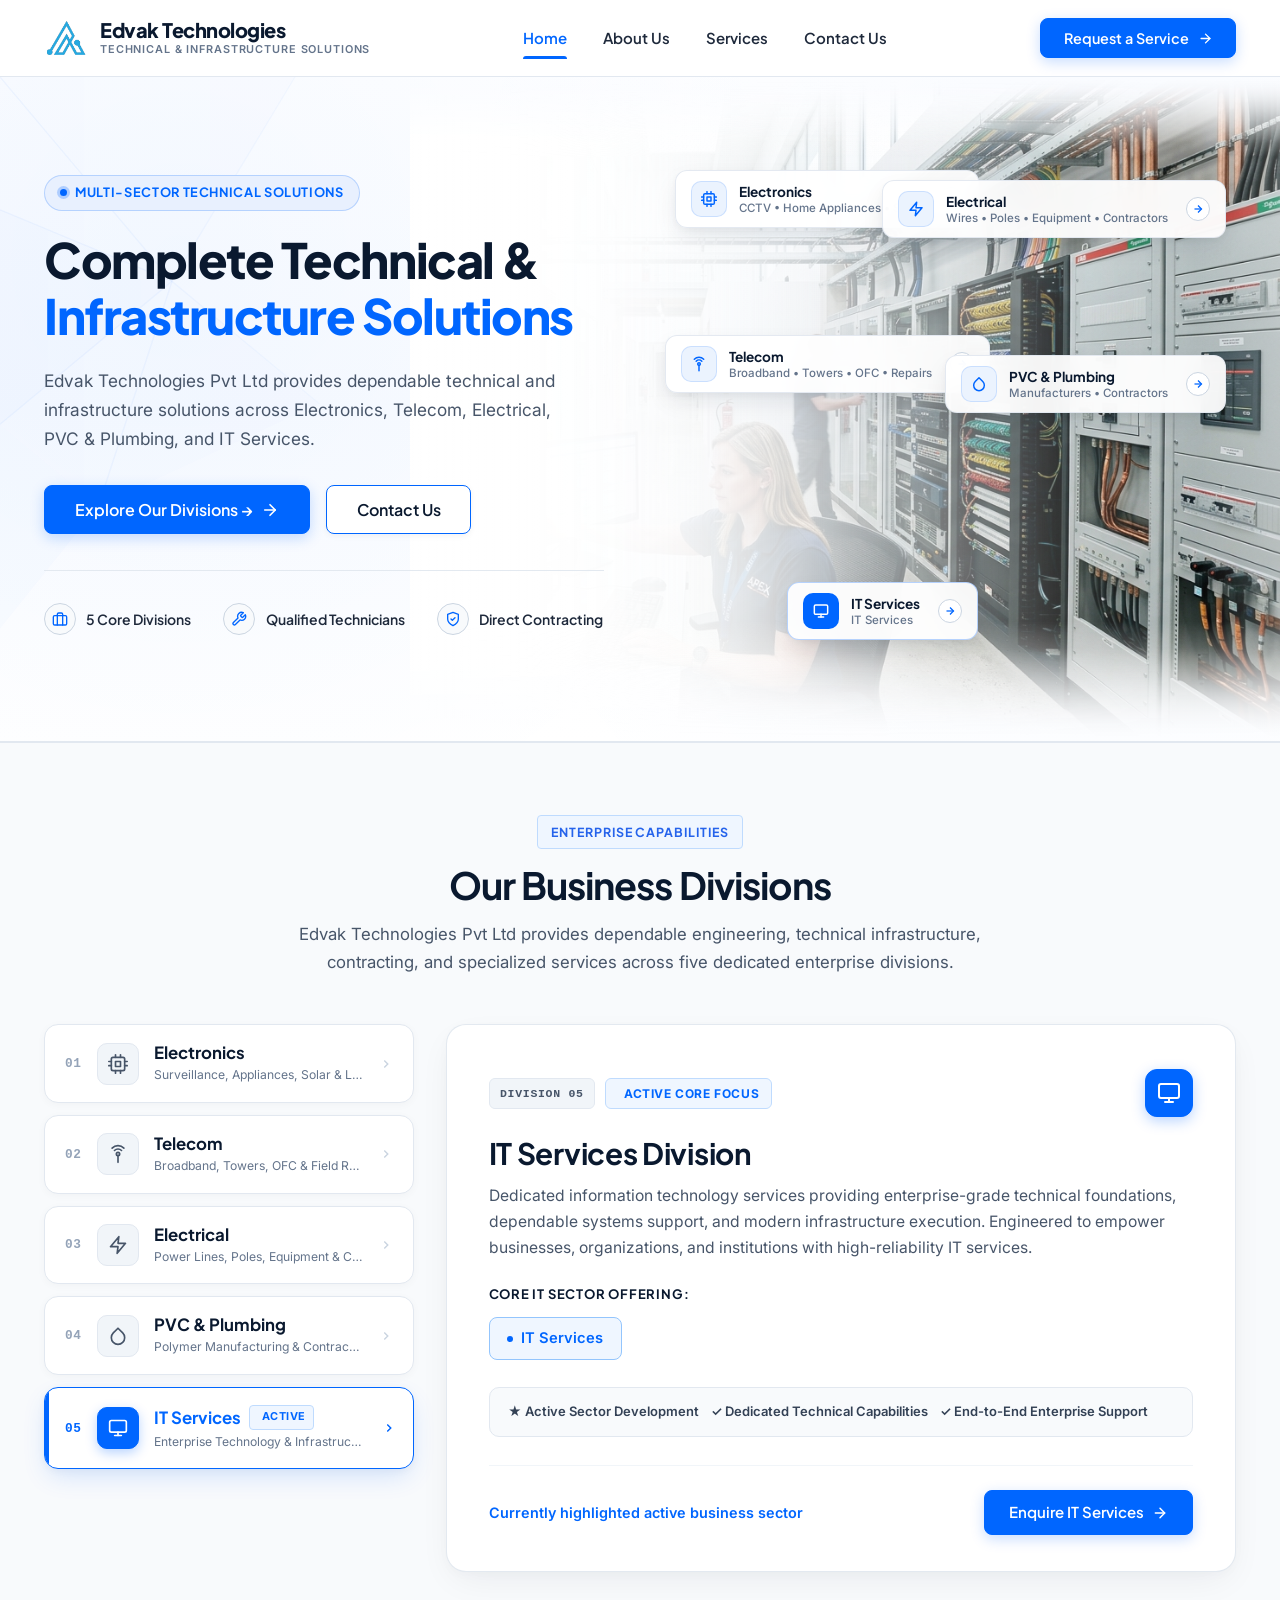
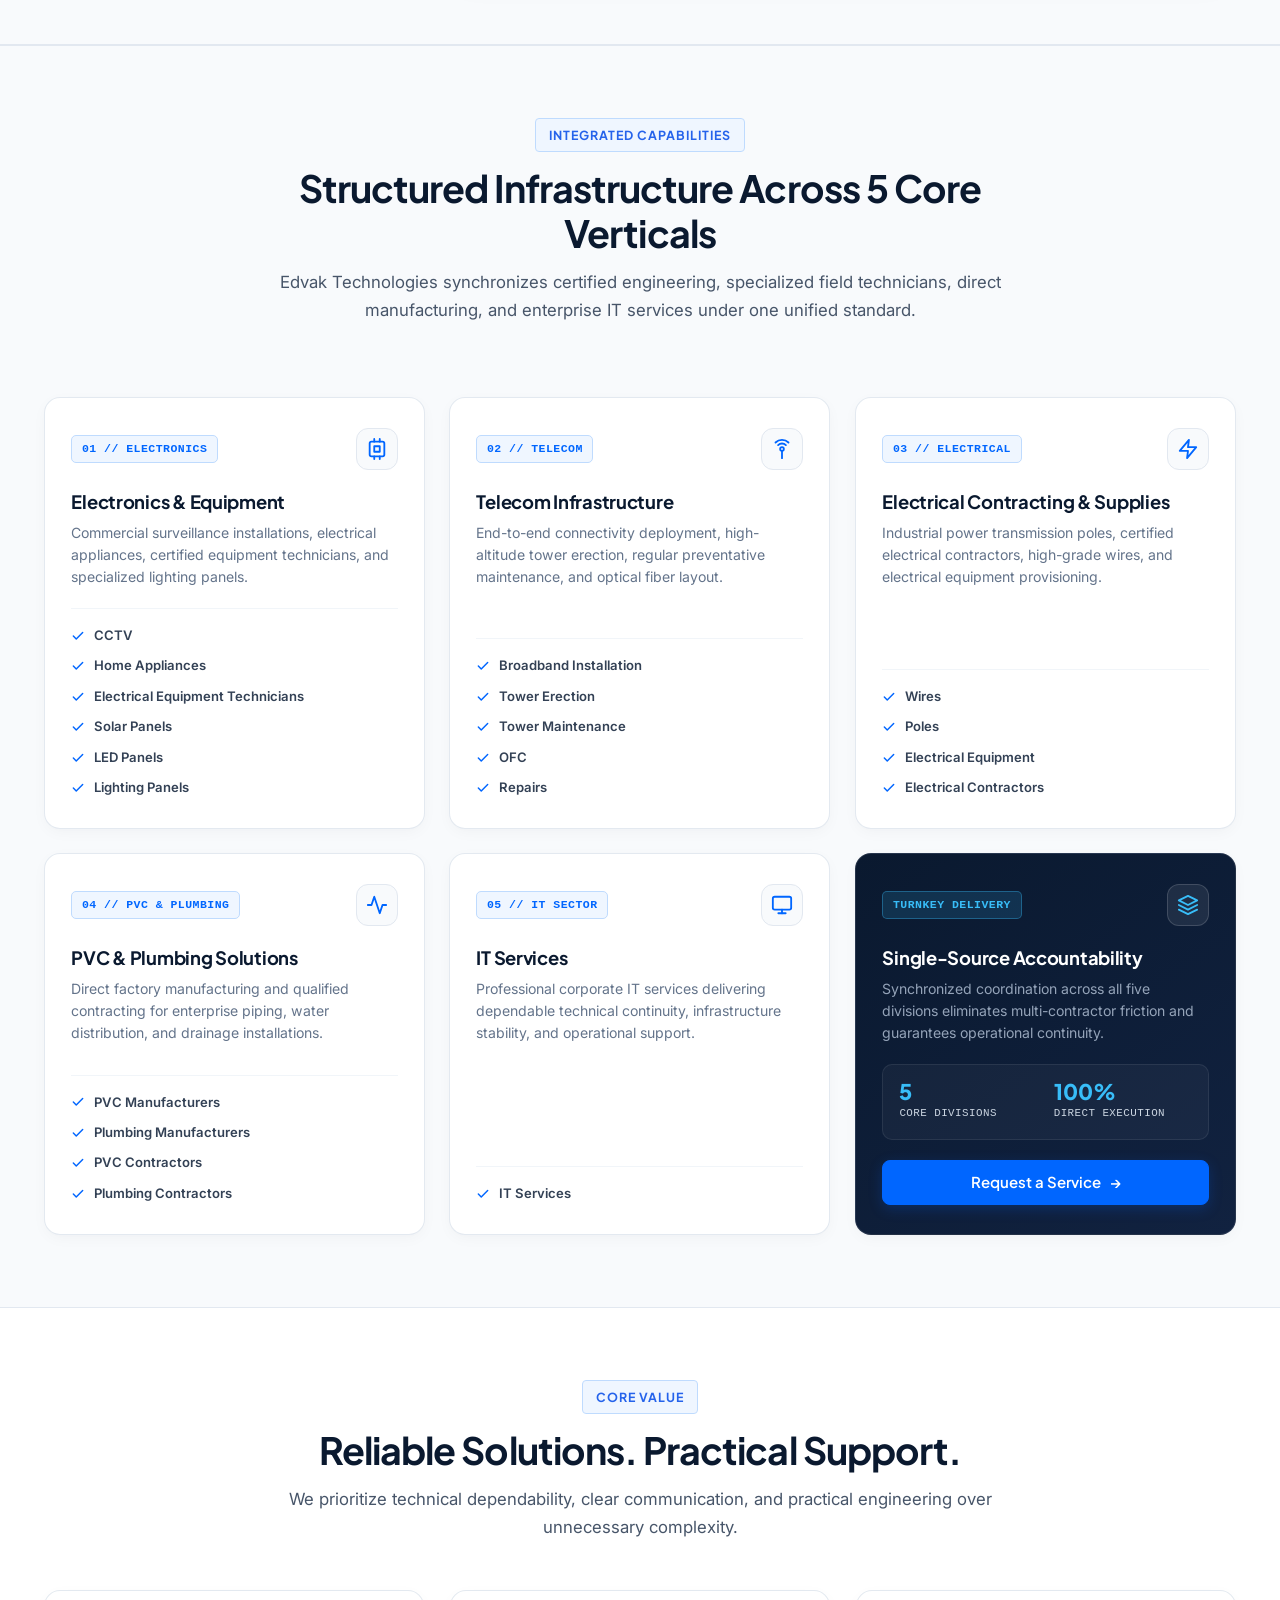
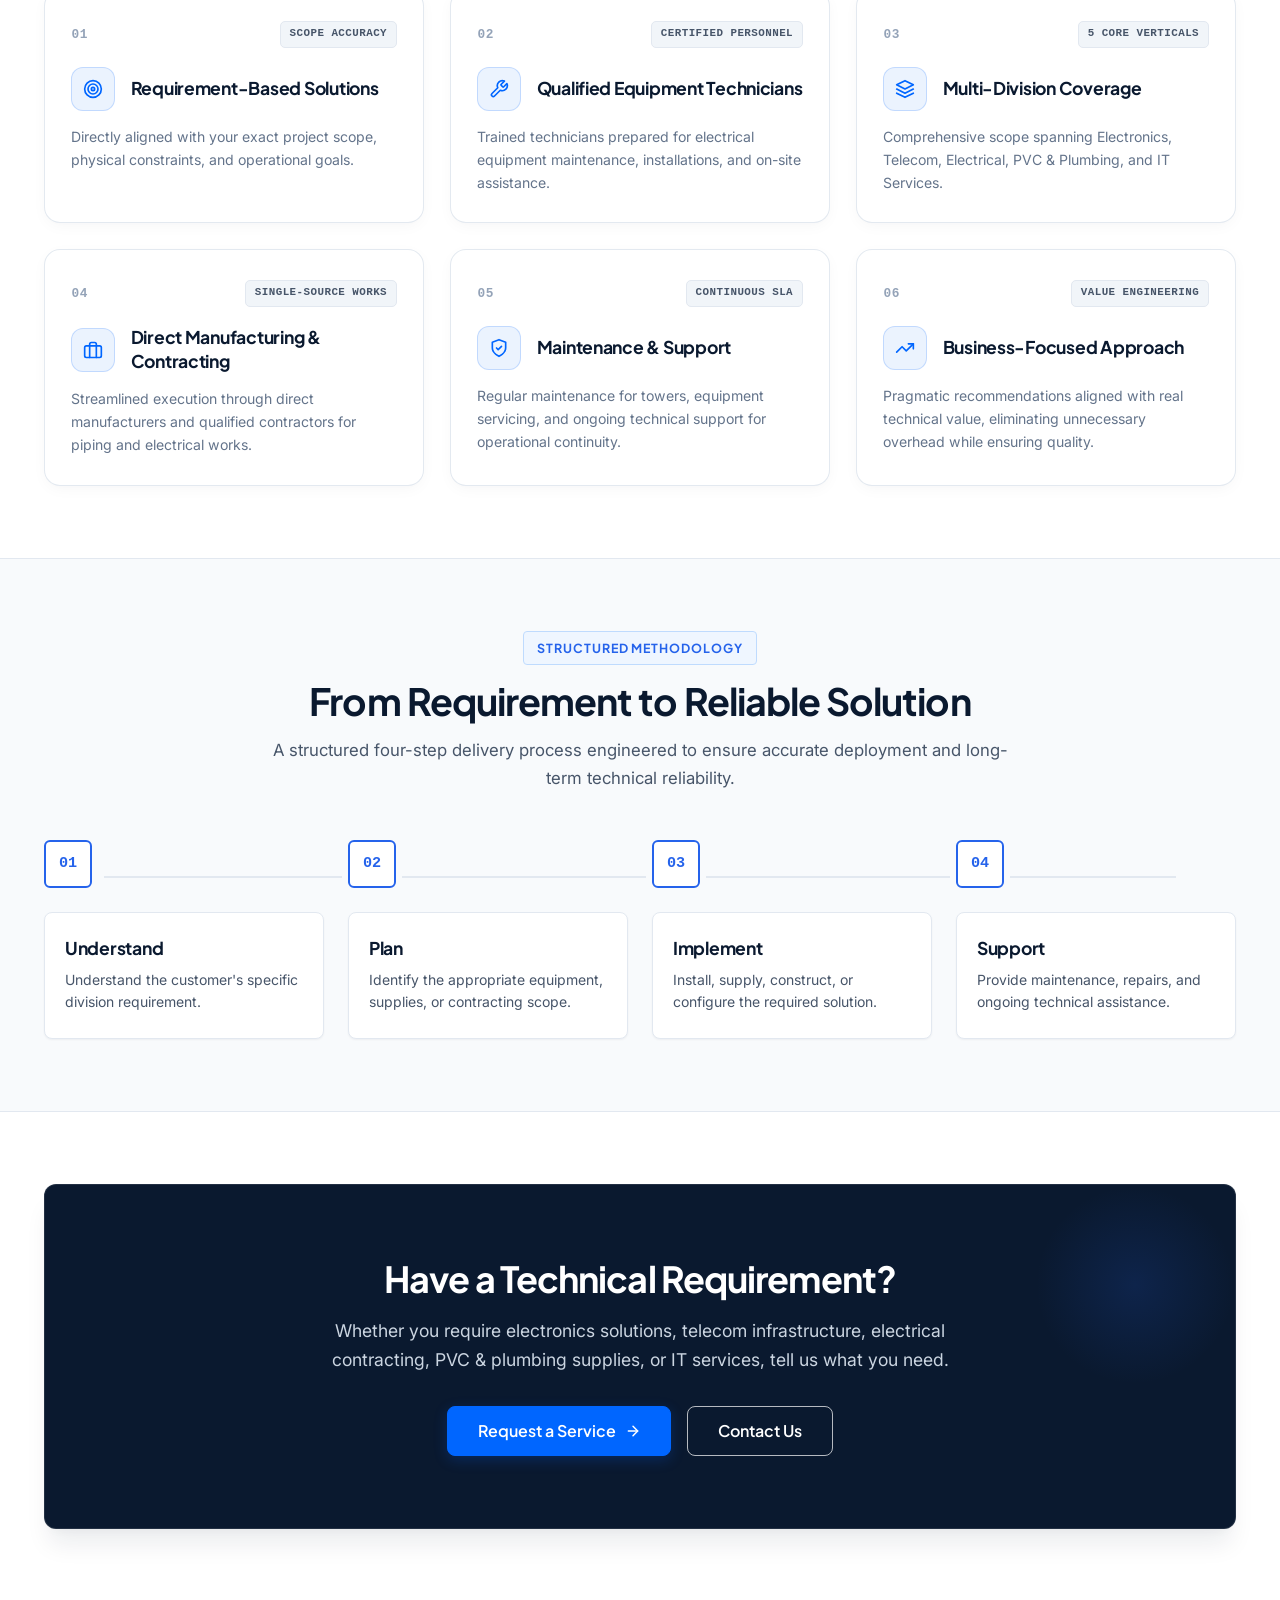
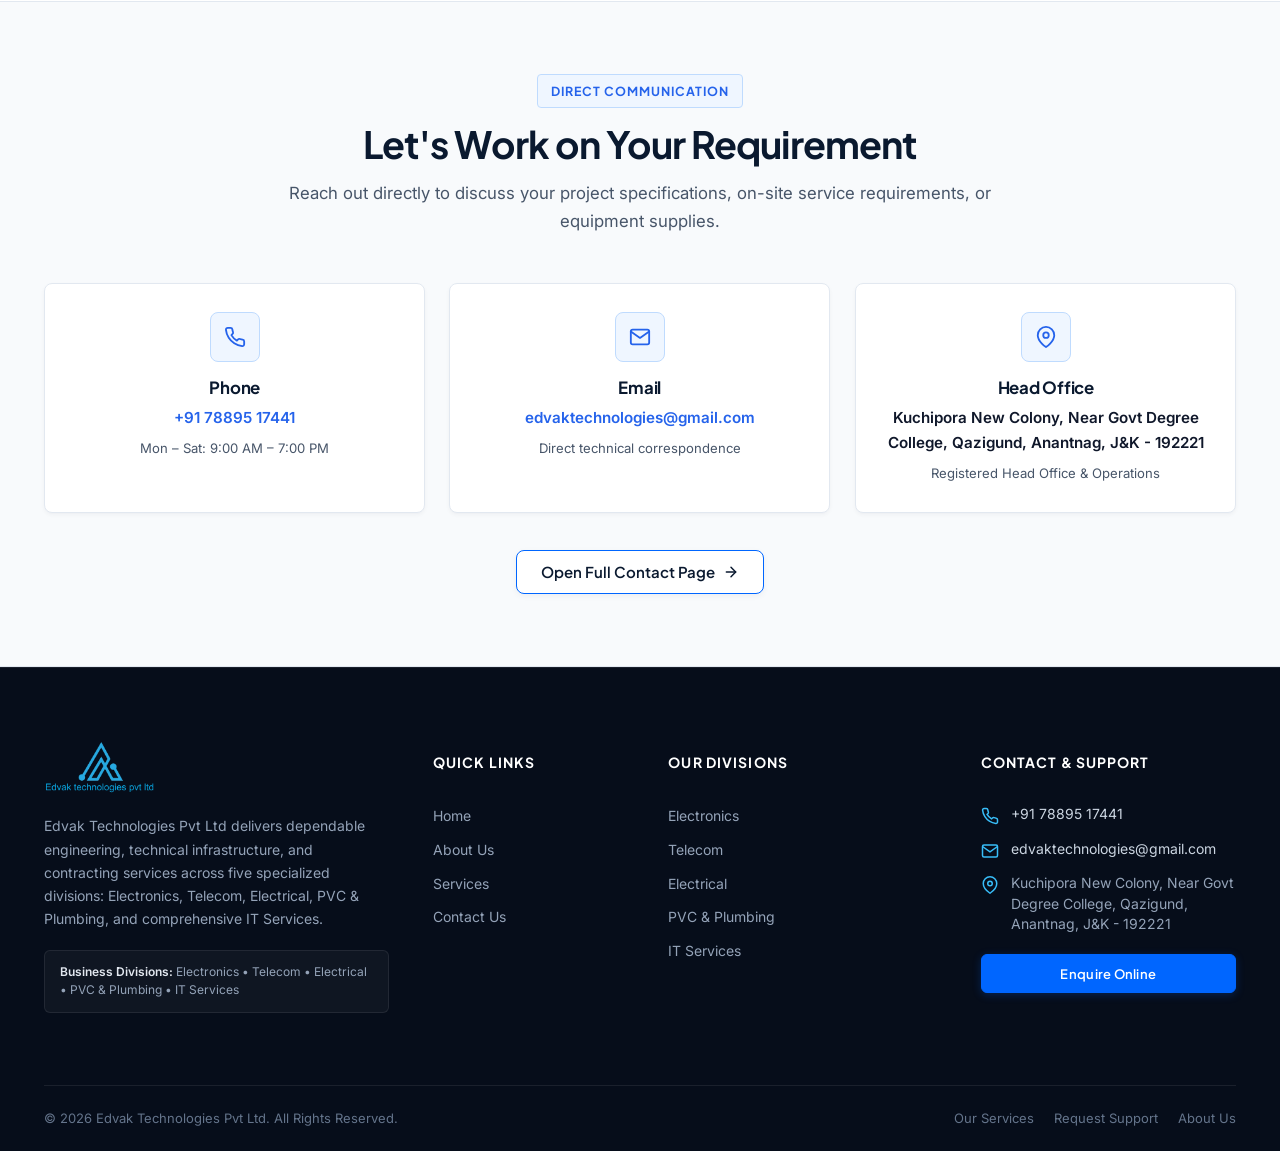
<file: index.html>
<!DOCTYPE html>
<html lang="en">
<head>
  <meta charset="UTF-8">
  <meta name="viewport" content="width=device-width, initial-scale=1.0">
  <title>Edvak Technologies Pvt Ltd | Complete Technical &amp; Infrastructure Solutions</title>
  <meta name="description" content="Edvak Technologies Pvt Ltd provides multi-sector technical and infrastructure solutions across Electronics, Telecom, Electrical, PVC &amp; Plumbing, and IT Services.">
  <link rel="canonical" href="https://www.example.com/">
  
  <!-- Open Graph Metadata -->
  <meta property="og:type" content="website">
  <meta property="og:title" content="Edvak Technologies Pvt Ltd | Complete Technical &amp; Infrastructure Solutions">
  <meta property="og:description" content="Edvak Technologies Pvt Ltd provides multi-sector technical and infrastructure solutions across Electronics, Telecom, Electrical, PVC &amp; Plumbing, and IT Services.">
  <meta property="og:url" content="https://www.example.com/">

  <!-- Google Fonts: Inter & Plus Jakarta Sans -->
  <link rel="preconnect" href="https://fonts.googleapis.com">
  <link rel="preconnect" href="https://fonts.gstatic.com" crossorigin>
  <link href="https://fonts.googleapis.com/css2?family=Inter:wght@400;500;600;700&family=Plus+Jakarta+Sans:wght@500;600;700;800&display=swap" rel="stylesheet">

  <!-- Core Stylesheets -->
  <link rel="stylesheet" href="css/style.css">
  <link rel="stylesheet" href="css/responsive.css">

  <!-- Structured Data: Organization -->
  <script type="application/ld+json">
  {
    "@context": "https://schema.org",
    "@type": "Organization",
    "name": "Edvak Technologies Pvt Ltd",
    "url": "https://www.example.com/",
    "logo": "https://www.example.com/assets/images/edvak-mark.png",
    "contactPoint": {
      "@type": "ContactPoint",
      "telephone": "+91 78895 17441",
      "contactType": "customer service",
      "email": "edvaktechnologies@gmail.com"
    }
  }
  </script>
</head>
<body>


  <!-- Global Header & Navigation -->
  <header class="site-header" id="main-header">
    <div class="container header-inner">
      <a href="index.html" class="brand-logo" aria-label="Edvak Technologies Pvt Ltd Home">
        <img src="assets/images/edvak-mark.png" alt="Edvak Technologies Logo" class="brand-logo-img">
        <div class="brand-text">
          <span class="brand-name">Edvak Technologies</span>
          <span class="brand-subtitle">Technical &amp; Infrastructure Solutions</span>
        </div>
      </a>

      <!-- Desktop & Mobile Navigation Wrapper -->
      <div class="nav-menu-wrapper" id="primary-navigation-wrapper">
        <nav aria-label="Primary Website Navigation">
          <ul class="nav-menu">
            <li><a href="index.html" class="nav-link active" aria-current="page">Home</a></li>
            <li><a href="about.html" class="nav-link">About Us</a></li>
            <li><a href="services.html" class="nav-link">Services</a></li>
            <li><a href="contact.html" class="nav-link">Contact Us</a></li>
            <li class="mobile-drawer-cta" style="display:none;">
              <a href="contact.html" class="btn btn-primary btn-block btn-shimmer">Request a Service</a>
            </li>
          </ul>
        </nav>
      </div>

      <div class="header-cta">
        <a href="contact.html" class="btn btn-nav-cta">
          Request a Service
          <svg width="15" height="15" viewBox="0 0 24 24" fill="none" stroke="currentColor" stroke-width="2.2" stroke-linecap="round" stroke-linejoin="round" aria-hidden="true"><line x1="5" y1="12" x2="19" y2="12"></line><polyline points="12 5 19 12 12 19"></polyline></svg>
        </a>
        <button class="mobile-nav-toggle" aria-label="Toggle navigation menu" aria-expanded="false" aria-controls="primary-navigation-wrapper">
          <svg width="24" height="24" viewBox="0 0 24 24" fill="none" stroke="currentColor" stroke-width="2" stroke-linecap="round" stroke-linejoin="round">
            <line x1="3" y1="12" x2="21" y2="12"></line>
            <line x1="3" y1="6" x2="21" y2="6"></line>
            <line x1="3" y1="18" x2="21" y2="18"></line>
          </svg>
        </button>
      </div>
    </div>
  </header>

  <main>
    <!-- 1. HERO SECTION: COMPLETE TECHNICAL & INFRASTRUCTURE SOLUTIONS -->
    <section class="hero-section" aria-labelledby="hero-heading">
      <!-- Subtle polygonal geometric facet watermark on the left -->
      <div class="hero-facet-backdrop" aria-hidden="true">
        <svg viewBox="0 0 500 650" preserveAspectRatio="none">
          <polygon points="0,0 240,0 140,200 0,130" fill="rgba(0,102,255,0.02)"></polygon>
          <polygon points="0,130 140,200 0,340" fill="rgba(0,102,255,0.035)"></polygon>
          <polygon points="140,200 260,320 80,420 0,340" fill="rgba(0,102,255,0.018)"></polygon>
          <polygon points="0,340 80,420 0,540" fill="rgba(0,102,255,0.028)"></polygon>
          <line x1="0" y1="0" x2="140" y2="200" stroke="rgba(0,102,255,0.065)" stroke-width="1.2"></line>
          <line x1="140" y1="200" x2="240" y2="0" stroke="rgba(0,102,255,0.065)" stroke-width="1.2"></line>
          <line x1="140" y1="200" x2="260" y2="320" stroke="rgba(0,102,255,0.065)" stroke-width="1.2"></line>
          <line x1="0" y1="130" x2="140" y2="200" stroke="rgba(0,102,255,0.065)" stroke-width="1.2"></line>
          <line x1="0" y1="340" x2="140" y2="200" stroke="rgba(0,102,255,0.065)" stroke-width="1.2"></line>
          <line x1="140" y1="200" x2="80" y2="420" stroke="rgba(0,102,255,0.065)" stroke-width="1.2"></line>
        </svg>
      </div>

      <!-- Photographic Infrastructure Visual: Spans right side, fading smoothly into the clean background -->
      <div class="hero-workspace-backdrop" aria-hidden="true">
        <img src="assets/images/hero-infrastructure.jpg" alt="" class="hero-backdrop-img">
        <div class="hero-backdrop-gradient"></div>
      </div>

      <div class="container hero-container">
        <div class="hero-grid">
          <!-- Left Hero Content Column (~50%) -->
          <div class="hero-content">
            <div class="hero-badge">
              <span class="hero-badge-dot"></span>
              MULTI-SECTOR TECHNICAL SOLUTIONS
            </div>
            <h1 id="hero-heading" class="hero-title">
              Complete Technical &amp;<br>
              <span class="hero-highlight">Infrastructure Solutions</span>
            </h1>
            <p class="hero-description">
              Edvak Technologies Pvt Ltd provides dependable technical and infrastructure solutions across Electronics, Telecom, Electrical, PVC &amp; Plumbing, and IT Services.
            </p>
            <div class="hero-actions">
              <a href="#divisions-section" class="btn btn-hero-primary btn-shimmer">
                Explore Our Divisions &rarr;
                <svg width="18" height="18" viewBox="0 0 24 24" fill="none" stroke="currentColor" stroke-width="2.2" stroke-linecap="round" stroke-linejoin="round" aria-hidden="true"><line x1="5" y1="12" x2="19" y2="12"></line><polyline points="12 5 19 12 12 19"></polyline></svg>
              </a>
              <a href="contact.html" class="btn btn-hero-secondary">Contact Us</a>
            </div>

            <!-- 3 Supporting Points / Highlights -->
            <div class="hero-features-strip">
              <div class="hero-feature-item">
                <div class="feature-icon-circle">
                  <svg width="16" height="16" viewBox="0 0 24 24" fill="none" stroke="currentColor" stroke-width="2" stroke-linecap="round" stroke-linejoin="round" aria-hidden="true"><rect x="2" y="7" width="20" height="14" rx="2" ry="2"></rect><path d="M16 21V5a2 2 0 0 0-2-2h-4a2 2 0 0 0-2 2v16"></path></svg>
                </div>
                <span>5 Core Divisions</span>
              </div>
              <div class="hero-feature-item">
                <div class="feature-icon-circle">
                  <svg width="16" height="16" viewBox="0 0 24 24" fill="none" stroke="currentColor" stroke-width="2" stroke-linecap="round" stroke-linejoin="round" aria-hidden="true"><path d="M14.7 6.3a1 1 0 0 0 0 1.4l1.6 1.6a1 1 0 0 0 1.4 0l3.77-3.77a6 6 0 0 1-7.94 7.94l-6.91 6.91a2.12 2.12 0 0 1-3-3l6.91-6.91a6 6 0 0 1 7.94-7.94l-3.76 3.76z"></path></svg>
                </div>
                <span>Qualified Technicians</span>
              </div>
              <div class="hero-feature-item">
                <div class="feature-icon-circle">
                  <svg width="16" height="16" viewBox="0 0 24 24" fill="none" stroke="currentColor" stroke-width="2" stroke-linecap="round" stroke-linejoin="round" aria-hidden="true"><path d="M12 22s8-4 8-10V5l-8-3-8 3v7c0 6 8 10 8 10z"></path><polyline points="9 12 11 14 15 10"></polyline></svg>
                </div>
                <span>Direct Contracting</span>
              </div>
            </div>
          </div>

          <!-- Right Technical Infrastructure Visual & Floating Division Cards Column (~50%) -->
          <div class="hero-visual">
            <div class="hero-stage-container" aria-label="Technical Infrastructure and Business Divisions">
              <!-- Mobile/Tablet Grounded Visual -->
              <div class="hero-mobile-image-card">
                <img src="assets/images/hero-infrastructure.jpg" alt="Edvak Technical and Infrastructure Operations" width="640" height="360" class="hero-workspace-img" loading="eager">
              </div>

              <!-- 5 Floating Division Cards Representing the 5 Actual Business Divisions -->
              <!-- Card 1: Electronics -->
              <a href="#division-electronics" class="hero-floating-card card-electronics" aria-label="Electronics Division">
                <div class="floating-card-icon">
                  <svg width="16" height="16" viewBox="0 0 24 24" fill="none" stroke="currentColor" stroke-width="2.2" stroke-linecap="round" stroke-linejoin="round" aria-hidden="true"><rect x="4" y="4" width="16" height="16" rx="2"></rect><rect x="9" y="9" width="6" height="6"></rect><line x1="9" y1="1" x2="9" y2="4"></line><line x1="15" y1="1" x2="15" y2="4"></line><line x1="9" y1="20" x2="9" y2="23"></line><line x1="15" y1="20" x2="15" y2="23"></line><line x1="20" y1="9" x2="23" y2="9"></line><line x1="20" y1="14" x2="23" y2="14"></line><line x1="1" y1="9" x2="4" y2="9"></line><line x1="1" y1="14" x2="4" y2="14"></line></svg>
                </div>
                <div class="floating-card-text">
                  <span class="floating-card-title">Electronics</span>
                  <span class="floating-card-sub">CCTV &bull; Home Appliances &bull; Solar</span>
                </div>
                <div class="floating-card-arrow" aria-hidden="true">
                  <svg width="12" height="12" viewBox="0 0 24 24" fill="none" stroke="currentColor" stroke-width="2.5"><line x1="5" y1="12" x2="19" y2="12"></line><polyline points="12 5 19 12 12 19"></polyline></svg>
                </div>
              </a>

              <!-- Card 2: Telecom -->
              <a href="#division-telecom" class="hero-floating-card card-telecom" aria-label="Telecom Division">
                <div class="floating-card-icon">
                  <svg width="16" height="16" viewBox="0 0 24 24" fill="none" stroke="currentColor" stroke-width="2.2" stroke-linecap="round" stroke-linejoin="round" aria-hidden="true"><path d="M4.93 4.93a10 10 0 0 1 14.14 0"></path><path d="M7.76 7.76a6 6 0 0 1 8.48 0"></path><circle cx="12" cy="12" r="2"></circle><path d="M12 14v8"></path></svg>
                </div>
                <div class="floating-card-text">
                  <span class="floating-card-title">Telecom</span>
                  <span class="floating-card-sub">Broadband &bull; Towers &bull; OFC &bull; Repairs</span>
                </div>
                <div class="floating-card-arrow" aria-hidden="true">
                  <svg width="12" height="12" viewBox="0 0 24 24" fill="none" stroke="currentColor" stroke-width="2.5"><line x1="5" y1="12" x2="19" y2="12"></line><polyline points="12 5 19 12 12 19"></polyline></svg>
                </div>
              </a>

              <!-- Card 3: Electrical -->
              <a href="#division-electrical" class="hero-floating-card card-electrical" aria-label="Electrical Division">
                <div class="floating-card-icon">
                  <svg width="16" height="16" viewBox="0 0 24 24" fill="none" stroke="currentColor" stroke-width="2.2" stroke-linecap="round" stroke-linejoin="round" aria-hidden="true"><polygon points="13 2 3 14 12 14 11 22 21 10 12 10 13 2"></polygon></svg>
                </div>
                <div class="floating-card-text">
                  <span class="floating-card-title">Electrical</span>
                  <span class="floating-card-sub">Wires &bull; Poles &bull; Equipment &bull; Contractors</span>
                </div>
                <div class="floating-card-arrow" aria-hidden="true">
                  <svg width="12" height="12" viewBox="0 0 24 24" fill="none" stroke="currentColor" stroke-width="2.5"><line x1="5" y1="12" x2="19" y2="12"></line><polyline points="12 5 19 12 12 19"></polyline></svg>
                </div>
              </a>

              <!-- Card 4: PVC & Plumbing -->
              <a href="#division-plumbing" class="hero-floating-card card-plumbing" aria-label="PVC and Plumbing Division">
                <div class="floating-card-icon">
                  <svg width="16" height="16" viewBox="0 0 24 24" fill="none" stroke="currentColor" stroke-width="2.2" stroke-linecap="round" stroke-linejoin="round" aria-hidden="true"><path d="M12 2.69l5.66 5.66a8 8 0 1 1-11.31 0z"></path></svg>
                </div>
                <div class="floating-card-text">
                  <span class="floating-card-title">PVC &amp; Plumbing</span>
                  <span class="floating-card-sub">Manufacturers &bull; Contractors</span>
                </div>
                <div class="floating-card-arrow" aria-hidden="true">
                  <svg width="12" height="12" viewBox="0 0 24 24" fill="none" stroke="currentColor" stroke-width="2.5"><line x1="5" y1="12" x2="19" y2="12"></line><polyline points="12 5 19 12 12 19"></polyline></svg>
                </div>
              </a>

              <!-- Card 5: IT Services -->
              <a href="#division-it" class="hero-floating-card card-it-services" aria-label="IT Services Division">
                <div class="floating-card-icon">
                  <svg width="16" height="16" viewBox="0 0 24 24" fill="none" stroke="currentColor" stroke-width="2.2" stroke-linecap="round" stroke-linejoin="round" aria-hidden="true"><rect x="2" y="3" width="20" height="14" rx="2" ry="2"></rect><line x1="8" y1="21" x2="16" y2="21"></line><line x1="12" y1="17" x2="12" y2="21"></line></svg>
                </div>
                <div class="floating-card-text">
                  <span class="floating-card-title">IT Services</span>
                  <span class="floating-card-sub">IT Services</span>
                </div>
                <div class="floating-card-arrow" aria-hidden="true">
                  <svg width="12" height="12" viewBox="0 0 24 24" fill="none" stroke="currentColor" stroke-width="2.5"><line x1="5" y1="12" x2="19" y2="12"></line><polyline points="12 5 19 12 12 19"></polyline></svg>
                </div>
              </a>
            </div>
          </div>
        </div>
      </div>
    </section>

    <!-- ==========================================================================
         SECTION 2: OUR BUSINESS DIVISIONS
         Interactive Enterprise Division Hub (Master-Detail Showcase)
         ========================================================================== -->
    <section class="section section-alt" id="divisions-section" aria-labelledby="divisions-heading">
      <div class="container">
        <div class="section-header">
          <span class="section-tag">Enterprise Capabilities</span>
          <h2 id="divisions-heading" class="section-title">Our Business Divisions</h2>
          <p class="section-description">
            Edvak Technologies Pvt Ltd provides dependable engineering, technical infrastructure, contracting, and specialized services across five dedicated enterprise divisions.
          </p>
        </div>

        <div class="division-hub-wrapper">
          <!-- Left Navigation Dock: 5 Divisions Selector Tabs -->
          <div class="hub-nav-dock" role="tablist" aria-label="Business Divisions Selector">
            <!-- Tab 1: Electronics -->
            <button class="hub-nav-item theme-electronics" id="tab-electronics" role="tab" aria-selected="false" aria-controls="panel-electronics" data-target="panel-electronics">
              <span class="hub-item-num">01</span>
              <div class="hub-item-icon">
                <svg width="20" height="20" viewBox="0 0 24 24" fill="none" stroke="currentColor" stroke-width="2" stroke-linecap="round" stroke-linejoin="round"><rect x="4" y="4" width="16" height="16" rx="2"></rect><rect x="9" y="9" width="6" height="6"></rect><line x1="9" y1="1" x2="9" y2="4"></line><line x1="15" y1="1" x2="15" y2="4"></line><line x1="9" y1="20" x2="9" y2="23"></line><line x1="15" y1="20" x2="15" y2="23"></line><line x1="20" y1="9" x2="23" y2="9"></line><line x1="20" y1="14" x2="23" y2="14"></line><line x1="1" y1="9" x2="4" y2="9"></line><line x1="1" y1="14" x2="4" y2="14"></line></svg>
              </div>
              <div class="hub-item-text">
                <span class="hub-item-title">Electronics</span>
                <span class="hub-item-sub">Surveillance, Appliances, Solar &amp; Lighting</span>
              </div>
              <div class="hub-item-arrow" aria-hidden="true">
                <svg width="14" height="14" viewBox="0 0 24 24" fill="none" stroke="currentColor" stroke-width="2.5"><polyline points="9 18 15 12 9 6"></polyline></svg>
              </div>
            </button>

            <!-- Tab 2: Telecom -->
            <button class="hub-nav-item theme-telecom" id="tab-telecom" role="tab" aria-selected="false" aria-controls="panel-telecom" data-target="panel-telecom">
              <span class="hub-item-num">02</span>
              <div class="hub-item-icon">
                <svg width="20" height="20" viewBox="0 0 24 24" fill="none" stroke="currentColor" stroke-width="2" stroke-linecap="round" stroke-linejoin="round"><path d="M4.93 4.93a10 10 0 0 1 14.14 0"></path><path d="M7.76 7.76a6 6 0 0 1 8.48 0"></path><circle cx="12" cy="12" r="2"></circle><path d="M12 14v8"></path></svg>
              </div>
              <div class="hub-item-text">
                <span class="hub-item-title">Telecom</span>
                <span class="hub-item-sub">Broadband, Towers, OFC &amp; Field Repairs</span>
              </div>
              <div class="hub-item-arrow" aria-hidden="true">
                <svg width="14" height="14" viewBox="0 0 24 24" fill="none" stroke="currentColor" stroke-width="2.5"><polyline points="9 18 15 12 9 6"></polyline></svg>
              </div>
            </button>

            <!-- Tab 3: Electrical -->
            <button class="hub-nav-item theme-electrical" id="tab-electrical" role="tab" aria-selected="false" aria-controls="panel-electrical" data-target="panel-electrical">
              <span class="hub-item-num">03</span>
              <div class="hub-item-icon">
                <svg width="20" height="20" viewBox="0 0 24 24" fill="none" stroke="currentColor" stroke-width="2" stroke-linecap="round" stroke-linejoin="round"><polygon points="13 2 3 14 12 14 11 22 21 10 12 10 13 2"></polygon></svg>
              </div>
              <div class="hub-item-text">
                <span class="hub-item-title">Electrical</span>
                <span class="hub-item-sub">Power Lines, Poles, Equipment &amp; Contractors</span>
              </div>
              <div class="hub-item-arrow" aria-hidden="true">
                <svg width="14" height="14" viewBox="0 0 24 24" fill="none" stroke="currentColor" stroke-width="2.5"><polyline points="9 18 15 12 9 6"></polyline></svg>
              </div>
            </button>

            <!-- Tab 4: PVC & Plumbing -->
            <button class="hub-nav-item theme-plumbing" id="tab-plumbing" role="tab" aria-selected="false" aria-controls="panel-plumbing" data-target="panel-plumbing">
              <span class="hub-item-num">04</span>
              <div class="hub-item-icon">
                <svg width="20" height="20" viewBox="0 0 24 24" fill="none" stroke="currentColor" stroke-width="2" stroke-linecap="round" stroke-linejoin="round"><path d="M12 2.69l5.66 5.66a8 8 0 1 1-11.31 0z"></path></svg>
              </div>
              <div class="hub-item-text">
                <span class="hub-item-title">PVC &amp; Plumbing</span>
                <span class="hub-item-sub">Polymer Manufacturing &amp; Contracting</span>
              </div>
              <div class="hub-item-arrow" aria-hidden="true">
                <svg width="14" height="14" viewBox="0 0 24 24" fill="none" stroke="currentColor" stroke-width="2.5"><polyline points="9 18 15 12 9 6"></polyline></svg>
              </div>
            </button>

            <!-- Tab 5: IT Services (ACTIVE / HIGHLIGHTED) -->
            <button class="hub-nav-item theme-it active" id="tab-it" role="tab" aria-selected="true" aria-controls="panel-it" data-target="panel-it">
              <span class="hub-item-num">05</span>
              <div class="hub-item-icon">
                <svg width="20" height="20" viewBox="0 0 24 24" fill="none" stroke="currentColor" stroke-width="2" stroke-linecap="round" stroke-linejoin="round"><rect x="2" y="3" width="20" height="14" rx="2" ry="2"></rect><line x1="8" y1="21" x2="16" y2="21"></line><line x1="12" y1="17" x2="12" y2="21"></line></svg>
              </div>
              <div class="hub-item-text">
                <div class="hub-title-row">
                  <span class="hub-item-title">IT Services</span>
                  <span class="hub-badge-pulse"><span class="pulse-dot"></span> Active</span>
                </div>
                <span class="hub-item-sub">Enterprise Technology &amp; Infrastructure</span>
              </div>
              <div class="hub-item-arrow" aria-hidden="true">
                <svg width="14" height="14" viewBox="0 0 24 24" fill="none" stroke="currentColor" stroke-width="2.5"><polyline points="9 18 15 12 9 6"></polyline></svg>
              </div>
            </button>
          </div>

          <!-- Right Showcase Stage: Dynamic Detail Panels -->
          <div class="hub-stage" id="hub-stage-container">
            <!-- Panel 1: Electronics -->
            <div class="hub-panel theme-electronics" id="panel-electronics" role="tabpanel" aria-labelledby="tab-electronics">
              <div class="hub-panel-header">
                <div class="hub-panel-badges">
                  <span class="panel-chip">DIVISION 01</span>
                  <span class="panel-category-pill">Hardware &amp; Energy</span>
                </div>
                <div class="hub-panel-icon-circle">
                  <svg width="24" height="24" viewBox="0 0 24 24" fill="none" stroke="currentColor" stroke-width="2" stroke-linecap="round" stroke-linejoin="round"><rect x="4" y="4" width="16" height="16" rx="2"></rect><rect x="9" y="9" width="6" height="6"></rect><line x1="9" y1="1" x2="9" y2="4"></line><line x1="15" y1="1" x2="15" y2="4"></line><line x1="9" y1="20" x2="9" y2="23"></line><line x1="15" y1="20" x2="15" y2="23"></line><line x1="20" y1="9" x2="23" y2="9"></line><line x1="20" y1="14" x2="23" y2="14"></line><line x1="1" y1="9" x2="4" y2="9"></line><line x1="1" y1="14" x2="4" y2="14"></line></svg>
                </div>
              </div>
              <h3 class="hub-panel-title">Electronics Division</h3>
              <p class="hub-panel-desc">
                Comprehensive electronics infrastructure providing high-definition surveillance systems, appliance maintenance, certified technicians for all electrical equipment, and clean-energy solar and LED illumination panels for commercial and residential facilities.
              </p>

              <div class="hub-services-block">
                <h4 class="hub-services-heading">Core Services &amp; Equipment Provided:</h4>
                <div class="hub-services-grid">
                  <div class="hub-service-capsule"><span class="capsule-dot"></span> CCTV</div>
                  <div class="hub-service-capsule"><span class="capsule-dot"></span> Home Appliances</div>
                  <div class="hub-service-capsule"><span class="capsule-dot"></span> Electrical Equipment Technicians</div>
                  <div class="hub-service-capsule"><span class="capsule-dot"></span> Solar Panels</div>
                  <div class="hub-service-capsule"><span class="capsule-dot"></span> LED Panels</div>
                  <div class="hub-service-capsule"><span class="capsule-dot"></span> Lighting Panels</div>
                </div>
              </div>

              <div class="hub-panel-meta-strip">
                <div class="hub-meta-pill">✓ Certified Field Technicians</div>
                <div class="hub-meta-pill">✓ Direct Equipment Supply</div>
                <div class="hub-meta-pill">✓ On-Site Installation &amp; AMC</div>
              </div>

              <div class="hub-panel-footer">
                <div class="hub-footer-text">
                  <span>Looking for electronics or solar deployment?</span>
                </div>
                <a href="contact.html?division=electronics" class="btn btn-primary btn-shimmer">
                  <span>Enquire Electronics</span>
                  <svg width="16" height="16" viewBox="0 0 24 24" fill="none" stroke="currentColor" stroke-width="2.2" stroke-linecap="round" stroke-linejoin="round"><line x1="5" y1="12" x2="19" y2="12"></line><polyline points="12 5 19 12 12 19"></polyline></svg>
                </a>
              </div>
            </div>

            <!-- Panel 2: Telecom -->
            <div class="hub-panel theme-telecom" id="panel-telecom" role="tabpanel" aria-labelledby="tab-telecom">
              <div class="hub-panel-header">
                <div class="hub-panel-badges">
                  <span class="panel-chip">DIVISION 02</span>
                  <span class="panel-category-pill">Network Infrastructure</span>
                </div>
                <div class="hub-panel-icon-circle">
                  <svg width="24" height="24" viewBox="0 0 24 24" fill="none" stroke="currentColor" stroke-width="2" stroke-linecap="round" stroke-linejoin="round"><path d="M4.93 4.93a10 10 0 0 1 14.14 0"></path><path d="M7.76 7.76a6 6 0 0 1 8.48 0"></path><circle cx="12" cy="12" r="2"></circle><path d="M12 14v8"></path></svg>
                </div>
              </div>
              <h3 class="hub-panel-title">Telecom Division</h3>
              <p class="hub-panel-desc">
                High-capacity connectivity solutions and turnkey telecommunications engineering—specializing in broadband installations, robust tower erection and structural maintenance, high-speed optical fiber cabling (OFC), and rapid field restoration services.
              </p>

              <div class="hub-services-block">
                <h4 class="hub-services-heading">Core Services &amp; Capabilities:</h4>
                <div class="hub-services-grid">
                  <div class="hub-service-capsule"><span class="capsule-dot"></span> Broadband Installation</div>
                  <div class="hub-service-capsule"><span class="capsule-dot"></span> Tower Erection</div>
                  <div class="hub-service-capsule"><span class="capsule-dot"></span> Tower Maintenance</div>
                  <div class="hub-service-capsule"><span class="capsule-dot"></span> OFC</div>
                  <div class="hub-service-capsule"><span class="capsule-dot"></span> Repairs</div>
                </div>
              </div>

              <div class="hub-panel-meta-strip">
                <div class="hub-meta-pill">✓ Rigging &amp; Tower Erection Teams</div>
                <div class="hub-meta-pill">✓ OFC Splicing &amp; Testing</div>
                <div class="hub-meta-pill">✓ 24/7 Field Repair Readiness</div>
              </div>

              <div class="hub-panel-footer">
                <div class="hub-footer-text">
                  <span>Need turnkey telecom contracting or maintenance?</span>
                </div>
                <a href="contact.html?division=telecom" class="btn btn-primary btn-shimmer">
                  <span>Enquire Telecom</span>
                  <svg width="16" height="16" viewBox="0 0 24 24" fill="none" stroke="currentColor" stroke-width="2.2" stroke-linecap="round" stroke-linejoin="round"><line x1="5" y1="12" x2="19" y2="12"></line><polyline points="12 5 19 12 12 19"></polyline></svg>
                </a>
              </div>
            </div>

            <!-- Panel 3: Electrical -->
            <div class="hub-panel theme-electrical" id="panel-electrical" role="tabpanel" aria-labelledby="tab-electrical">
              <div class="hub-panel-header">
                <div class="hub-panel-badges">
                  <span class="panel-chip">DIVISION 03</span>
                  <span class="panel-category-pill">Power &amp; Contracting</span>
                </div>
                <div class="hub-panel-icon-circle">
                  <svg width="24" height="24" viewBox="0 0 24 24" fill="none" stroke="currentColor" stroke-width="2" stroke-linecap="round" stroke-linejoin="round"><polygon points="13 2 3 14 12 14 11 22 21 10 12 10 13 2"></polygon></svg>
                </div>
              </div>
              <h3 class="hub-panel-title">Electrical Division</h3>
              <p class="hub-panel-desc">
                Heavy-duty commercial and industrial electrical infrastructure delivery—supplying certified high-tension and low-tension wires, distribution utility poles, substations and panel equipment, supported by licensed electrical contractors.
              </p>

              <div class="hub-services-block">
                <h4 class="hub-services-heading">Core Services &amp; Supplies:</h4>
                <div class="hub-services-grid">
                  <div class="hub-service-capsule"><span class="capsule-dot"></span> Wires</div>
                  <div class="hub-service-capsule"><span class="capsule-dot"></span> Poles</div>
                  <div class="hub-service-capsule"><span class="capsule-dot"></span> Electrical Equipment</div>
                  <div class="hub-service-capsule"><span class="capsule-dot"></span> Electrical Contractors</div>
                </div>
              </div>

              <div class="hub-panel-meta-strip">
                <div class="hub-meta-pill">✓ Licensed Electrical Contractors</div>
                <div class="hub-meta-pill">✓ Commercial &amp; Industrial Power</div>
                <div class="hub-meta-pill">✓ Certified Utility Poles &amp; Wires</div>
              </div>

              <div class="hub-panel-footer">
                <div class="hub-footer-text">
                  <span>Planning industrial wiring or contracting works?</span>
                </div>
                <a href="contact.html?division=electrical" class="btn btn-primary btn-shimmer">
                  <span>Enquire Electrical</span>
                  <svg width="16" height="16" viewBox="0 0 24 24" fill="none" stroke="currentColor" stroke-width="2.2" stroke-linecap="round" stroke-linejoin="round"><line x1="5" y1="12" x2="19" y2="12"></line><polyline points="12 5 19 12 12 19"></polyline></svg>
                </a>
              </div>
            </div>

            <!-- Panel 4: PVC & Plumbing -->
            <div class="hub-panel theme-plumbing" id="panel-plumbing" role="tabpanel" aria-labelledby="tab-plumbing">
              <div class="hub-panel-header">
                <div class="hub-panel-badges">
                  <span class="panel-chip">DIVISION 04</span>
                  <span class="panel-category-pill">Manufacturing &amp; Utilities</span>
                </div>
                <div class="hub-panel-icon-circle">
                  <svg width="24" height="24" viewBox="0 0 24 24" fill="none" stroke="currentColor" stroke-width="2" stroke-linecap="round" stroke-linejoin="round"><path d="M12 2.69l5.66 5.66a8 8 0 1 1-11.31 0z"></path></svg>
                </div>
              </div>
              <h3 class="hub-panel-title">PVC &amp; Plumbing Division</h3>
              <p class="hub-panel-desc">
                Precision polymer manufacturing and commercial utility infrastructure—encompassing high-durability PVC product manufacturing, plumbing product fabrication, utility-grade PVC contracting, and licensed plumbing contractor executions.
              </p>

              <div class="hub-services-block">
                <h4 class="hub-services-heading">Core Manufacturing &amp; Contracting Offerings:</h4>
                <div class="hub-services-grid">
                  <div class="hub-service-capsule"><span class="capsule-dot"></span> PVC Manufacturers</div>
                  <div class="hub-service-capsule"><span class="capsule-dot"></span> Plumbing Manufacturers</div>
                  <div class="hub-service-capsule"><span class="capsule-dot"></span> PVC Contractors</div>
                  <div class="hub-service-capsule"><span class="capsule-dot"></span> Plumbing Contractors</div>
                </div>
              </div>

              <div class="hub-panel-meta-strip">
                <div class="hub-meta-pill">✓ Direct Factory Manufacturing</div>
                <div class="hub-meta-pill">✓ High-Tolerance Polymer Piping</div>
                <div class="hub-meta-pill">✓ Certified Piping Contractors</div>
              </div>

              <div class="hub-panel-footer">
                <div class="hub-footer-text">
                  <span>Require plumbing manufacturing or piping contractors?</span>
                </div>
                <a href="contact.html?division=plumbing" class="btn btn-primary btn-shimmer">
                  <span>Enquire PVC &amp; Plumbing</span>
                  <svg width="16" height="16" viewBox="0 0 24 24" fill="none" stroke="currentColor" stroke-width="2.2" stroke-linecap="round" stroke-linejoin="round"><line x1="5" y1="12" x2="19" y2="12"></line><polyline points="12 5 19 12 12 19"></polyline></svg>
                </a>
              </div>
            </div>

            <!-- Panel 5: IT Services (ACTIVE / HIGHLIGHTED) -->
            <div class="hub-panel theme-it active" id="panel-it" role="tabpanel" aria-labelledby="tab-it">
              <div class="hub-panel-header">
                <div class="hub-panel-badges">
                  <span class="panel-chip">DIVISION 05</span>
                  <span class="panel-active-pill"><span class="pulse-dot"></span> Active Core Focus</span>
                </div>
                <div class="hub-panel-icon-circle active-circle">
                  <svg width="24" height="24" viewBox="0 0 24 24" fill="none" stroke="currentColor" stroke-width="2" stroke-linecap="round" stroke-linejoin="round"><rect x="2" y="3" width="20" height="14" rx="2" ry="2"></rect><line x1="8" y1="21" x2="16" y2="21"></line><line x1="12" y1="17" x2="12" y2="21"></line></svg>
                </div>
              </div>
              <h3 class="hub-panel-title">IT Services Division</h3>
              <p class="hub-panel-desc">
                Dedicated information technology services providing enterprise-grade technical foundations, dependable systems support, and modern infrastructure execution. Engineered to empower businesses, organizations, and institutions with high-reliability IT services.
              </p>

              <div class="hub-services-block">
                <h4 class="hub-services-heading">Core IT Sector Offering:</h4>
                <div class="hub-services-grid">
                  <div class="hub-service-capsule active-capsule"><span class="capsule-dot active-dot"></span> IT Services</div>
                </div>
              </div>

              <div class="hub-panel-meta-strip">
                <div class="hub-meta-pill">★ Active Sector Development</div>
                <div class="hub-meta-pill">✓ Dedicated Technical Capabilities</div>
                <div class="hub-meta-pill">✓ End-to-End Enterprise Support</div>
              </div>

              <div class="hub-panel-footer">
                <div class="hub-footer-text">
                  <span style="color:#0066FF; font-weight:600;">Currently highlighted active business sector</span>
                </div>
                <a href="contact.html?division=it" class="btn btn-primary btn-shimmer">
                  <span>Enquire IT Services</span>
                  <svg width="16" height="16" viewBox="0 0 24 24" fill="none" stroke="currentColor" stroke-width="2.2" stroke-linecap="round" stroke-linejoin="round"><line x1="5" y1="12" x2="19" y2="12"></line><polyline points="12 5 19 12 12 19"></polyline></svg>
                </a>
              </div>
            </div>
          </div>
        </div>
      </div>
    </section>

    <!-- ==========================================================================
         SECTION 3: DIVISION CAPABILITIES
         Heading: Structured Infrastructure & Multi-Division Scope
         Integrated Capabilities across the 5 Business Divisions
         ========================================================================== -->
    <!-- ==========================================================================
         SECTION 3: INTEGRATED CAPABILITIES ACROSS 5 VERTICALS
         Clean, stylish, modern corporate architecture grid
         ========================================================================== -->
    <section class="section section-alt capabilities-section" id="capabilities-section" aria-labelledby="capabilities-heading">
      <div class="container">
        <div class="section-header text-center" style="max-width: 820px; margin: 0 auto var(--space-2xl) auto;">
          <span class="section-tag">Integrated Capabilities</span>
          <h2 id="capabilities-heading" class="section-title">Structured Infrastructure Across 5 Core Verticals</h2>
          <p class="section-description">
            Edvak Technologies synchronizes certified engineering, specialized field technicians, direct manufacturing, and enterprise IT services under one unified standard.
          </p>
        </div>

        <div class="capabilities-grid-six">
          <!-- 01. Electronics -->
          <div class="capability-matrix-card reveal-on-scroll">
            <div class="matrix-card-top">
              <span class="matrix-card-badge">01 // ELECTRONICS</span>
              <div class="matrix-card-icon" aria-hidden="true">
                <svg width="22" height="22" viewBox="0 0 24 24" fill="none" stroke="currentColor" stroke-width="2" stroke-linecap="round" stroke-linejoin="round"><rect x="4" y="4" width="16" height="16" rx="2"></rect><rect x="9" y="9" width="6" height="6"></rect><line x1="9" y1="1" x2="9" y2="4"></line><line x1="15" y1="1" x2="15" y2="4"></line><line x1="9" y1="20" x2="9" y2="23"></line><line x1="15" y1="20" x2="15" y2="23"></line></svg>
              </div>
            </div>
            <h3 class="matrix-card-title">Electronics &amp; Equipment</h3>
            <p class="matrix-card-desc">Commercial surveillance installations, electrical appliances, certified equipment technicians, and specialized lighting panels.</p>
            <div class="matrix-service-list">
              <div class="matrix-service-item"><svg width="14" height="14" viewBox="0 0 24 24" fill="none" stroke="currentColor" stroke-width="2.5" stroke-linecap="round" stroke-linejoin="round"><polyline points="20 6 9 17 4 12"></polyline></svg> CCTV</div>
              <div class="matrix-service-item"><svg width="14" height="14" viewBox="0 0 24 24" fill="none" stroke="currentColor" stroke-width="2.5" stroke-linecap="round" stroke-linejoin="round"><polyline points="20 6 9 17 4 12"></polyline></svg> Home Appliances</div>
              <div class="matrix-service-item"><svg width="14" height="14" viewBox="0 0 24 24" fill="none" stroke="currentColor" stroke-width="2.5" stroke-linecap="round" stroke-linejoin="round"><polyline points="20 6 9 17 4 12"></polyline></svg> Electrical Equipment Technicians</div>
              <div class="matrix-service-item"><svg width="14" height="14" viewBox="0 0 24 24" fill="none" stroke="currentColor" stroke-width="2.5" stroke-linecap="round" stroke-linejoin="round"><polyline points="20 6 9 17 4 12"></polyline></svg> Solar Panels</div>
              <div class="matrix-service-item"><svg width="14" height="14" viewBox="0 0 24 24" fill="none" stroke="currentColor" stroke-width="2.5" stroke-linecap="round" stroke-linejoin="round"><polyline points="20 6 9 17 4 12"></polyline></svg> LED Panels</div>
              <div class="matrix-service-item"><svg width="14" height="14" viewBox="0 0 24 24" fill="none" stroke="currentColor" stroke-width="2.5" stroke-linecap="round" stroke-linejoin="round"><polyline points="20 6 9 17 4 12"></polyline></svg> Lighting Panels</div>
            </div>
          </div>

          <!-- 02. Telecom -->
          <div class="capability-matrix-card reveal-on-scroll">
            <div class="matrix-card-top">
              <span class="matrix-card-badge">02 // TELECOM</span>
              <div class="matrix-card-icon" aria-hidden="true">
                <svg width="22" height="22" viewBox="0 0 24 24" fill="none" stroke="currentColor" stroke-width="2" stroke-linecap="round" stroke-linejoin="round"><path d="M4.93 4.93a10 10 0 0 1 14.14 0"></path><path d="M7.76 7.76a6 6 0 0 1 8.48 0"></path><circle cx="12" cy="12" r="2"></circle><path d="M12 14v8"></path></svg>
              </div>
            </div>
            <h3 class="matrix-card-title">Telecom Infrastructure</h3>
            <p class="matrix-card-desc">End-to-end connectivity deployment, high-altitude tower erection, regular preventative maintenance, and optical fiber layout.</p>
            <div class="matrix-service-list">
              <div class="matrix-service-item"><svg width="14" height="14" viewBox="0 0 24 24" fill="none" stroke="currentColor" stroke-width="2.5" stroke-linecap="round" stroke-linejoin="round"><polyline points="20 6 9 17 4 12"></polyline></svg> Broadband Installation</div>
              <div class="matrix-service-item"><svg width="14" height="14" viewBox="0 0 24 24" fill="none" stroke="currentColor" stroke-width="2.5" stroke-linecap="round" stroke-linejoin="round"><polyline points="20 6 9 17 4 12"></polyline></svg> Tower Erection</div>
              <div class="matrix-service-item"><svg width="14" height="14" viewBox="0 0 24 24" fill="none" stroke="currentColor" stroke-width="2.5" stroke-linecap="round" stroke-linejoin="round"><polyline points="20 6 9 17 4 12"></polyline></svg> Tower Maintenance</div>
              <div class="matrix-service-item"><svg width="14" height="14" viewBox="0 0 24 24" fill="none" stroke="currentColor" stroke-width="2.5" stroke-linecap="round" stroke-linejoin="round"><polyline points="20 6 9 17 4 12"></polyline></svg> OFC</div>
              <div class="matrix-service-item"><svg width="14" height="14" viewBox="0 0 24 24" fill="none" stroke="currentColor" stroke-width="2.5" stroke-linecap="round" stroke-linejoin="round"><polyline points="20 6 9 17 4 12"></polyline></svg> Repairs</div>
            </div>
          </div>

          <!-- 03. Electrical -->
          <div class="capability-matrix-card reveal-on-scroll">
            <div class="matrix-card-top">
              <span class="matrix-card-badge">03 // ELECTRICAL</span>
              <div class="matrix-card-icon" aria-hidden="true">
                <svg width="22" height="22" viewBox="0 0 24 24" fill="none" stroke="currentColor" stroke-width="2" stroke-linecap="round" stroke-linejoin="round"><polygon points="13 2 3 14 12 14 11 22 21 10 12 10 13 2"></polygon></svg>
              </div>
            </div>
            <h3 class="matrix-card-title">Electrical Contracting &amp; Supplies</h3>
            <p class="matrix-card-desc">Industrial power transmission poles, certified electrical contractors, high-grade wires, and electrical equipment provisioning.</p>
            <div class="matrix-service-list">
              <div class="matrix-service-item"><svg width="14" height="14" viewBox="0 0 24 24" fill="none" stroke="currentColor" stroke-width="2.5" stroke-linecap="round" stroke-linejoin="round"><polyline points="20 6 9 17 4 12"></polyline></svg> Wires</div>
              <div class="matrix-service-item"><svg width="14" height="14" viewBox="0 0 24 24" fill="none" stroke="currentColor" stroke-width="2.5" stroke-linecap="round" stroke-linejoin="round"><polyline points="20 6 9 17 4 12"></polyline></svg> Poles</div>
              <div class="matrix-service-item"><svg width="14" height="14" viewBox="0 0 24 24" fill="none" stroke="currentColor" stroke-width="2.5" stroke-linecap="round" stroke-linejoin="round"><polyline points="20 6 9 17 4 12"></polyline></svg> Electrical Equipment</div>
              <div class="matrix-service-item"><svg width="14" height="14" viewBox="0 0 24 24" fill="none" stroke="currentColor" stroke-width="2.5" stroke-linecap="round" stroke-linejoin="round"><polyline points="20 6 9 17 4 12"></polyline></svg> Electrical Contractors</div>
            </div>
          </div>

          <!-- 04. PVC & Plumbing -->
          <div class="capability-matrix-card reveal-on-scroll">
            <div class="matrix-card-top">
              <span class="matrix-card-badge">04 // PVC &amp; PLUMBING</span>
              <div class="matrix-card-icon" aria-hidden="true">
                <svg width="22" height="22" viewBox="0 0 24 24" fill="none" stroke="currentColor" stroke-width="2" stroke-linecap="round" stroke-linejoin="round"><path d="M22 12h-4l-3 9L9 3l-3 9H2"></path></svg>
              </div>
            </div>
            <h3 class="matrix-card-title">PVC &amp; Plumbing Solutions</h3>
            <p class="matrix-card-desc">Direct factory manufacturing and qualified contracting for enterprise piping, water distribution, and drainage installations.</p>
            <div class="matrix-service-list">
              <div class="matrix-service-item"><svg width="14" height="14" viewBox="0 0 24 24" fill="none" stroke="currentColor" stroke-width="2.5" stroke-linecap="round" stroke-linejoin="round"><polyline points="20 6 9 17 4 12"></polyline></svg> PVC Manufacturers</div>
              <div class="matrix-service-item"><svg width="14" height="14" viewBox="0 0 24 24" fill="none" stroke="currentColor" stroke-width="2.5" stroke-linecap="round" stroke-linejoin="round"><polyline points="20 6 9 17 4 12"></polyline></svg> Plumbing Manufacturers</div>
              <div class="matrix-service-item"><svg width="14" height="14" viewBox="0 0 24 24" fill="none" stroke="currentColor" stroke-width="2.5" stroke-linecap="round" stroke-linejoin="round"><polyline points="20 6 9 17 4 12"></polyline></svg> PVC Contractors</div>
              <div class="matrix-service-item"><svg width="14" height="14" viewBox="0 0 24 24" fill="none" stroke="currentColor" stroke-width="2.5" stroke-linecap="round" stroke-linejoin="round"><polyline points="20 6 9 17 4 12"></polyline></svg> Plumbing Contractors</div>
            </div>
          </div>

          <!-- 05. IT Sector -->
          <div class="capability-matrix-card reveal-on-scroll">
            <div class="matrix-card-top">
              <span class="matrix-card-badge">05 // IT SECTOR</span>
              <div class="matrix-card-icon" aria-hidden="true">
                <svg width="22" height="22" viewBox="0 0 24 24" fill="none" stroke="currentColor" stroke-width="2" stroke-linecap="round" stroke-linejoin="round"><rect x="2" y="3" width="20" height="14" rx="2"></rect><line x1="8" y1="21" x2="16" y2="21"></line><line x1="12" y1="17" x2="12" y2="21"></line></svg>
              </div>
            </div>
            <h3 class="matrix-card-title">IT Services</h3>
            <p class="matrix-card-desc">Professional corporate IT services delivering dependable technical continuity, infrastructure stability, and operational support.</p>
            <div class="matrix-service-list">
              <div class="matrix-service-item"><svg width="14" height="14" viewBox="0 0 24 24" fill="none" stroke="currentColor" stroke-width="2.5" stroke-linecap="round" stroke-linejoin="round"><polyline points="20 6 9 17 4 12"></polyline></svg> IT Services</div>
            </div>
          </div>

          <!-- 06. Turnkey Integration Feature Card -->
          <div class="capability-matrix-card matrix-feature-card reveal-on-scroll">
            <div class="matrix-card-top">
              <span class="matrix-card-badge badge-accent">TURNKEY DELIVERY</span>
              <div class="matrix-card-icon icon-light" aria-hidden="true">
                <svg width="22" height="22" viewBox="0 0 24 24" fill="none" stroke="currentColor" stroke-width="2" stroke-linecap="round" stroke-linejoin="round"><path d="M12 2L2 7l10 5 10-5-10-5z"></path><path d="M2 17l10 5 10-5"></path><path d="M2 12l10 5 10-5"></path></svg>
              </div>
            </div>
            <h3 class="matrix-card-title title-light">Single-Source Accountability</h3>
            <p class="matrix-card-desc desc-light">Synchronized coordination across all five divisions eliminates multi-contractor friction and guarantees operational continuity.</p>
            
            <div class="matrix-feature-stats">
              <div class="feature-stat-item">
                <strong class="stat-number">5</strong>
                <span class="stat-desc">Core Divisions</span>
              </div>
              <div class="feature-stat-item">
                <strong class="stat-number">100%</strong>
                <span class="stat-desc">Direct Execution</span>
              </div>
            </div>

            <a href="contact.html" class="btn btn-primary" style="margin-top: auto; justify-content: center;">
              Request a Service <span class="btn-arrow">→</span>
            </a>
          </div>
        </div>
      </div>
    </section>

    <!-- ==========================================================================
         SECTION 4: WHY CHOOSE EDVAK TECHNOLOGIES
         Heading: Reliable Solutions. Practical Support.
         Six grounded business points
         ========================================================================== -->
    <section class="section" id="why-choose-section" aria-labelledby="why-heading">
      <div class="container">
        <div class="section-header">
          <span class="section-tag">Core Value</span>
          <h2 id="why-heading" class="section-title">Reliable Solutions. Practical Support.</h2>
          <p class="section-description">
            We prioritize technical dependability, clear communication, and practical engineering over unnecessary complexity.
          </p>
        </div>

        <div class="why-grid-six">
          <!-- 01. Requirement-Based Solutions -->
          <div class="why-card-item reveal-on-scroll">
            <div class="why-card-meta">
              <span class="why-card-num">01</span>
              <span class="why-card-pill">Scope Accuracy</span>
            </div>
            <div class="why-card-top">
              <div class="why-card-icon" aria-hidden="true">
                <svg width="20" height="20" viewBox="0 0 24 24" fill="none" stroke="currentColor" stroke-width="2" stroke-linecap="round" stroke-linejoin="round"><circle cx="12" cy="12" r="10"></circle><circle cx="12" cy="12" r="6"></circle><circle cx="12" cy="12" r="2"></circle></svg>
              </div>
              <h3>Requirement-Based Solutions</h3>
            </div>
            <p>Directly aligned with your exact project scope, physical constraints, and operational goals.</p>
          </div>

          <!-- 02. Qualified Technical Personnel -->
          <div class="why-card-item reveal-on-scroll">
            <div class="why-card-meta">
              <span class="why-card-num">02</span>
              <span class="why-card-pill">Certified Personnel</span>
            </div>
            <div class="why-card-top">
              <div class="why-card-icon" aria-hidden="true">
                <svg width="20" height="20" viewBox="0 0 24 24" fill="none" stroke="currentColor" stroke-width="2" stroke-linecap="round" stroke-linejoin="round"><path d="M14.7 6.3a1 1 0 0 0 0 1.4l1.6 1.6a1 1 0 0 0 1.4 0l3.77-3.77a6 6 0 0 1-7.94 7.94l-6.91 6.91a2.12 2.12 0 0 1-3-3l6.91-6.91a6 6 0 0 1 7.94-7.94l-3.76 3.76z"></path></svg>
              </div>
              <h3>Qualified Equipment Technicians</h3>
            </div>
            <p>Trained technicians prepared for electrical equipment maintenance, installations, and on-site assistance.</p>
          </div>

          <!-- 03. Complete Division Coverage -->
          <div class="why-card-item reveal-on-scroll">
            <div class="why-card-meta">
              <span class="why-card-num">03</span>
              <span class="why-card-pill">5 Core Verticals</span>
            </div>
            <div class="why-card-top">
              <div class="why-card-icon" aria-hidden="true">
                <svg width="20" height="20" viewBox="0 0 24 24" fill="none" stroke="currentColor" stroke-width="2" stroke-linecap="round" stroke-linejoin="round"><polygon points="12 2 2 7 12 12 22 7 12 2"></polygon><polyline points="2 17 12 22 22 17"></polyline><polyline points="2 12 12 17 22 12"></polyline></svg>
              </div>
              <h3>Multi-Division Coverage</h3>
            </div>
            <p>Comprehensive scope spanning Electronics, Telecom, Electrical, PVC &amp; Plumbing, and IT Services.</p>
          </div>

          <!-- 04. Direct Manufacturing & Contracting -->
          <div class="why-card-item reveal-on-scroll">
            <div class="why-card-meta">
              <span class="why-card-num">04</span>
              <span class="why-card-pill">Single-Source Works</span>
            </div>
            <div class="why-card-top">
              <div class="why-card-icon" aria-hidden="true">
                <svg width="20" height="20" viewBox="0 0 24 24" fill="none" stroke="currentColor" stroke-width="2" stroke-linecap="round" stroke-linejoin="round"><rect x="2" y="7" width="20" height="14" rx="2" ry="2"></rect><path d="M16 21V5a2 2 0 0 0-2-2h-4a2 2 0 0 0-2 2v16"></path></svg>
              </div>
              <h3>Direct Manufacturing &amp; Contracting</h3>
            </div>
            <p>Streamlined execution through direct manufacturers and qualified contractors for piping and electrical works.</p>
          </div>

          <!-- 05. Maintenance & After-Sales Support -->
          <div class="why-card-item reveal-on-scroll">
            <div class="why-card-meta">
              <span class="why-card-num">05</span>
              <span class="why-card-pill">Continuous SLA</span>
            </div>
            <div class="why-card-top">
              <div class="why-card-icon" aria-hidden="true">
                <svg width="20" height="20" viewBox="0 0 24 24" fill="none" stroke="currentColor" stroke-width="2" stroke-linecap="round" stroke-linejoin="round"><path d="M12 22s8-4 8-10V5l-8-3-8 3v7c0 6 8 10 8 10z"></path><polyline points="9 12 11 14 15 10"></polyline></svg>
              </div>
              <h3>Maintenance &amp; Support</h3>
            </div>
            <p>Regular maintenance for towers, equipment servicing, and ongoing technical support for operational continuity.</p>
          </div>

          <!-- 06. Business-Focused Approach -->
          <div class="why-card-item reveal-on-scroll">
            <div class="why-card-meta">
              <span class="why-card-num">06</span>
              <span class="why-card-pill">Value Engineering</span>
            </div>
            <div class="why-card-top">
              <div class="why-card-icon" aria-hidden="true">
                <svg width="20" height="20" viewBox="0 0 24 24" fill="none" stroke="currentColor" stroke-width="2" stroke-linecap="round" stroke-linejoin="round"><polyline points="22 7 13.5 15.5 8.5 10.5 2 17"></polyline><polyline points="16 7 22 7 22 13"></polyline></svg>
              </div>
              <h3>Business-Focused Approach</h3>
            </div>
            <p>Pragmatic recommendations aligned with real technical value, eliminating unnecessary overhead while ensuring quality.</p>
          </div>
        </div>
      </div>
    </section>

    <!-- ==========================================================================
         SECTION 5: HOW WE WORK
         Heading: From Requirement to Reliable Solution
         4-step process
         ========================================================================== -->
    <section class="section section-alt process-section" id="how-we-work-section" aria-labelledby="process-heading">
      <div class="container">
        <div class="section-header">
          <span class="section-tag">Structured Methodology</span>
          <h2 id="process-heading" class="section-title">From Requirement to Reliable Solution</h2>
          <p class="section-description">
            A structured four-step delivery process engineered to ensure accurate deployment and long-term technical reliability.
          </p>
        </div>

        <div class="process-timeline">
          <!-- Step 01 -->
          <div class="process-step">
            <div class="step-marker" aria-hidden="true">01</div>
            <div class="step-card">
              <h3>Understand</h3>
              <p>Understand the customer's specific division requirement.</p>
            </div>
          </div>

          <!-- Step 02 -->
          <div class="process-step">
            <div class="step-marker" aria-hidden="true">02</div>
            <div class="step-card">
              <h3>Plan</h3>
              <p>Identify the appropriate equipment, supplies, or contracting scope.</p>
            </div>
          </div>

          <!-- Step 03 -->
          <div class="process-step">
            <div class="step-marker" aria-hidden="true">03</div>
            <div class="step-card">
              <h3>Implement</h3>
              <p>Install, supply, construct, or configure the required solution.</p>
            </div>
          </div>

          <!-- Step 04 -->
          <div class="process-step">
            <div class="step-marker" aria-hidden="true">04</div>
            <div class="step-card">
              <h3>Support</h3>
              <p>Provide maintenance, repairs, and ongoing technical assistance.</p>
            </div>
          </div>
        </div>
      </div>
    </section>

    <!-- ==========================================================================
         SECTION 6: SERVICE REQUEST CTA
         Heading: Have a Technical Requirement?
         ========================================================================== -->
    <section class="section" id="service-cta-section" aria-labelledby="cta-heading">
      <div class="container">
        <div class="cta-banner">
          <h2 id="cta-heading">Have a Technical Requirement?</h2>
          <p>
            Whether you require electronics solutions, telecom infrastructure, electrical contracting, PVC &amp; plumbing supplies, or IT services, tell us what you need.
          </p>
          <div style="display:flex; justify-content:center; gap:1rem; flex-wrap:wrap; margin-top:1.5rem;">
            <a href="contact.html" class="btn btn-primary btn-lg btn-shimmer">
              Request a Service
              <svg width="16" height="16" viewBox="0 0 24 24" fill="none" stroke="currentColor" stroke-width="2.2" stroke-linecap="round" stroke-linejoin="round" aria-hidden="true"><line x1="5" y1="12" x2="19" y2="12"></line><polyline points="12 5 19 12 12 19"></polyline></svg>
            </a>
            <a href="contact.html" class="btn btn-outline-white btn-lg">Contact Us</a>
          </div>
        </div>
      </div>
    </section>

    <!-- ==========================================================================
         SECTION 7: CONTACT PREVIEW
         Heading: Let's Work on Your Requirement
         ========================================================================== -->
    <section class="section section-alt" id="contact-preview-section" aria-labelledby="contact-preview-heading">
      <div class="container">
        <div class="section-header">
          <span class="section-tag">Direct Communication</span>
          <h2 id="contact-preview-heading" class="section-title">Let's Work on Your Requirement</h2>
          <p class="section-description">
            Reach out directly to discuss your project specifications, on-site service requirements, or equipment supplies.
          </p>
        </div>

        <div class="contact-preview-grid">
          <!-- Phone Card -->
          <div class="contact-preview-card">
            <div class="contact-preview-icon" aria-hidden="true">
              <svg width="22" height="22" viewBox="0 0 24 24" fill="none" stroke="currentColor" stroke-width="2" stroke-linecap="round" stroke-linejoin="round"><path d="M22 16.92v3a2 2 0 0 1-2.18 2 19.79 19.79 0 0 1-8.63-3.07 19.5 19.5 0 0 1-6-6 19.79 19.79 0 0 1-3.07-8.67A2 2 0 0 1 4.11 2h3a2 2 0 0 1 2 1.72 12.84 12.84 0 0 0 .7 2.81 2 2 0 0 1-.45 2.11L8.09 9.91a16 16 0 0 0 6 6l1.27-1.27a2 2 0 0 1 2.11-.45 12.84 12.84 0 0 0 2.81.7A2 2 0 0 1 22 16.92z"></path></svg>
            </div>
            <h3 class="contact-preview-title">Phone</h3>
            <div class="contact-preview-val"><a href="tel:+917889517441">+91 78895 17441</a></div>
            <span class="contact-preview-sub">Mon – Sat: 9:00 AM – 7:00 PM</span>
          </div>

          <!-- Email Card -->
          <div class="contact-preview-card">
            <div class="contact-preview-icon" aria-hidden="true">
              <svg width="22" height="22" viewBox="0 0 24 24" fill="none" stroke="currentColor" stroke-width="2" stroke-linecap="round" stroke-linejoin="round"><path d="M4 4h16c1.1 0 2 .9 2 2v12c0 1.1-.9 2-2 2H4c-1.1 0-2-.9-2-2V6c0-1.1.9-2 2-2z"></path><polyline points="22,6 12,13 2,6"></polyline></svg>
            </div>
            <h3 class="contact-preview-title">Email</h3>
            <div class="contact-preview-val"><a href="mailto:edvaktechnologies@gmail.com">edvaktechnologies@gmail.com</a></div>
            <span class="contact-preview-sub">Direct technical correspondence</span>
          </div>

          <!-- Location Card -->
          <div class="contact-preview-card">
            <div class="contact-preview-icon" aria-hidden="true">
              <svg width="22" height="22" viewBox="0 0 24 24" fill="none" stroke="currentColor" stroke-width="2" stroke-linecap="round" stroke-linejoin="round"><path d="M21 10c0 7-9 13-9 13s-9-6-9-13a9 9 0 0 1 18 0z"></path><circle cx="12" cy="10" r="3"></circle></svg>
            </div>
            <h3 class="contact-preview-title">Head Office</h3>
            <div class="contact-preview-val">Kuchipora New Colony, Near Govt Degree College, Qazigund, Anantnag, J&amp;K - 192221</div>
            <span class="contact-preview-sub">Registered Head Office &amp; Operations</span>
          </div>
        </div>

        <div style="text-align:center; margin-top:2.25rem;">
          <a href="contact.html" class="btn btn-secondary">
            Open Full Contact Page
            <svg width="16" height="16" viewBox="0 0 24 24" fill="none" stroke="currentColor" stroke-width="2.2" stroke-linecap="round" stroke-linejoin="round" aria-hidden="true"><line x1="5" y1="12" x2="19" y2="12"></line><polyline points="12 5 19 12 12 19"></polyline></svg>
          </a>
        </div>
      </div>
    </section>

  </main>

  <!-- FOOTER -->
  <footer class="site-footer">
    <div class="container">
      <div class="footer-grid">
        <div class="footer-col footer-brand">
          <div class="footer-logo-wrap">
            <img src="assets/images/edvak-logo-dark.png" alt="Edvak Technologies Pvt Ltd" class="footer-logo-img">
          </div>
          <p>
            Edvak Technologies Pvt Ltd delivers dependable engineering, technical infrastructure, and contracting services across five specialized divisions: Electronics, Telecom, Electrical, PVC &amp; Plumbing, and comprehensive IT Services.
          </p>
          <div class="footer-divisions-summary">
            <strong>Business Divisions:</strong> Electronics • Telecom • Electrical • PVC &amp; Plumbing • IT Services
          </div>
        </div>

        <div class="footer-col">
          <h4>Quick Links</h4>
          <ul class="footer-links">
            <li><a href="index.html">Home</a></li>
            <li><a href="about.html">About Us</a></li>
            <li><a href="services.html">Services</a></li>
            <li><a href="contact.html">Contact Us</a></li>
          </ul>
        </div>

        <div class="footer-col">
          <h4>Our Divisions</h4>
          <ul class="footer-links">
            <li><a href="services.html#division-electronics">Electronics</a></li>
            <li><a href="services.html#division-telecom">Telecom</a></li>
            <li><a href="services.html#division-electrical">Electrical</a></li>
            <li><a href="services.html#division-plumbing">PVC &amp; Plumbing</a></li>
            <li><a href="services.html#division-it">IT Services</a></li>
          </ul>
        </div>

        <div class="footer-col">
          <h4>Contact &amp; Support</h4>
          <ul class="footer-contact-list">
            <li class="footer-contact-item">
              <svg width="18" height="18" viewBox="0 0 24 24" fill="none" stroke="currentColor" stroke-width="2"><path d="M22 16.92v3a2 2 0 0 1-2.18 2 19.79 19.79 0 0 1-8.63-3.07 19.5 19.5 0 0 1-6-6 19.79 19.79 0 0 1-3.07-8.67A2 2 0 0 1 4.11 2h3a2 2 0 0 1 2 1.72 12.84 12.84 0 0 0 .7 2.81 2 2 0 0 1-.45 2.11L8.09 9.91a16 16 0 0 0 6 6l1.27-1.27a2 2 0 0 1 2.11-.45 12.84 12.84 0 0 0 2.81.7A2 2 0 0 1 22 16.92z"></path></svg>
              <a href="tel:+917889517441">+91 78895 17441</a>
            </li>
            <li class="footer-contact-item">
              <svg width="18" height="18" viewBox="0 0 24 24" fill="none" stroke="currentColor" stroke-width="2"><path d="M4 4h16c1.1 0 2 .9 2 2v12c0 1.1-.9 2-2 2H4c-1.1 0-2-.9-2-2V6c0-1.1.9-2 2-2z"></path><polyline points="22,6 12,13 2,6"></polyline></svg>
              <a href="mailto:edvaktechnologies@gmail.com">edvaktechnologies@gmail.com</a>
            </li>
            <li class="footer-contact-item">
              <svg width="18" height="18" viewBox="0 0 24 24" fill="none" stroke="currentColor" stroke-width="2"><path d="M21 10c0 7-9 13-9 13s-9-6-9-13a9 9 0 0 1 18 0z"></path><circle cx="12" cy="10" r="3"></circle></svg>
              <span>Kuchipora New Colony, Near Govt Degree College, Qazigund, Anantnag, J&amp;K - 192221</span>
            </li>
          </ul>
          <div class="footer-cta-wrap">
            <a href="contact.html" class="btn btn-secondary btn-footer-cta">Enquire Online</a>
          </div>
        </div>
      </div>

      <div class="footer-bottom">
        <p>&copy; 2026 Edvak Technologies Pvt Ltd. All Rights Reserved.</p>
        <ul class="footer-bottom-links">
          <li><a href="services.html">Our Services</a></li>
          <li><a href="contact.html">Request Support</a></li>
          <li><a href="about.html">About Us</a></li>
        </ul>
      </div>
    </div>
  </footer>

  <script src="js/main.js"></script>
</body>
</html>
</file>
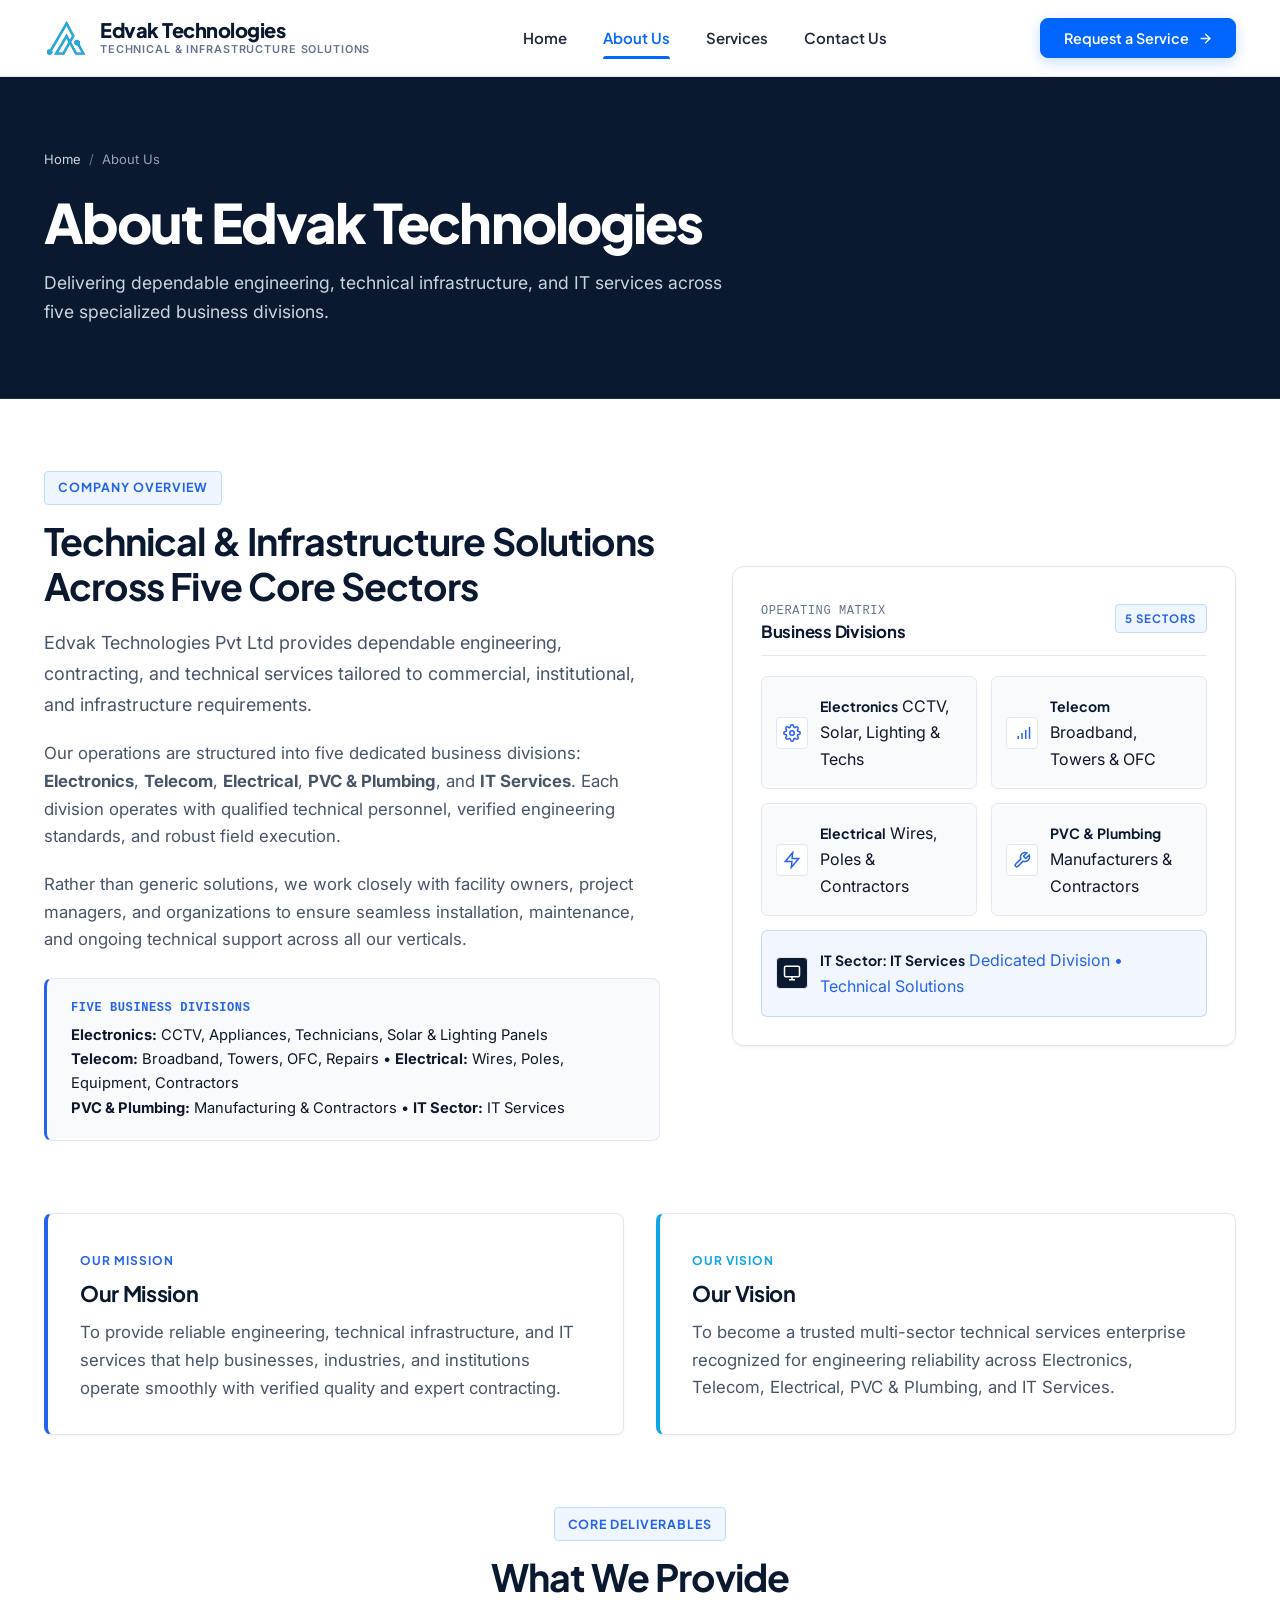
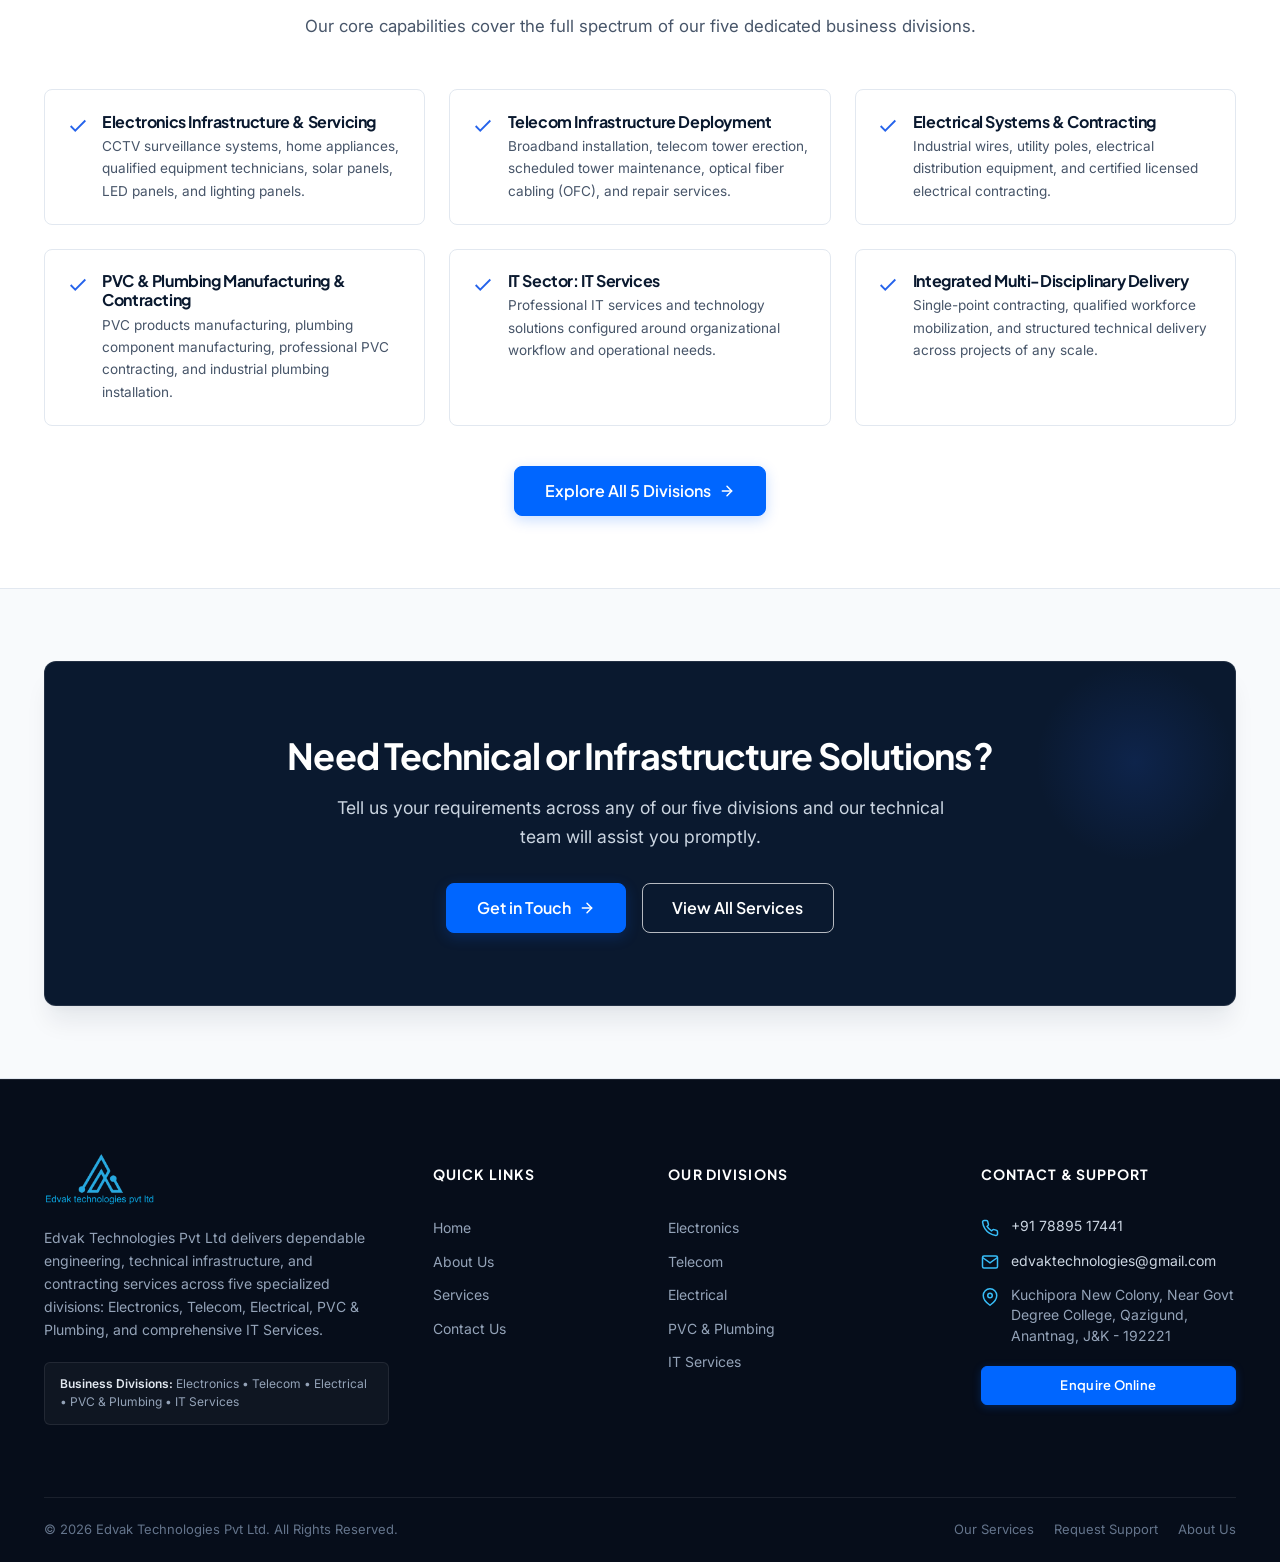
<file: about.html>
<!DOCTYPE html>
<html lang="en">
<head>
  <meta charset="UTF-8">
  <meta name="viewport" content="width=device-width, initial-scale=1.0">
  <title>About Us | Edvak Technologies Pvt Ltd</title>
  <meta name="description" content="Learn about Edvak Technologies Pvt Ltd. Delivering multi-sector technical solutions across Electronics, Telecom, Electrical, PVC &amp; Plumbing, and IT Services.">
  <link rel="canonical" href="https://www.example.com/about.html">

  <!-- Open Graph Metadata -->
  <meta property="og:type" content="website">
  <meta property="og:title" content="About Us | Edvak Technologies Pvt Ltd">
  <meta property="og:description" content="Multi-sector engineering, technical infrastructure, and IT services across five specialized business divisions. Practical, dependable, and scalable.">
  <meta property="og:url" content="https://www.example.com/about.html">

  <!-- Google Fonts: Inter & Plus Jakarta Sans -->
  <link rel="preconnect" href="https://fonts.googleapis.com">
  <link rel="preconnect" href="https://fonts.gstatic.com" crossorigin>
  <link href="https://fonts.googleapis.com/css2?family=Inter:wght@400;500;600;700&family=Plus+Jakarta+Sans:wght@500;600;700;800&display=swap" rel="stylesheet">

  <!-- Core Stylesheets -->
  <link rel="stylesheet" href="css/style.css">
  <link rel="stylesheet" href="css/responsive.css">

  <!-- Structured Data: AboutPage -->
  <script type="application/ld+json">
  {
    "@context": "https://schema.org",
    "@type": "AboutPage",
    "name": "About Edvak Technologies Pvt Ltd",
    "description": "Multi-sector engineering, technical infrastructure, and IT services across five specialized business divisions.",
    "publisher": {
      "@type": "Organization",
      "name": "Edvak Technologies Pvt Ltd",
      "url": "https://www.example.com/"
    }
  }
  </script>
</head>
<body>


  <!-- Global Header -->
  <header class="site-header" id="main-header">
    <div class="container header-inner">
      <a href="index.html" class="brand-logo" aria-label="Edvak Technologies Pvt Ltd Home">
        <img src="assets/images/edvak-mark.png" alt="Edvak Technologies Logo" class="brand-logo-img">
        <div class="brand-text">
          <span class="brand-name">Edvak Technologies</span>
          <span class="brand-subtitle">Technical &amp; Infrastructure Solutions</span>
        </div>
      </a>

      <!-- Desktop & Mobile Navigation Wrapper -->
      <div class="nav-menu-wrapper" id="primary-navigation-wrapper">
        <nav aria-label="Primary Website Navigation">
          <ul class="nav-menu">
            <li><a href="index.html" class="nav-link">Home</a></li>
            <li><a href="about.html" class="nav-link active" aria-current="page">About Us</a></li>
            <li><a href="services.html" class="nav-link">Services</a></li>
            <li><a href="contact.html" class="nav-link">Contact Us</a></li>
            <li class="mobile-drawer-cta" style="display:none;">
              <a href="contact.html" class="btn btn-primary btn-block btn-shimmer">Request a Service</a>
            </li>
          </ul>
        </nav>
      </div>

      <div class="header-cta">
        <a href="contact.html" class="btn btn-nav-cta">
          Request a Service
          <svg width="15" height="15" viewBox="0 0 24 24" fill="none" stroke="currentColor" stroke-width="2.2" stroke-linecap="round" stroke-linejoin="round" aria-hidden="true"><line x1="5" y1="12" x2="19" y2="12"></line><polyline points="12 5 19 12 12 19"></polyline></svg>
        </a>
        <button class="mobile-nav-toggle" aria-label="Toggle navigation menu" aria-expanded="false" aria-controls="primary-navigation-wrapper">
          <svg width="24" height="24" viewBox="0 0 24 24" fill="none" stroke="currentColor" stroke-width="2">
            <line x1="3" y1="12" x2="21" y2="12"></line>
            <line x1="3" y1="6" x2="21" y2="6"></line>
            <line x1="3" y1="18" x2="21" y2="18"></line>
          </svg>
        </button>
      </div>
    </div>
  </header>

  <main>
    <!-- PAGE HERO -->
    <section class="page-hero">
      <div class="container">
        <ul class="breadcrumb" aria-label="Breadcrumb">
          <li><a href="index.html">Home</a></li>
          <li class="breadcrumb-separator">/</li>
          <li aria-current="page">About Us</li>
        </ul>
        <h1>About Edvak Technologies</h1>
        <p>
          Delivering dependable engineering, technical infrastructure, and IT services across five specialized business divisions.
        </p>
      </div>
    </section>

    <!-- 5. ABOUT PAGE: SPLIT LAYOUT (CONTENT LEFT, CAPABILITIES VISUAL RIGHT) -->
    <section class="section">
      <div class="container">
        <div class="about-split-layout">
          <!-- Left: About Narrative -->
          <div class="about-split-content">
            <span class="section-tag">Company Overview</span>
            <h2 style="margin-bottom: 1.25rem; color: var(--color-primary);">Technical &amp; Infrastructure Solutions Across Five Core Sectors</h2>
            
            <p class="text-lead" style="margin-bottom: 1.25rem;">
              Edvak Technologies Pvt Ltd provides dependable engineering, contracting, and technical services tailored to commercial, institutional, and infrastructure requirements.
            </p>
            
            <p style="margin-bottom: 1.25rem; font-size: 1.05rem;">
              Our operations are structured into five dedicated business divisions: <strong>Electronics</strong>, <strong>Telecom</strong>, <strong>Electrical</strong>, <strong>PVC &amp; Plumbing</strong>, and <strong>IT Services</strong>. Each division operates with qualified technical personnel, verified engineering standards, and robust field execution.
            </p>

            <p style="margin-bottom: 1.5rem; font-size: 1.05rem;">
              Rather than generic solutions, we work closely with facility owners, project managers, and organizations to ensure seamless installation, maintenance, and ongoing technical support across all our verticals.
            </p>

            <!-- Multi-Sector Engineering Heritage Badge -->
            <div style="background-color: var(--color-bg-surface); border: 1px solid var(--color-border); border-radius: var(--radius-md); padding: 1.25rem 1.5rem; border-left: 3px solid var(--color-secondary);">
              <span class="mono-tag" style="color:var(--color-secondary); font-weight:700; display:block; margin-bottom:0.25rem;">Five Business Divisions</span>
              <p style="font-size: 0.92rem; margin: 0; color:var(--color-text-main);">
                <strong>Electronics:</strong> CCTV, Appliances, Technicians, Solar &amp; Lighting Panels<br>
                <strong>Telecom:</strong> Broadband, Towers, OFC, Repairs &bull; <strong>Electrical:</strong> Wires, Poles, Equipment, Contractors<br>
                <strong>PVC &amp; Plumbing:</strong> Manufacturing &amp; Contractors &bull; <strong>IT Sector:</strong> IT Services
              </p>
            </div>
          </div>

          <!-- Right: Visual Representation of Capabilities Matrix (5 Real Divisions) -->
          <div class="about-split-visual">
            <div class="capabilities-matrix-card">
              <div class="matrix-header">
                <div>
                  <span class="mono-tag" style="color:var(--color-text-light);">Operating Matrix</span>
                  <h3>Business Divisions</h3>
                </div>
                <span class="section-tag" style="margin:0; font-size:0.72rem; padding:0.25rem 0.6rem;">5 Sectors</span>
              </div>

              <div class="matrix-grid">
                <!-- 1. Electronics -->
                <div class="matrix-item">
                  <div class="matrix-item-icon">
                    <svg width="18" height="18" viewBox="0 0 24 24" fill="none" stroke="currentColor" stroke-width="2"><circle cx="12" cy="12" r="3"></circle><path d="M19.4 15a1.65 1.65 0 0 0 .33 1.82l.06.06a2 2 0 0 1 0 2.83 2 2 0 0 1-2.83 0l-.06-.06a1.65 1.65 0 0 0-1.82-.33 1.65 1.65 0 0 0-1 1.51V21a2 2 0 0 1-2 2 2 2 0 0 1-2-2v-.09A1.65 1.65 0 0 0 9 19.4a1.65 1.65 0 0 0-1.82.33l-.06.06a2 2 0 0 1-2.83 0 2 2 0 0 1 0-2.83l.06-.06a1.65 1.65 0 0 0 .33-1.82 1.65 1.65 0 0 0-1.51-1H3a2 2 0 0 1-2-2 2 2 0 0 1 2-2h.09A1.65 1.65 0 0 0 4.6 9a1.65 1.65 0 0 0-.33-1.82l-.06-.06a2 2 0 0 1 0-2.83 2 2 0 0 1 2.83 0l.06.06a1.65 1.65 0 0 0 1.82.33H9a1.65 1.65 0 0 0 1-1.51V3a2 2 0 0 1 2-2 2 2 0 0 1 2 2v.09a1.65 1.65 0 0 0 1 1.51 1.65 1.65 0 0 0 1.82-.33l.06-.06a2 2 0 0 1 2.83 0 2 2 0 0 1 0 2.83l-.06.06a1.65 1.65 0 0 0-.33 1.82V9a1.65 1.65 0 0 0 1.51 1H21a2 2 0 0 1 2 2 2 2 0 0 1-2 2h-.09a1.65 1.65 0 0 0-1.51 1z"></path></svg>
                  </div>
                  <div>
                    <span class="matrix-item-title">Electronics</span>
                    <span class="node-status">CCTV, Solar, Lighting &amp; Techs</span>
                  </div>
                </div>

                <!-- 2. Telecom -->
                <div class="matrix-item">
                  <div class="matrix-item-icon">
                    <svg width="18" height="18" viewBox="0 0 24 24" fill="none" stroke="currentColor" stroke-width="2"><path d="M2 20h.01"></path><path d="M7 20v-4"></path><path d="M12 20v-8"></path><path d="M17 20V8"></path><path d="M22 4v16"></path></svg>
                  </div>
                  <div>
                    <span class="matrix-item-title">Telecom</span>
                    <span class="node-status">Broadband, Towers &amp; OFC</span>
                  </div>
                </div>

                <!-- 3. Electrical -->
                <div class="matrix-item">
                  <div class="matrix-item-icon">
                    <svg width="18" height="18" viewBox="0 0 24 24" fill="none" stroke="currentColor" stroke-width="2"><polygon points="13 2 3 14 12 14 11 22 21 10 12 10 13 2"></polygon></svg>
                  </div>
                  <div>
                    <span class="matrix-item-title">Electrical</span>
                    <span class="node-status">Wires, Poles &amp; Contractors</span>
                  </div>
                </div>

                <!-- 4. PVC & Plumbing -->
                <div class="matrix-item">
                  <div class="matrix-item-icon">
                    <svg width="18" height="18" viewBox="0 0 24 24" fill="none" stroke="currentColor" stroke-width="2"><path d="M14.7 6.3a1 1 0 0 0 0 1.4l1.6 1.6a1 1 0 0 0 1.4 0l3.77-3.77a6 6 0 0 1-7.94 7.94l-6.91 6.91a2.12 2.12 0 0 1-3-3l6.91-6.91a6 6 0 0 1 7.94-7.94l-3.76 3.76z"></path></svg>
                  </div>
                  <div>
                    <span class="matrix-item-title">PVC &amp; Plumbing</span>
                    <span class="node-status">Manufacturers &amp; Contractors</span>
                  </div>
                </div>

                <!-- 5. IT Sector (Active) -->
                <div class="matrix-item" style="grid-column: 1 / -1; background: rgba(0, 102, 255, 0.05); border: 1px solid rgba(0, 102, 255, 0.2);">
                  <div class="matrix-item-icon" style="background: var(--color-primary); color: #fff;">
                    <svg width="18" height="18" viewBox="0 0 24 24" fill="none" stroke="currentColor" stroke-width="2"><rect x="2" y="3" width="20" height="14" rx="2" ry="2"></rect><line x1="8" y1="21" x2="16" y2="21"></line><line x1="12" y1="17" x2="12" y2="21"></line></svg>
                  </div>
                  <div>
                    <span class="matrix-item-title" style="color: var(--color-primary); font-weight: 700;">IT Sector: IT Services</span>
                    <span class="node-status" style="color: var(--color-secondary);">Dedicated Division • Technical Solutions</span>
                  </div>
                </div>
              </div>
            </div>
          </div>
        </div>

        <!-- MISSION & VISION SECTION -->
        <div class="mission-vision-grid">
          <div class="mission-card">
            <span class="card-badge">Our Mission</span>
            <h3>Our Mission</h3>
            <p>
              To provide reliable engineering, technical infrastructure, and IT services that help businesses, industries, and institutions operate smoothly with verified quality and expert contracting.
            </p>
          </div>

          <div class="vision-card">
            <span class="card-badge">Our Vision</span>
            <h3>Our Vision</h3>
            <p>
              To become a trusted multi-sector technical services enterprise recognized for engineering reliability across Electronics, Telecom, Electrical, PVC &amp; Plumbing, and IT Services.
            </p>
          </div>
        </div>

        <!-- WHAT WE PROVIDE SECTION -->
        <div style="margin-top: var(--space-2xl);">
          <div class="section-header">
            <span class="section-tag">Core Deliverables</span>
            <h2 class="section-title">What We Provide</h2>
            <p class="section-description">
              Our core capabilities cover the full spectrum of our five dedicated business divisions.
            </p>
          </div>

          <div class="what-we-provide-grid">
            <div class="provide-item">
              <svg width="22" height="22" viewBox="0 0 24 24" fill="none" stroke="currentColor" stroke-width="2"><polyline points="20 6 9 17 4 12"></polyline></svg>
              <div>
                <h4>Electronics Infrastructure &amp; Servicing</h4>
                <p>CCTV surveillance systems, home appliances, qualified equipment technicians, solar panels, LED panels, and lighting panels.</p>
              </div>
            </div>

            <div class="provide-item">
              <svg width="22" height="22" viewBox="0 0 24 24" fill="none" stroke="currentColor" stroke-width="2"><polyline points="20 6 9 17 4 12"></polyline></svg>
              <div>
                <h4>Telecom Infrastructure Deployment</h4>
                <p>Broadband installation, telecom tower erection, scheduled tower maintenance, optical fiber cabling (OFC), and repair services.</p>
              </div>
            </div>

            <div class="provide-item">
              <svg width="22" height="22" viewBox="0 0 24 24" fill="none" stroke="currentColor" stroke-width="2"><polyline points="20 6 9 17 4 12"></polyline></svg>
              <div>
                <h4>Electrical Systems &amp; Contracting</h4>
                <p>Industrial wires, utility poles, electrical distribution equipment, and certified licensed electrical contracting.</p>
              </div>
            </div>

            <div class="provide-item">
              <svg width="22" height="22" viewBox="0 0 24 24" fill="none" stroke="currentColor" stroke-width="2"><polyline points="20 6 9 17 4 12"></polyline></svg>
              <div>
                <h4>PVC &amp; Plumbing Manufacturing &amp; Contracting</h4>
                <p>PVC products manufacturing, plumbing component manufacturing, professional PVC contracting, and industrial plumbing installation.</p>
              </div>
            </div>

            <div class="provide-item">
              <svg width="22" height="22" viewBox="0 0 24 24" fill="none" stroke="currentColor" stroke-width="2"><polyline points="20 6 9 17 4 12"></polyline></svg>
              <div>
                <h4>IT Sector: IT Services</h4>
                <p>Professional IT services and technology solutions configured around organizational workflow and operational needs.</p>
              </div>
            </div>

            <div class="provide-item">
              <svg width="22" height="22" viewBox="0 0 24 24" fill="none" stroke="currentColor" stroke-width="2"><polyline points="20 6 9 17 4 12"></polyline></svg>
              <div>
                <h4>Integrated Multi-Disciplinary Delivery</h4>
                <p>Single-point contracting, qualified workforce mobilization, and structured technical delivery across projects of any scale.</p>
              </div>
            </div>
          </div>

          <div style="text-align: center; margin-top: 2.5rem;">
            <a href="services.html" class="btn btn-primary btn-lg btn-shimmer">
              Explore All 5 Divisions
              <svg width="16" height="16" viewBox="0 0 24 24" fill="none" stroke="currentColor" stroke-width="2.2" stroke-linecap="round" stroke-linejoin="round" aria-hidden="true"><line x1="5" y1="12" x2="19" y2="12"></line><polyline points="12 5 19 12 12 19"></polyline></svg>
            </a>
          </div>
        </div>
      </div>
    </section>

    <!-- CTA SECTION -->
    <section class="section section-alt" aria-labelledby="about-cta-heading">
      <div class="container">
        <div class="cta-banner">
          <h2 id="about-cta-heading">Need Technical or Infrastructure Solutions?</h2>
          <p>
            Tell us your requirements across any of our five divisions and our technical team will assist you promptly.
          </p>
          <div style="display:flex; justify-content:center; gap:1rem; flex-wrap:wrap;">
            <a href="contact.html" class="btn btn-primary btn-lg btn-shimmer">
              Get in Touch
              <svg width="16" height="16" viewBox="0 0 24 24" fill="none" stroke="currentColor" stroke-width="2.2" stroke-linecap="round" stroke-linejoin="round" aria-hidden="true"><line x1="5" y1="12" x2="19" y2="12"></line><polyline points="12 5 19 12 12 19"></polyline></svg>
            </a>
            <a href="services.html" class="btn btn-outline-white btn-lg">View All Services</a>
          </div>
        </div>
      </div>
    </section>
  </main>

  <!-- FOOTER -->
  <footer class="site-footer">
    <div class="container">
      <div class="footer-grid">
        <div class="footer-col footer-brand">
          <div class="footer-logo-wrap">
            <img src="assets/images/edvak-logo-dark.png" alt="Edvak Technologies Pvt Ltd" class="footer-logo-img">
          </div>
          <p>
            Edvak Technologies Pvt Ltd delivers dependable engineering, technical infrastructure, and contracting services across five specialized divisions: Electronics, Telecom, Electrical, PVC &amp; Plumbing, and comprehensive IT Services.
          </p>
          <div class="footer-divisions-summary">
            <strong>Business Divisions:</strong> Electronics • Telecom • Electrical • PVC &amp; Plumbing • IT Services
          </div>
        </div>

        <div class="footer-col">
          <h4>Quick Links</h4>
          <ul class="footer-links">
            <li><a href="index.html">Home</a></li>
            <li><a href="about.html">About Us</a></li>
            <li><a href="services.html">Services</a></li>
            <li><a href="contact.html">Contact Us</a></li>
          </ul>
        </div>

        <div class="footer-col">
          <h4>Our Divisions</h4>
          <ul class="footer-links">
            <li><a href="services.html#division-electronics">Electronics</a></li>
            <li><a href="services.html#division-telecom">Telecom</a></li>
            <li><a href="services.html#division-electrical">Electrical</a></li>
            <li><a href="services.html#division-plumbing">PVC &amp; Plumbing</a></li>
            <li><a href="services.html#division-it">IT Services</a></li>
          </ul>
        </div>

        <div class="footer-col">
          <h4>Contact &amp; Support</h4>
          <ul class="footer-contact-list">
            <li class="footer-contact-item">
              <svg width="18" height="18" viewBox="0 0 24 24" fill="none" stroke="currentColor" stroke-width="2"><path d="M22 16.92v3a2 2 0 0 1-2.18 2 19.79 19.79 0 0 1-8.63-3.07 19.5 19.5 0 0 1-6-6 19.79 19.79 0 0 1-3.07-8.67A2 2 0 0 1 4.11 2h3a2 2 0 0 1 2 1.72 12.84 12.84 0 0 0 .7 2.81 2 2 0 0 1-.45 2.11L8.09 9.91a16 16 0 0 0 6 6l1.27-1.27a2 2 0 0 1 2.11-.45 12.84 12.84 0 0 0 2.81.7A2 2 0 0 1 22 16.92z"></path></svg>
              <a href="tel:+917889517441">+91 78895 17441</a>
            </li>
            <li class="footer-contact-item">
              <svg width="18" height="18" viewBox="0 0 24 24" fill="none" stroke="currentColor" stroke-width="2"><path d="M4 4h16c1.1 0 2 .9 2 2v12c0 1.1-.9 2-2 2H4c-1.1 0-2-.9-2-2V6c0-1.1.9-2 2-2z"></path><polyline points="22,6 12,13 2,6"></polyline></svg>
              <a href="mailto:edvaktechnologies@gmail.com">edvaktechnologies@gmail.com</a>
            </li>
            <li class="footer-contact-item">
              <svg width="18" height="18" viewBox="0 0 24 24" fill="none" stroke="currentColor" stroke-width="2"><path d="M21 10c0 7-9 13-9 13s-9-6-9-13a9 9 0 0 1 18 0z"></path><circle cx="12" cy="10" r="3"></circle></svg>
              <span>Kuchipora New Colony, Near Govt Degree College, Qazigund, Anantnag, J&amp;K - 192221</span>
            </li>
          </ul>
          <div class="footer-cta-wrap">
            <a href="contact.html" class="btn btn-secondary btn-footer-cta">Enquire Online</a>
          </div>
        </div>
      </div>

      <div class="footer-bottom">
        <p>&copy; 2026 Edvak Technologies Pvt Ltd. All Rights Reserved.</p>
        <ul class="footer-bottom-links">
          <li><a href="services.html">Our Services</a></li>
          <li><a href="contact.html">Request Support</a></li>
          <li><a href="about.html">About Us</a></li>
        </ul>
      </div>
    </div>
  </footer>

  <script src="js/main.js"></script>
</body>
</html>
</file>
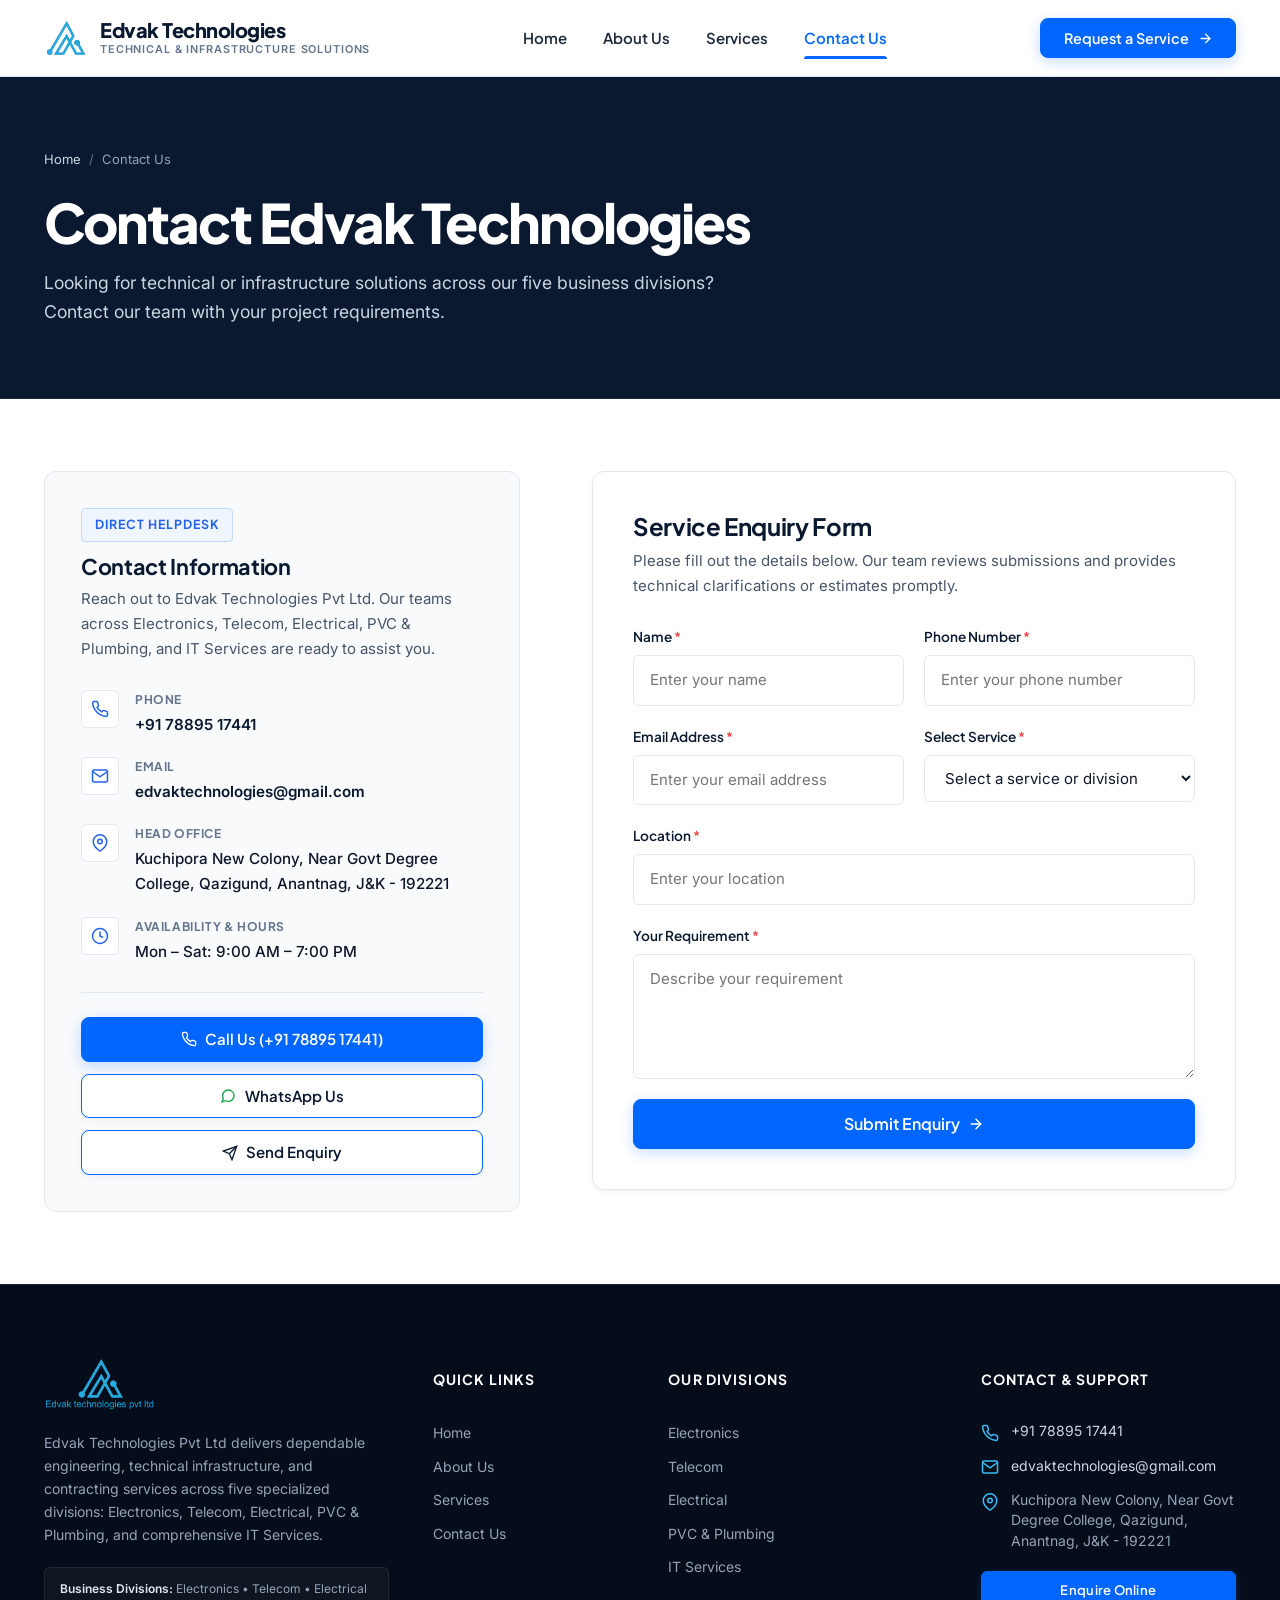
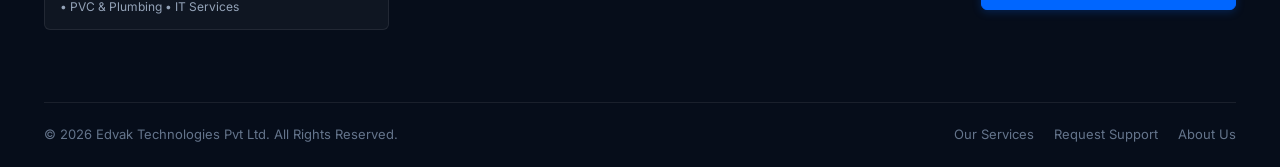
<file: contact.html>
<!DOCTYPE html>
<html lang="en">
<head>
  <meta charset="UTF-8">
  <meta name="viewport" content="width=device-width, initial-scale=1.0">
  <title>Contact Us | Edvak Technologies Pvt Ltd</title>
  <meta name="description" content="Contact Edvak Technologies Pvt Ltd for technical and infrastructure solutions across Electronics, Telecom, Electrical, PVC &amp; Plumbing, and IT Services.">
  <link rel="canonical" href="https://www.example.com/contact.html">

  <!-- Open Graph Metadata -->
  <meta property="og:type" content="website">
  <meta property="og:title" content="Contact Us | Edvak Technologies Pvt Ltd">
  <meta property="og:description" content="Contact Edvak Technologies Pvt Ltd for technical and infrastructure solutions across Electronics, Telecom, Electrical, PVC &amp; Plumbing, and IT Services.">
  <meta property="og:url" content="https://www.example.com/contact.html">

  <!-- Google Fonts: Inter & Plus Jakarta Sans -->
  <link rel="preconnect" href="https://fonts.googleapis.com">
  <link rel="preconnect" href="https://fonts.gstatic.com" crossorigin>
  <link href="https://fonts.googleapis.com/css2?family=Inter:wght@400;500;600;700&family=Plus+Jakarta+Sans:wght@500;600;700;800&display=swap" rel="stylesheet">

  <!-- Core Stylesheets -->
  <link rel="stylesheet" href="css/style.css">
  <link rel="stylesheet" href="css/responsive.css">

  <!-- Structured Data: ContactPage -->
  <script type="application/ld+json">
  {
    "@context": "https://schema.org",
    "@type": "ContactPage",
    "name": "Contact Edvak Technologies Pvt Ltd",
    "description": "Looking for technical or infrastructure solutions? Contact us with your requirements.",
    "mainEntity": {
      "@type": "Organization",
      "name": "Edvak Technologies Pvt Ltd",
      "telephone": "+91 78895 17441",
      "email": "edvaktechnologies@gmail.com",
      "address": {
        "@type": "PostalAddress",
        "streetAddress": "Kuchipora New Colony, Near Govt Degree College, Qazigund",
        "addressLocality": "Anantnag",
        "addressRegion": "Jammu & Kashmir",
        "postalCode": "192221",
        "addressCountry": "IN"
      }
    }
  }
  </script>
</head>
<body>


  <!-- Global Header -->
  <header class="site-header" id="main-header">
    <div class="container header-inner">
      <a href="index.html" class="brand-logo" aria-label="Edvak Technologies Pvt Ltd Home">
        <img src="assets/images/edvak-mark.png" alt="Edvak Technologies Logo" class="brand-logo-img">
        <div class="brand-text">
          <span class="brand-name">Edvak Technologies</span>
          <span class="brand-subtitle">Technical &amp; Infrastructure Solutions</span>
        </div>
      </a>

      <!-- Desktop & Mobile Navigation Wrapper -->
      <div class="nav-menu-wrapper" id="primary-navigation-wrapper">
        <nav aria-label="Primary Website Navigation">
          <ul class="nav-menu">
            <li><a href="index.html" class="nav-link">Home</a></li>
            <li><a href="about.html" class="nav-link">About Us</a></li>
            <li><a href="services.html" class="nav-link">Services</a></li>
            <li><a href="contact.html" class="nav-link active" aria-current="page">Contact Us</a></li>
            <li class="mobile-drawer-cta" style="display:none;">
              <a href="contact.html" class="btn btn-primary btn-block btn-shimmer">Request a Service</a>
            </li>
          </ul>
        </nav>
      </div>

      <div class="header-cta">
        <a href="contact.html" class="btn btn-nav-cta">
          Request a Service
          <svg width="15" height="15" viewBox="0 0 24 24" fill="none" stroke="currentColor" stroke-width="2.2" stroke-linecap="round" stroke-linejoin="round" aria-hidden="true"><line x1="5" y1="12" x2="19" y2="12"></line><polyline points="12 5 19 12 12 19"></polyline></svg>
        </a>
        <button class="mobile-nav-toggle" aria-label="Toggle navigation menu" aria-expanded="false" aria-controls="primary-navigation-wrapper">
          <svg width="24" height="24" viewBox="0 0 24 24" fill="none" stroke="currentColor" stroke-width="2">
            <line x1="3" y1="12" x2="21" y2="12"></line>
            <line x1="3" y1="6" x2="21" y2="6"></line>
            <line x1="3" y1="18" x2="21" y2="18"></line>
          </svg>
        </button>
      </div>
    </div>
  </header>

  <main>
    <!-- PAGE HERO -->
    <section class="page-hero">
      <div class="container">
        <ul class="breadcrumb" aria-label="Breadcrumb">
          <li><a href="index.html">Home</a></li>
          <li class="breadcrumb-separator">/</li>
          <li aria-current="page">Contact Us</li>
        </ul>
        <h1>Contact Edvak Technologies</h1>
        <p>
          Looking for technical or infrastructure solutions across our five business divisions? Contact our team with your project requirements.
        </p>
      </div>
    </section>

    <!-- 6. CONTACT MAIN SECTION: PREMIUM TWO-COLUMN LAYOUT -->
    <section class="section">
      <div class="container">
        <div class="contact-layout">

          <!-- Left Column: Contact Information & Availability -->
          <div class="contact-info-panel">
            <span class="section-tag" style="margin-bottom:0.75rem;">Direct Helpdesk</span>
            <h3>Contact Information</h3>
            <p>
              Reach out to Edvak Technologies Pvt Ltd. Our teams across Electronics, Telecom, Electrical, PVC &amp; Plumbing, and IT Services are ready to assist you.
            </p>

            <ul class="contact-channel-list">
              <!-- Phone -->
              <li class="contact-channel-item">
                <div class="channel-icon" aria-hidden="true">
                  <svg width="18" height="18" viewBox="0 0 24 24" fill="none" stroke="currentColor" stroke-width="2"><path d="M22 16.92v3a2 2 0 0 1-2.18 2 19.79 19.79 0 0 1-8.63-3.07 19.5 19.5 0 0 1-6-6 19.79 19.79 0 0 1-3.07-8.67A2 2 0 0 1 4.11 2h3a2 2 0 0 1 2 1.72 12.84 12.84 0 0 0 .7 2.81 2 2 0 0 1-.45 2.11L8.09 9.91a16 16 0 0 0 6 6l1.27-1.27a2 2 0 0 1 2.11-.45 12.84 12.84 0 0 0 2.81.7A2 2 0 0 1 22 16.92z"></path></svg>
                </div>
                <div class="channel-content">
                  <span class="channel-label">Phone</span>
                  <a href="tel:+917889517441" class="channel-value">+91 78895 17441</a>
                </div>
              </li>

              <!-- Email -->
              <li class="contact-channel-item">
                <div class="channel-icon" aria-hidden="true">
                  <svg width="18" height="18" viewBox="0 0 24 24" fill="none" stroke="currentColor" stroke-width="2"><path d="M4 4h16c1.1 0 2 .9 2 2v12c0 1.1-.9 2-2 2H4c-1.1 0-2-.9-2-2V6c0-1.1.9-2 2-2z"></path><polyline points="22,6 12,13 2,6"></polyline></svg>
                </div>
                <div class="channel-content">
                  <span class="channel-label">Email</span>
                  <a href="mailto:edvaktechnologies@gmail.com" class="channel-value">edvaktechnologies@gmail.com</a>
                </div>
              </li>

              <!-- Location -->
              <li class="contact-channel-item">
                <div class="channel-icon" aria-hidden="true">
                  <svg width="18" height="18" viewBox="0 0 24 24" fill="none" stroke="currentColor" stroke-width="2"><path d="M21 10c0 7-9 13-9 13s-9-6-9-13a9 9 0 0 1 18 0z"></path><circle cx="12" cy="10" r="3"></circle></svg>
                </div>
                <div class="channel-content">
                  <span class="channel-label">Head Office</span>
                  <span class="channel-value" style="color:var(--color-text-main); font-weight: 500;">Kuchipora New Colony, Near Govt Degree College, Qazigund, Anantnag, J&amp;K - 192221</span>
                </div>
              </li>

              <!-- Availability -->
              <li class="contact-channel-item">
                <div class="channel-icon" aria-hidden="true">
                  <svg width="18" height="18" viewBox="0 0 24 24" fill="none" stroke="currentColor" stroke-width="2"><circle cx="12" cy="12" r="10"></circle><polyline points="12 6 12 12 16 14"></polyline></svg>
                </div>
                <div class="channel-content">
                  <span class="channel-label">Availability &amp; Hours</span>
                  <span class="channel-value" style="color:var(--color-text-main); font-weight: 500;">Mon – Sat: 9:00 AM – 7:00 PM</span>
                </div>
              </li>
            </ul>

            <!-- Required Action Buttons -->
            <div class="contact-quick-actions">
              <a href="tel:+917889517441" class="btn btn-primary btn-block">
                <svg width="16" height="16" viewBox="0 0 24 24" fill="none" stroke="currentColor" stroke-width="2"><path d="M22 16.92v3a2 2 0 0 1-2.18 2 19.79 19.79 0 0 1-8.63-3.07 19.5 19.5 0 0 1-6-6 19.79 19.79 0 0 1-3.07-8.67A2 2 0 0 1 4.11 2h3a2 2 0 0 1 2 1.72 12.84 12.84 0 0 0 .7 2.81 2 2 0 0 1-.45 2.11L8.09 9.91a16 16 0 0 0 6 6l1.27-1.27a2 2 0 0 1 2.11-.45 12.84 12.84 0 0 0 2.81.7A2 2 0 0 1 22 16.92z"></path></svg>
                Call Us (+91 78895 17441)
              </a>
              <a href="https://wa.me/917889517441" target="_blank" rel="noopener noreferrer" class="btn btn-secondary btn-block">
                <svg width="16" height="16" viewBox="0 0 24 24" fill="none" stroke="currentColor" stroke-width="2" style="color:#16A34A;"><path d="M21 11.5a8.38 8.38 0 0 1-.9 3.8 8.5 8.5 0 0 1-7.6 4.7 8.38 8.38 0 0 1-3.8-.9L3 21l1.9-5.7a8.38 8.38 0 0 1-.9-3.8 8.5 8.5 0 0 1 4.7-7.6 8.38 8.38 0 0 1 3.8-.9h.5a8.48 8.48 0 0 1 8 8v.5z"></path></svg>
                WhatsApp Us
              </a>
              <a href="#service-enquiry-form" class="btn btn-secondary btn-block">
                <svg width="16" height="16" viewBox="0 0 24 24" fill="none" stroke="currentColor" stroke-width="2"><line x1="22" y1="2" x2="11" y2="13"></line><polygon points="22 2 15 22 11 13 2 9 22 2"></polygon></svg>
                Send Enquiry
              </a>
            </div>
          </div>

          <!-- Right Column: Service Enquiry Form -->
          <div class="enquiry-form-card">
            <h3>Service Enquiry Form</h3>
            <p>
              Please fill out the details below. Our team reviews submissions and provides technical clarifications or estimates promptly.
            </p>

            <form id="service-enquiry-form" novalidate>
              <div class="form-grid">
                <!-- Name -->
                <div class="form-group">
                  <label for="client-name" class="form-label">
                    Name <span class="required" aria-hidden="true">*</span>
                  </label>
                  <input type="text" id="client-name" name="name" class="form-control" placeholder="Enter your name" required autocomplete="name">
                  <span class="form-error-msg" id="client-name-error"></span>
                </div>

                <!-- Phone Number -->
                <div class="form-group">
                  <label for="client-phone" class="form-label">
                    Phone Number <span class="required" aria-hidden="true">*</span>
                  </label>
                  <input type="tel" id="client-phone" name="phone" class="form-control" placeholder="Enter your phone number" required autocomplete="tel">
                  <span class="form-error-msg" id="client-phone-error"></span>
                </div>

                <!-- Email Address -->
                <div class="form-group">
                  <label for="client-email" class="form-label">
                    Email Address <span class="required" aria-hidden="true">*</span>
                  </label>
                  <input type="email" id="client-email" name="email" class="form-control" placeholder="Enter your email address" required autocomplete="email">
                  <span class="form-error-msg" id="client-email-error"></span>
                </div>

                <!-- Select Service -->
                <div class="form-group">
                  <label for="service-select" class="form-label">
                    Select Service <span class="required" aria-hidden="true">*</span>
                  </label>
                  <select id="service-select" name="service" class="form-control" required>
                    <option value="" disabled selected>Select a service or division</option>
                    <optgroup label="IT Sector (Active Division)">
                      <option value="IT Services">IT Services</option>
                    </optgroup>
                    <optgroup label="Electronics Division">
                      <option value="CCTV">CCTV</option>
                      <option value="Home Appliances">Home Appliances</option>
                      <option value="Technicians for all Electrical Equipment">Technicians for all Electrical Equipment</option>
                      <option value="Solar Panels">Solar Panels</option>
                      <option value="LED Panels">LED Panels</option>
                      <option value="Lighting Panels">Lighting Panels</option>
                    </optgroup>
                    <optgroup label="Telecom Division">
                      <option value="Broadband Installation">Broadband Installation</option>
                      <option value="Tower Erection">Tower Erection</option>
                      <option value="Tower Maintenance">Tower Maintenance</option>
                      <option value="OFC">OFC (Optical Fiber Cable)</option>
                      <option value="Repairs">Telecom Repairs</option>
                    </optgroup>
                    <optgroup label="Electrical Division">
                      <option value="Wires">Wires</option>
                      <option value="Poles">Poles</option>
                      <option value="Electrical Equipment">Electrical Equipment</option>
                      <option value="Electrical Contractors">Electrical Contractors</option>
                    </optgroup>
                    <optgroup label="PVC &amp; Plumbing Division">
                      <option value="PVC Manufacturers">PVC Manufacturers</option>
                      <option value="Plumbing Manufacturers">Plumbing Manufacturers</option>
                      <option value="PVC Contractors">PVC Contractors</option>
                      <option value="Plumbing Contractors">Plumbing Contractors</option>
                    </optgroup>
                    <option value="Other">General Technical Enquiry</option>
                  </select>
                  <span class="form-error-msg" id="service-select-error"></span>
                </div>

                <!-- Location -->
                <div class="form-group full-width">
                  <label for="client-location" class="form-label">
                    Location <span class="required" aria-hidden="true">*</span>
                  </label>
                  <input type="text" id="client-location" name="location" class="form-control" placeholder="Enter your location" required>
                  <span class="form-error-msg" id="client-location-error"></span>
                </div>

                <!-- Requirement Details -->
                <div class="form-group full-width">
                  <label for="client-requirement" class="form-label">
                    Your Requirement <span class="required" aria-hidden="true">*</span>
                  </label>
                  <textarea id="client-requirement" name="requirement" class="form-control" rows="4" placeholder="Describe your requirement" required></textarea>
                  <span class="form-error-msg" id="client-requirement-error"></span>
                </div>

                <!-- Submit Button -->
                <div class="form-group full-width">
                  <button type="submit" class="btn btn-primary btn-lg btn-block btn-shimmer">
                    Submit Enquiry
                    <svg width="16" height="16" viewBox="0 0 24 24" fill="none" stroke="currentColor" stroke-width="2.2" stroke-linecap="round" stroke-linejoin="round" aria-hidden="true"><line x1="5" y1="12" x2="19" y2="12"></line><polyline points="12 5 19 12 12 19"></polyline></svg>
                  </button>
                </div>
              </div>

              <!-- Live Submission Feedback Container -->
              <div id="form-feedback" class="form-feedback" role="status" aria-live="polite"></div>
            </form>
          </div>

        </div>
      </div>
    </section>
  </main>

  <!-- FOOTER -->
  <footer class="site-footer">
    <div class="container">
      <div class="footer-grid">
        <div class="footer-col footer-brand">
          <div class="footer-logo-wrap">
            <img src="assets/images/edvak-logo-dark.png" alt="Edvak Technologies Pvt Ltd" class="footer-logo-img">
          </div>
          <p>
            Edvak Technologies Pvt Ltd delivers dependable engineering, technical infrastructure, and contracting services across five specialized divisions: Electronics, Telecom, Electrical, PVC &amp; Plumbing, and comprehensive IT Services.
          </p>
          <div class="footer-divisions-summary">
            <strong>Business Divisions:</strong> Electronics • Telecom • Electrical • PVC &amp; Plumbing • IT Services
          </div>
        </div>

        <div class="footer-col">
          <h4>Quick Links</h4>
          <ul class="footer-links">
            <li><a href="index.html">Home</a></li>
            <li><a href="about.html">About Us</a></li>
            <li><a href="services.html">Services</a></li>
            <li><a href="contact.html">Contact Us</a></li>
          </ul>
        </div>

        <div class="footer-col">
          <h4>Our Divisions</h4>
          <ul class="footer-links">
            <li><a href="services.html#division-electronics">Electronics</a></li>
            <li><a href="services.html#division-telecom">Telecom</a></li>
            <li><a href="services.html#division-electrical">Electrical</a></li>
            <li><a href="services.html#division-plumbing">PVC &amp; Plumbing</a></li>
            <li><a href="services.html#division-it">IT Services</a></li>
          </ul>
        </div>

        <div class="footer-col">
          <h4>Contact &amp; Support</h4>
          <ul class="footer-contact-list">
            <li class="footer-contact-item">
              <svg width="18" height="18" viewBox="0 0 24 24" fill="none" stroke="currentColor" stroke-width="2"><path d="M22 16.92v3a2 2 0 0 1-2.18 2 19.79 19.79 0 0 1-8.63-3.07 19.5 19.5 0 0 1-6-6 19.79 19.79 0 0 1-3.07-8.67A2 2 0 0 1 4.11 2h3a2 2 0 0 1 2 1.72 12.84 12.84 0 0 0 .7 2.81 2 2 0 0 1-.45 2.11L8.09 9.91a16 16 0 0 0 6 6l1.27-1.27a2 2 0 0 1 2.11-.45 12.84 12.84 0 0 0 2.81.7A2 2 0 0 1 22 16.92z"></path></svg>
              <a href="tel:+917889517441">+91 78895 17441</a>
            </li>
            <li class="footer-contact-item">
              <svg width="18" height="18" viewBox="0 0 24 24" fill="none" stroke="currentColor" stroke-width="2"><path d="M4 4h16c1.1 0 2 .9 2 2v12c0 1.1-.9 2-2 2H4c-1.1 0-2-.9-2-2V6c0-1.1.9-2 2-2z"></path><polyline points="22,6 12,13 2,6"></polyline></svg>
              <a href="mailto:edvaktechnologies@gmail.com">edvaktechnologies@gmail.com</a>
            </li>
            <li class="footer-contact-item">
              <svg width="18" height="18" viewBox="0 0 24 24" fill="none" stroke="currentColor" stroke-width="2"><path d="M21 10c0 7-9 13-9 13s-9-6-9-13a9 9 0 0 1 18 0z"></path><circle cx="12" cy="10" r="3"></circle></svg>
              <span>Kuchipora New Colony, Near Govt Degree College, Qazigund, Anantnag, J&amp;K - 192221</span>
            </li>
          </ul>
          <div class="footer-cta-wrap">
            <a href="contact.html" class="btn btn-secondary btn-footer-cta">Enquire Online</a>
          </div>
        </div>
      </div>

      <div class="footer-bottom">
        <p>&copy; 2026 Edvak Technologies Pvt Ltd. All Rights Reserved.</p>
        <ul class="footer-bottom-links">
          <li><a href="services.html">Our Services</a></li>
          <li><a href="contact.html">Request Support</a></li>
          <li><a href="about.html">About Us</a></li>
        </ul>
      </div>
    </div>
  </footer>

  <script src="js/main.js"></script>
</body>
</html>
</file>
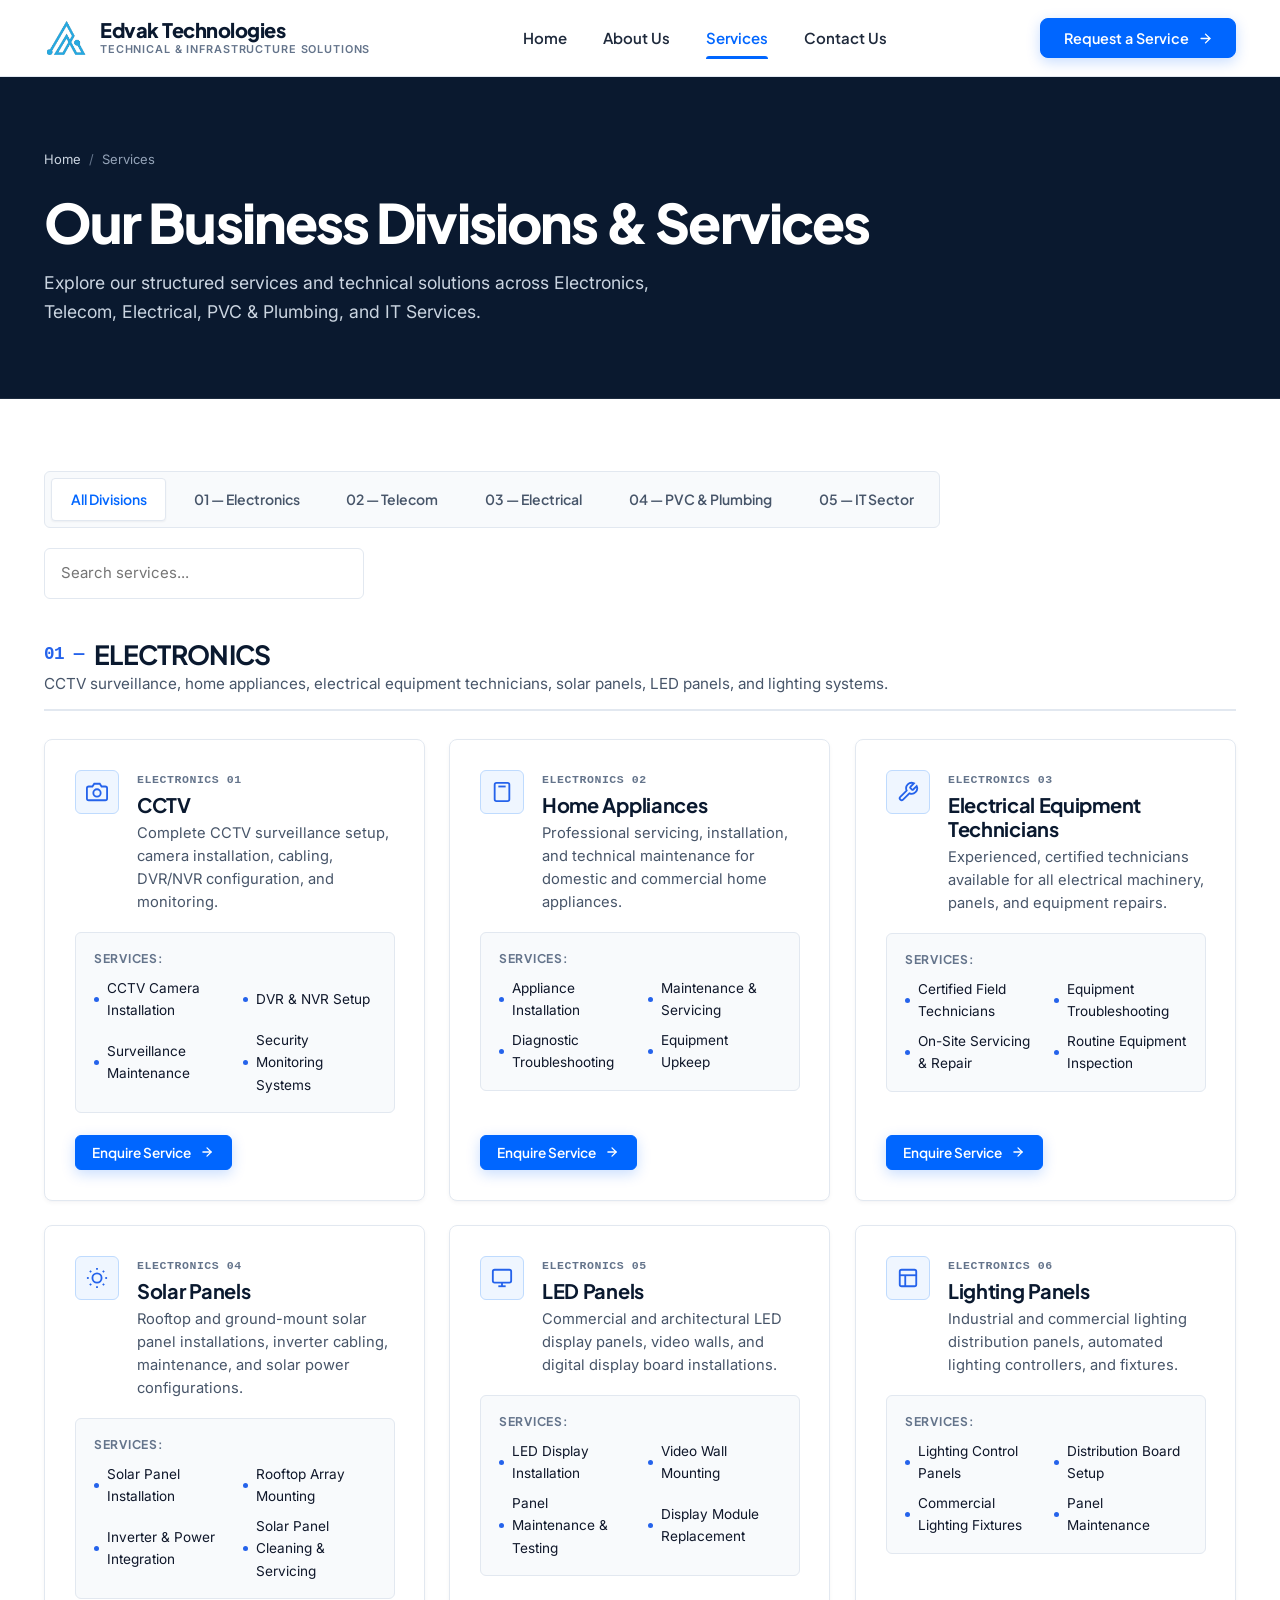
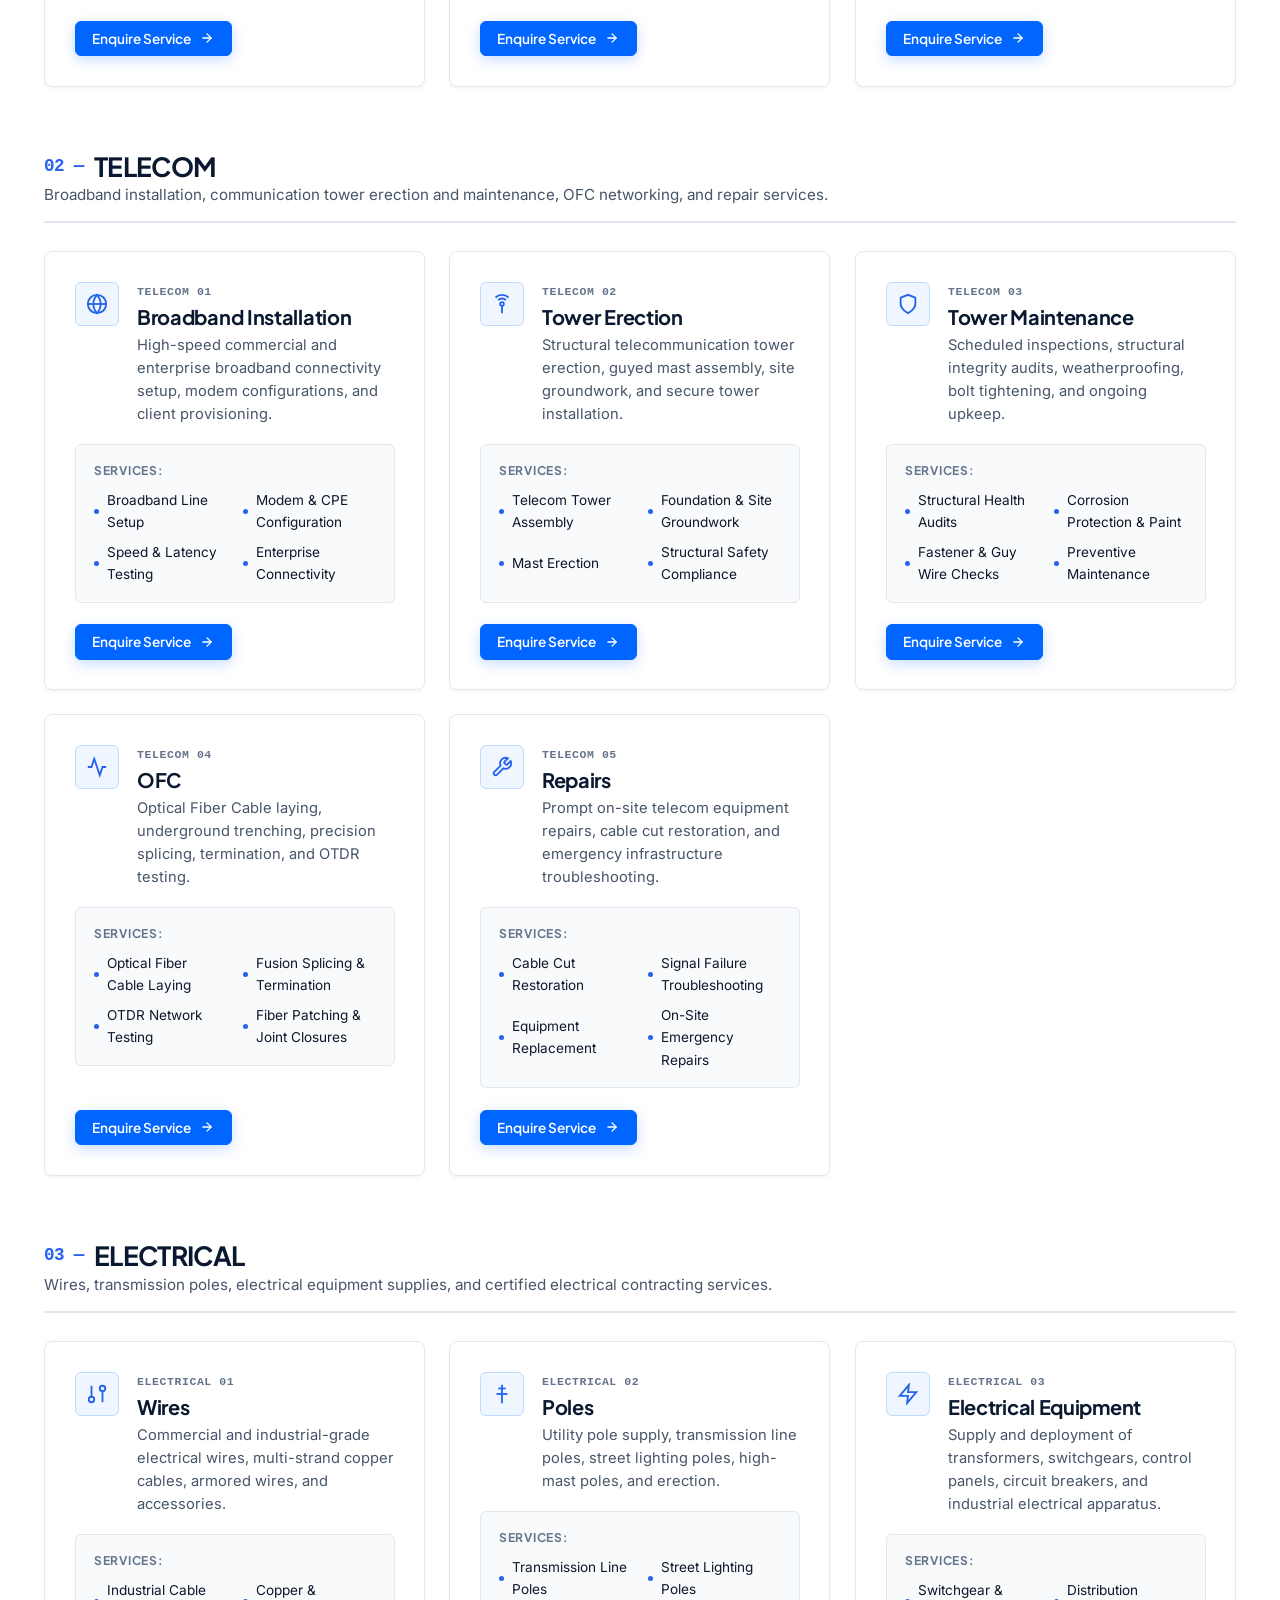
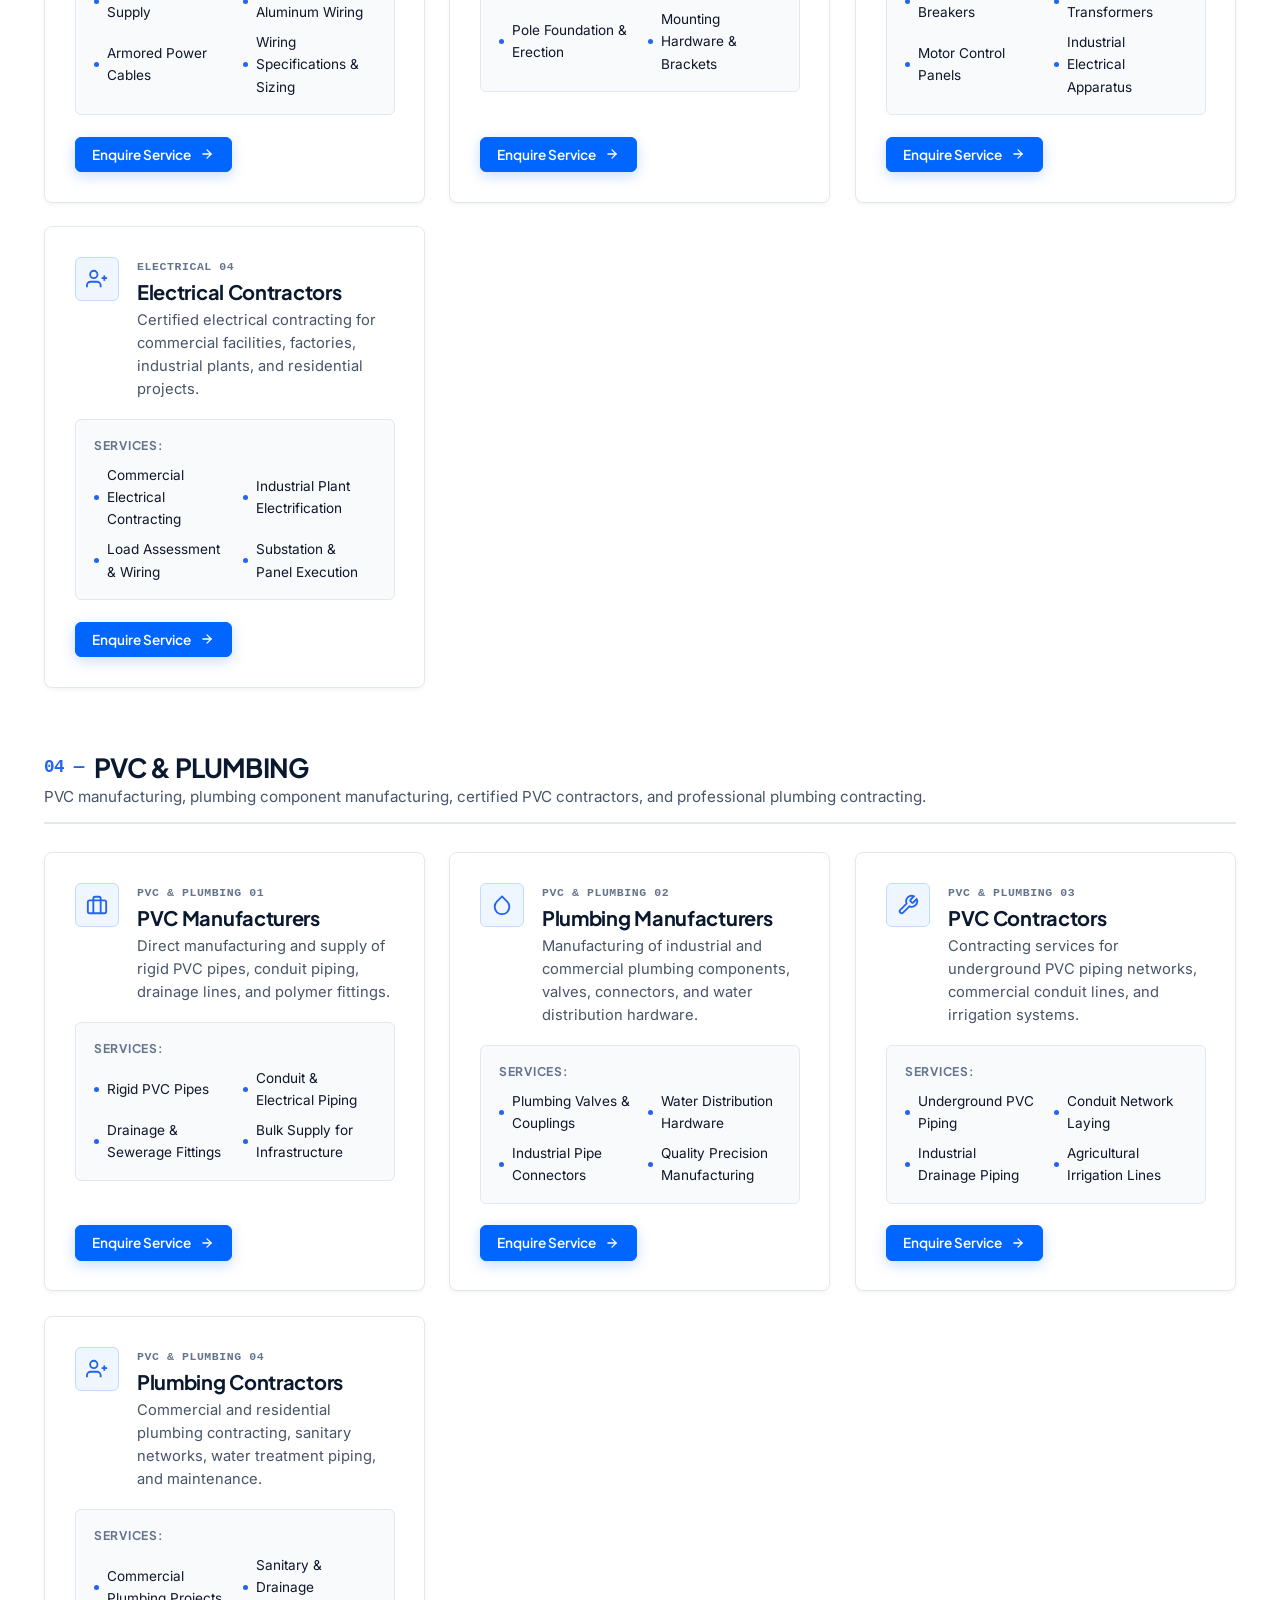
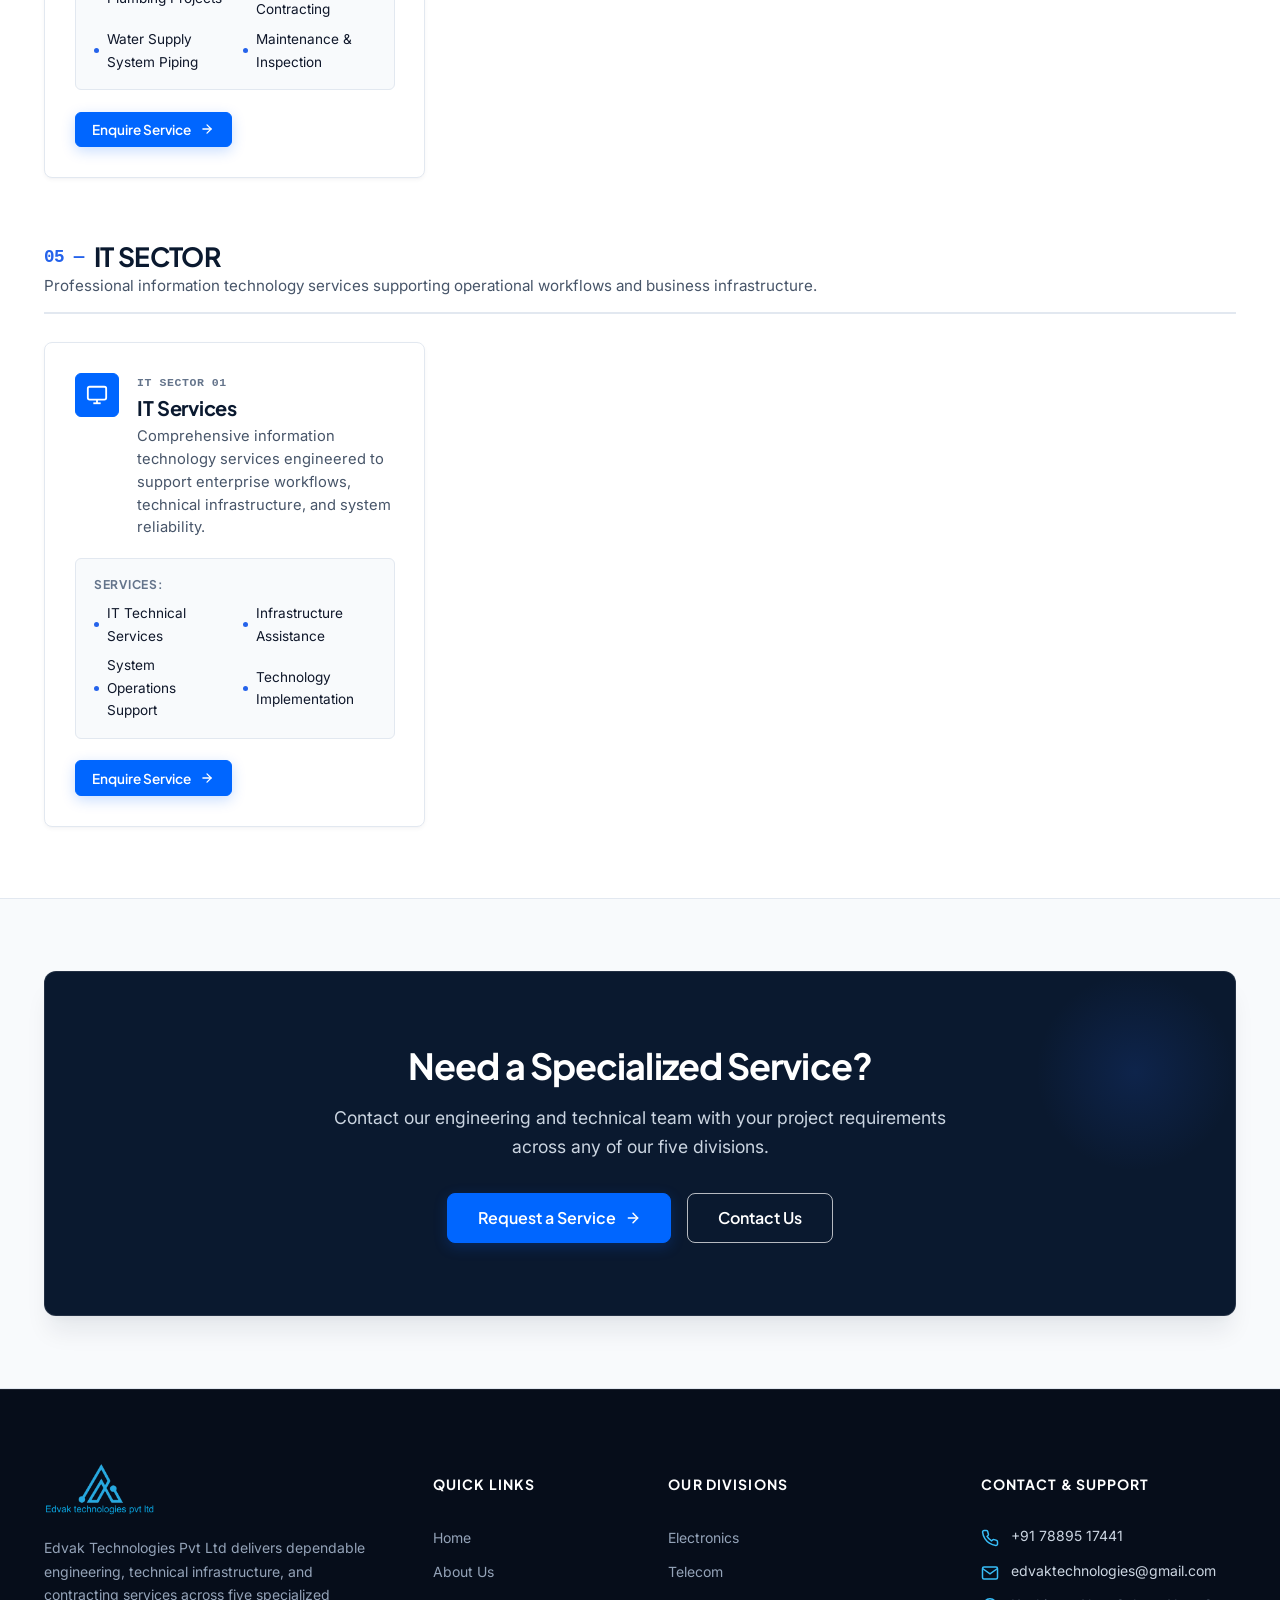
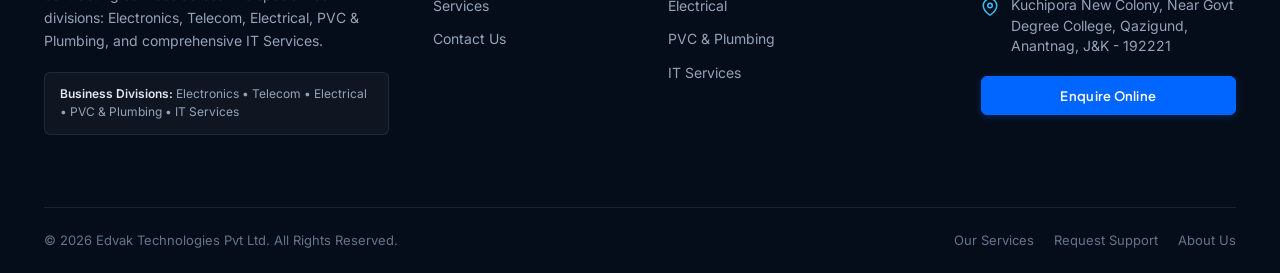
<file: services.html>
<!DOCTYPE html>
<html lang="en">
<head>
  <meta charset="UTF-8">
  <meta name="viewport" content="width=device-width, initial-scale=1.0">
  <title>Our Services | Edvak Technologies Pvt Ltd</title>
  <meta name="description" content="Explore technical solutions and infrastructure services across our five business divisions: Electronics, Telecom, Electrical, PVC & Plumbing, and IT Services.">
  
  <link rel="preconnect" href="https://fonts.googleapis.com">
  <link rel="preconnect" href="https://fonts.gstatic.com" crossorigin>
  <link href="https://fonts.googleapis.com/css2?family=Inter:wght@400;500;600;700&family=Plus+Jakarta+Sans:wght@600;700;800&display=swap" rel="stylesheet">
  
  <link rel="stylesheet" href="css/style.css">
  <link rel="stylesheet" href="css/responsive.css">

  <!-- Schema.org Structured Data -->
  <script type="application/ld+json">
  {
    "@context": "https://schema.org",
    "@type": "Service",
    "provider": {
      "@type": "Organization",
      "name": "Edvak Technologies Pvt Ltd",
      "url": "https://www.example.com/"
    },
    "name": "Technical & Infrastructure Solutions",
    "hasOfferCatalog": {
      "@type": "OfferCatalog",
      "name": "Business Divisions",
      "itemListElement": [
        { "@type": "Offer", "itemOffered": { "@type": "Service", "name": "Electronics" } },
        { "@type": "Offer", "itemOffered": { "@type": "Service", "name": "Telecom" } },
        { "@type": "Offer", "itemOffered": { "@type": "Service", "name": "Electrical" } },
        { "@type": "Offer", "itemOffered": { "@type": "Service", "name": "PVC & Plumbing" } },
        { "@type": "Offer", "itemOffered": { "@type": "Service", "name": "IT Services" } }
      ]
    }
  }
  </script>
</head>
<body>


  <!-- Global Header -->
  <header class="site-header" id="main-header">
    <div class="container header-inner">
      <a href="index.html" class="brand-logo" aria-label="Edvak Technologies Pvt Ltd Home">
        <img src="assets/images/edvak-mark.png" alt="Edvak Technologies Logo" class="brand-logo-img">
        <div class="brand-text">
          <span class="brand-name">Edvak Technologies</span>
          <span class="brand-subtitle">Technical &amp; Infrastructure Solutions</span>
        </div>
      </a>

      <!-- Desktop & Mobile Navigation Wrapper -->
      <div class="nav-menu-wrapper" id="primary-navigation-wrapper">
        <nav aria-label="Primary Website Navigation">
          <ul class="nav-menu">
            <li><a href="index.html" class="nav-link">Home</a></li>
            <li><a href="about.html" class="nav-link">About Us</a></li>
            <li><a href="services.html" class="nav-link active" aria-current="page">Services</a></li>
            <li><a href="contact.html" class="nav-link">Contact Us</a></li>
            <li class="mobile-drawer-cta" style="display:none;">
              <a href="contact.html" class="btn btn-primary btn-block btn-shimmer">Request a Service</a>
            </li>
          </ul>
        </nav>
      </div>

      <div class="header-cta">
        <a href="contact.html" class="btn btn-nav-cta">
          Request a Service
          <svg width="15" height="15" viewBox="0 0 24 24" fill="none" stroke="currentColor" stroke-width="2.2" stroke-linecap="round" stroke-linejoin="round" aria-hidden="true"><line x1="5" y1="12" x2="19" y2="12"></line><polyline points="12 5 19 12 12 19"></polyline></svg>
        </a>
        <button class="mobile-nav-toggle" aria-label="Toggle navigation menu" aria-expanded="false" aria-controls="primary-navigation-wrapper">
          <svg width="24" height="24" viewBox="0 0 24 24" fill="none" stroke="currentColor" stroke-width="2">
            <line x1="3" y1="12" x2="21" y2="12"></line>
            <line x1="3" y1="6" x2="21" y2="6"></line>
            <line x1="3" y1="18" x2="21" y2="18"></line>
          </svg>
        </button>
      </div>
    </div>
  </header>

  <main>
    <!-- PAGE HERO -->
    <section class="page-hero">
      <div class="container">
        <ul class="breadcrumb" aria-label="Breadcrumb">
          <li><a href="index.html">Home</a></li>
          <li class="breadcrumb-separator">/</li>
          <li aria-current="page">Services</li>
        </ul>
        <h1>Our Business Divisions &amp; Services</h1>
        <p>
          Explore our structured services and technical solutions across Electronics, Telecom, Electrical, PVC &amp; Plumbing, and IT Services.
        </p>
      </div>
    </section>

    <!-- SERVICES CATALOG & FILTER CATEGORIES -->
    <section class="section">
      <div class="container">
        <!-- Filter Tabs & Real-Time Search -->
        <div style="display:flex; justify-content:space-between; align-items:center; flex-wrap:wrap; gap:1.25rem; margin-bottom: 2.5rem;">
          <div class="services-filter-nav" role="tablist" aria-label="Business Division Filters" style="margin-bottom:0;">
            <button class="filter-btn active" data-filter="all" role="tab" aria-selected="true">All Divisions</button>
            <button class="filter-btn" data-filter="electronics" role="tab" aria-selected="false">01 — Electronics</button>
            <button class="filter-btn" data-filter="telecom" role="tab" aria-selected="false">02 — Telecom</button>
            <button class="filter-btn" data-filter="electrical" role="tab" aria-selected="false">03 — Electrical</button>
            <button class="filter-btn" data-filter="plumbing" role="tab" aria-selected="false">04 — PVC &amp; Plumbing</button>
            <button class="filter-btn" data-filter="it" role="tab" aria-selected="false">05 — IT Sector</button>
          </div>

          <!-- Quick Search -->
          <div style="min-width: 260px; max-width: 320px; width:100%;">
            <input type="text" id="service-search" class="form-control" placeholder="Search services..." aria-label="Search services by keyword">
          </div>
        </div>

        <div id="no-services-message" style="display:none; padding: 2.5rem; text-align: center; background-color: var(--color-bg-surface); border-radius: var(--radius-md); border: 1px dashed var(--color-border); margin-bottom: 2rem;">
          <h3 style="color: var(--color-primary); margin-bottom: 0.5rem;">No matching services found</h3>
          <p style="margin: 0; color: var(--color-text-muted);">Please try a different search keyword or switch to "All Divisions".</p>
        </div>

        <!-- ==========================================
             01 — ELECTRONICS
             ========================================== -->
        <div class="services-category-block" data-group="electronics" id="division-electronics">
          <div class="category-group-header">
            <div>
              <h2>
                <span class="group-num">01 —</span>
                ELECTRONICS
              </h2>
              <p>CCTV surveillance, home appliances, electrical equipment technicians, solar panels, LED panels, and lighting systems.</p>
            </div>
          </div>

          <div class="services-grid">
            <!-- 01. CCTV -->
            <article class="service-detail-card" data-category="electronics">
              <div class="service-detail-header">
                <div class="service-icon-box" aria-hidden="true">
                  <svg width="22" height="22" viewBox="0 0 24 24" fill="none" stroke="currentColor" stroke-width="2"><path d="M23 19a2 2 0 0 1-2 2H3a2 2 0 0 1-2-2V8a2 2 0 0 1 2-2h4l2-3h6l2 3h4a2 2 0 0 1 2 2z"></path><circle cx="12" cy="13" r="4"></circle></svg>
                </div>
                <div>
                  <span class="service-number">ELECTRONICS 01</span>
                  <h3 class="service-detail-title">CCTV</h3>
                  <p class="service-detail-intro">Complete CCTV surveillance setup, camera installation, cabling, DVR/NVR configuration, and monitoring.</p>
                </div>
              </div>
              <div class="service-scope">
                <span class="service-scope-label">Services:</span>
                <ul class="service-scope-list">
                  <li class="service-scope-item">CCTV Camera Installation</li>
                  <li class="service-scope-item">DVR &amp; NVR Setup</li>
                  <li class="service-scope-item">Surveillance Maintenance</li>
                  <li class="service-scope-item">Security Monitoring Systems</li>
                </ul>
              </div>
              <div class="service-detail-footer">
                <a href="contact.html?service=cctv&division=electronics" class="btn btn-primary btn-sm">Enquire Service <svg width="14" height="14" viewBox="0 0 24 24" fill="none" stroke="currentColor" stroke-width="2.2" stroke-linecap="round" stroke-linejoin="round" aria-hidden="true"><line x1="5" y1="12" x2="19" y2="12"></line><polyline points="12 5 19 12 12 19"></polyline></svg></a>
              </div>
            </article>

            <!-- 02. Home Appliances -->
            <article class="service-detail-card" data-category="electronics">
              <div class="service-detail-header">
                <div class="service-icon-box" aria-hidden="true">
                  <svg width="22" height="22" viewBox="0 0 24 24" fill="none" stroke="currentColor" stroke-width="2"><rect x="4" y="2" width="16" height="20" rx="2"></rect><line x1="8" y1="6" x2="16" y2="6"></line><line x1="16" y1="14" x2="16.01" y2="14"></line></svg>
                </div>
                <div>
                  <span class="service-number">ELECTRONICS 02</span>
                  <h3 class="service-detail-title">Home Appliances</h3>
                  <p class="service-detail-intro">Professional servicing, installation, and technical maintenance for domestic and commercial home appliances.</p>
                </div>
              </div>
              <div class="service-scope">
                <span class="service-scope-label">Services:</span>
                <ul class="service-scope-list">
                  <li class="service-scope-item">Appliance Installation</li>
                  <li class="service-scope-item">Maintenance &amp; Servicing</li>
                  <li class="service-scope-item">Diagnostic Troubleshooting</li>
                  <li class="service-scope-item">Equipment Upkeep</li>
                </ul>
              </div>
              <div class="service-detail-footer">
                <a href="contact.html?service=home-appliances&division=electronics" class="btn btn-primary btn-sm">Enquire Service <svg width="14" height="14" viewBox="0 0 24 24" fill="none" stroke="currentColor" stroke-width="2.2" stroke-linecap="round" stroke-linejoin="round" aria-hidden="true"><line x1="5" y1="12" x2="19" y2="12"></line><polyline points="12 5 19 12 12 19"></polyline></svg></a>
              </div>
            </article>

            <!-- 03. Electrical Equipment Technicians -->
            <article class="service-detail-card" data-category="electronics">
              <div class="service-detail-header">
                <div class="service-icon-box" aria-hidden="true">
                  <svg width="22" height="22" viewBox="0 0 24 24" fill="none" stroke="currentColor" stroke-width="2"><path d="M14.7 6.3a1 1 0 0 0 0 1.4l1.6 1.6a1 1 0 0 0 1.4 0l3.77-3.77a6 6 0 0 1-7.94 7.94l-6.91 6.91a2.12 2.12 0 0 1-3-3l6.91-6.91a6 6 0 0 1 7.94-7.94l-3.76 3.76z"></path></svg>
                </div>
                <div>
                  <span class="service-number">ELECTRONICS 03</span>
                  <h3 class="service-detail-title">Electrical Equipment Technicians</h3>
                  <p class="service-detail-intro">Experienced, certified technicians available for all electrical machinery, panels, and equipment repairs.</p>
                </div>
              </div>
              <div class="service-scope">
                <span class="service-scope-label">Services:</span>
                <ul class="service-scope-list">
                  <li class="service-scope-item">Certified Field Technicians</li>
                  <li class="service-scope-item">Equipment Troubleshooting</li>
                  <li class="service-scope-item">On-Site Servicing &amp; Repair</li>
                  <li class="service-scope-item">Routine Equipment Inspection</li>
                </ul>
              </div>
              <div class="service-detail-footer">
                <a href="contact.html?service=technicians&division=electronics" class="btn btn-primary btn-sm">Enquire Service <svg width="14" height="14" viewBox="0 0 24 24" fill="none" stroke="currentColor" stroke-width="2.2" stroke-linecap="round" stroke-linejoin="round" aria-hidden="true"><line x1="5" y1="12" x2="19" y2="12"></line><polyline points="12 5 19 12 12 19"></polyline></svg></a>
              </div>
            </article>

            <!-- 04. Solar Panels -->
            <article class="service-detail-card" data-category="electronics">
              <div class="service-detail-header">
                <div class="service-icon-box" aria-hidden="true">
                  <svg width="22" height="22" viewBox="0 0 24 24" fill="none" stroke="currentColor" stroke-width="2"><circle cx="12" cy="12" r="5"></circle><line x1="12" y1="1" x2="12" y2="3"></line><line x1="12" y1="21" x2="12" y2="23"></line><line x1="4.22" y1="4.22" x2="5.64" y2="5.64"></line><line x1="18.36" y1="18.36" x2="19.78" y2="19.78"></line><line x1="1" y1="12" x2="3" y2="12"></line><line x1="21" y1="12" x2="23" y2="12"></line><line x1="4.22" y1="19.78" x2="5.64" y2="18.36"></line><line x1="18.36" y1="5.64" x2="19.78" y2="4.22"></line></svg>
                </div>
                <div>
                  <span class="service-number">ELECTRONICS 04</span>
                  <h3 class="service-detail-title">Solar Panels</h3>
                  <p class="service-detail-intro">Rooftop and ground-mount solar panel installations, inverter cabling, maintenance, and solar power configurations.</p>
                </div>
              </div>
              <div class="service-scope">
                <span class="service-scope-label">Services:</span>
                <ul class="service-scope-list">
                  <li class="service-scope-item">Solar Panel Installation</li>
                  <li class="service-scope-item">Rooftop Array Mounting</li>
                  <li class="service-scope-item">Inverter &amp; Power Integration</li>
                  <li class="service-scope-item">Solar Panel Cleaning &amp; Servicing</li>
                </ul>
              </div>
              <div class="service-detail-footer">
                <a href="contact.html?service=solar-panels&division=electronics" class="btn btn-primary btn-sm">Enquire Service <svg width="14" height="14" viewBox="0 0 24 24" fill="none" stroke="currentColor" stroke-width="2.2" stroke-linecap="round" stroke-linejoin="round" aria-hidden="true"><line x1="5" y1="12" x2="19" y2="12"></line><polyline points="12 5 19 12 12 19"></polyline></svg></a>
              </div>
            </article>

            <!-- 05. LED Panels -->
            <article class="service-detail-card" data-category="electronics">
              <div class="service-detail-header">
                <div class="service-icon-box" aria-hidden="true">
                  <svg width="22" height="22" viewBox="0 0 24 24" fill="none" stroke="currentColor" stroke-width="2"><rect x="2" y="3" width="20" height="14" rx="2"></rect><line x1="8" y1="21" x2="16" y2="21"></line><line x1="12" y1="17" x2="12" y2="21"></line></svg>
                </div>
                <div>
                  <span class="service-number">ELECTRONICS 05</span>
                  <h3 class="service-detail-title">LED Panels</h3>
                  <p class="service-detail-intro">Commercial and architectural LED display panels, video walls, and digital display board installations.</p>
                </div>
              </div>
              <div class="service-scope">
                <span class="service-scope-label">Services:</span>
                <ul class="service-scope-list">
                  <li class="service-scope-item">LED Display Installation</li>
                  <li class="service-scope-item">Video Wall Mounting</li>
                  <li class="service-scope-item">Panel Maintenance &amp; Testing</li>
                  <li class="service-scope-item">Display Module Replacement</li>
                </ul>
              </div>
              <div class="service-detail-footer">
                <a href="contact.html?service=led-panels&division=electronics" class="btn btn-primary btn-sm">Enquire Service <svg width="14" height="14" viewBox="0 0 24 24" fill="none" stroke="currentColor" stroke-width="2.2" stroke-linecap="round" stroke-linejoin="round" aria-hidden="true"><line x1="5" y1="12" x2="19" y2="12"></line><polyline points="12 5 19 12 12 19"></polyline></svg></a>
              </div>
            </article>

            <!-- 06. Lighting Panels -->
            <article class="service-detail-card" data-category="electronics">
              <div class="service-detail-header">
                <div class="service-icon-box" aria-hidden="true">
                  <svg width="22" height="22" viewBox="0 0 24 24" fill="none" stroke="currentColor" stroke-width="2"><rect x="3" y="3" width="18" height="18" rx="2"></rect><line x1="3" y1="9" x2="21" y2="9"></line><line x1="9" y1="21" x2="9" y2="9"></line></svg>
                </div>
                <div>
                  <span class="service-number">ELECTRONICS 06</span>
                  <h3 class="service-detail-title">Lighting Panels</h3>
                  <p class="service-detail-intro">Industrial and commercial lighting distribution panels, automated lighting controllers, and fixtures.</p>
                </div>
              </div>
              <div class="service-scope">
                <span class="service-scope-label">Services:</span>
                <ul class="service-scope-list">
                  <li class="service-scope-item">Lighting Control Panels</li>
                  <li class="service-scope-item">Distribution Board Setup</li>
                  <li class="service-scope-item">Commercial Lighting Fixtures</li>
                  <li class="service-scope-item">Panel Maintenance</li>
                </ul>
              </div>
              <div class="service-detail-footer">
                <a href="contact.html?service=lighting-panels&division=electronics" class="btn btn-primary btn-sm">Enquire Service <svg width="14" height="14" viewBox="0 0 24 24" fill="none" stroke="currentColor" stroke-width="2.2" stroke-linecap="round" stroke-linejoin="round" aria-hidden="true"><line x1="5" y1="12" x2="19" y2="12"></line><polyline points="12 5 19 12 12 19"></polyline></svg></a>
              </div>
            </article>
          </div>
        </div>

        <!-- ==========================================
             02 — TELECOM
             ========================================== -->
        <div class="services-category-block" data-group="telecom" id="division-telecom">
          <div class="category-group-header">
            <div>
              <h2>
                <span class="group-num">02 —</span>
                TELECOM
              </h2>
              <p>Broadband installation, communication tower erection and maintenance, OFC networking, and repair services.</p>
            </div>
          </div>

          <div class="services-grid">
            <!-- 01. Broadband Installation -->
            <article class="service-detail-card" data-category="telecom">
              <div class="service-detail-header">
                <div class="service-icon-box" aria-hidden="true">
                  <svg width="22" height="22" viewBox="0 0 24 24" fill="none" stroke="currentColor" stroke-width="2"><circle cx="12" cy="12" r="10"></circle><line x1="2" y1="12" x2="22" y2="12"></line><path d="M12 2a15.3 15.3 0 0 1 4 10 15.3 15.3 0 0 1-4 10 15.3 15.3 0 0 1-4-10 15.3 15.3 0 0 1 4-10z"></path></svg>
                </div>
                <div>
                  <span class="service-number">TELECOM 01</span>
                  <h3 class="service-detail-title">Broadband Installation</h3>
                  <p class="service-detail-intro">High-speed commercial and enterprise broadband connectivity setup, modem configurations, and client provisioning.</p>
                </div>
              </div>
              <div class="service-scope">
                <span class="service-scope-label">Services:</span>
                <ul class="service-scope-list">
                  <li class="service-scope-item">Broadband Line Setup</li>
                  <li class="service-scope-item">Modem &amp; CPE Configuration</li>
                  <li class="service-scope-item">Speed &amp; Latency Testing</li>
                  <li class="service-scope-item">Enterprise Connectivity</li>
                </ul>
              </div>
              <div class="service-detail-footer">
                <a href="contact.html?service=broadband-installation&division=telecom" class="btn btn-primary btn-sm">Enquire Service <svg width="14" height="14" viewBox="0 0 24 24" fill="none" stroke="currentColor" stroke-width="2.2" stroke-linecap="round" stroke-linejoin="round" aria-hidden="true"><line x1="5" y1="12" x2="19" y2="12"></line><polyline points="12 5 19 12 12 19"></polyline></svg></a>
              </div>
            </article>

            <!-- 02. Tower Erection -->
            <article class="service-detail-card" data-category="telecom">
              <div class="service-detail-header">
                <div class="service-icon-box" aria-hidden="true">
                  <svg width="22" height="22" viewBox="0 0 24 24" fill="none" stroke="currentColor" stroke-width="2"><path d="M4.93 4.93a10 10 0 0 1 14.14 0"></path><path d="M7.76 7.76a6 6 0 0 1 8.48 0"></path><circle cx="12" cy="12" r="2"></circle><path d="M12 14v8"></path></svg>
                </div>
                <div>
                  <span class="service-number">TELECOM 02</span>
                  <h3 class="service-detail-title">Tower Erection</h3>
                  <p class="service-detail-intro">Structural telecommunication tower erection, guyed mast assembly, site groundwork, and secure tower installation.</p>
                </div>
              </div>
              <div class="service-scope">
                <span class="service-scope-label">Services:</span>
                <ul class="service-scope-list">
                  <li class="service-scope-item">Telecom Tower Assembly</li>
                  <li class="service-scope-item">Foundation &amp; Site Groundwork</li>
                  <li class="service-scope-item">Mast Erection</li>
                  <li class="service-scope-item">Structural Safety Compliance</li>
                </ul>
              </div>
              <div class="service-detail-footer">
                <a href="contact.html?service=tower-erection&division=telecom" class="btn btn-primary btn-sm">Enquire Service <svg width="14" height="14" viewBox="0 0 24 24" fill="none" stroke="currentColor" stroke-width="2.2" stroke-linecap="round" stroke-linejoin="round" aria-hidden="true"><line x1="5" y1="12" x2="19" y2="12"></line><polyline points="12 5 19 12 12 19"></polyline></svg></a>
              </div>
            </article>

            <!-- 03. Tower Maintenance -->
            <article class="service-detail-card" data-category="telecom">
              <div class="service-detail-header">
                <div class="service-icon-box" aria-hidden="true">
                  <svg width="22" height="22" viewBox="0 0 24 24" fill="none" stroke="currentColor" stroke-width="2"><path d="M12 22s8-4 8-10V5l-8-3-8 3v7c0 6 8 10 8 10z"></path></svg>
                </div>
                <div>
                  <span class="service-number">TELECOM 03</span>
                  <h3 class="service-detail-title">Tower Maintenance</h3>
                  <p class="service-detail-intro">Scheduled inspections, structural integrity audits, weatherproofing, bolt tightening, and ongoing upkeep.</p>
                </div>
              </div>
              <div class="service-scope">
                <span class="service-scope-label">Services:</span>
                <ul class="service-scope-list">
                  <li class="service-scope-item">Structural Health Audits</li>
                  <li class="service-scope-item">Corrosion Protection &amp; Paint</li>
                  <li class="service-scope-item">Fastener &amp; Guy Wire Checks</li>
                  <li class="service-scope-item">Preventive Maintenance</li>
                </ul>
              </div>
              <div class="service-detail-footer">
                <a href="contact.html?service=tower-maintenance&division=telecom" class="btn btn-primary btn-sm">Enquire Service <svg width="14" height="14" viewBox="0 0 24 24" fill="none" stroke="currentColor" stroke-width="2.2" stroke-linecap="round" stroke-linejoin="round" aria-hidden="true"><line x1="5" y1="12" x2="19" y2="12"></line><polyline points="12 5 19 12 12 19"></polyline></svg></a>
              </div>
            </article>

            <!-- 04. OFC -->
            <article class="service-detail-card" data-category="telecom">
              <div class="service-detail-header">
                <div class="service-icon-box" aria-hidden="true">
                  <svg width="22" height="22" viewBox="0 0 24 24" fill="none" stroke="currentColor" stroke-width="2"><polyline points="22 12 18 12 15 21 9 3 6 12 2 12"></polyline></svg>
                </div>
                <div>
                  <span class="service-number">TELECOM 04</span>
                  <h3 class="service-detail-title">OFC</h3>
                  <p class="service-detail-intro">Optical Fiber Cable laying, underground trenching, precision splicing, termination, and OTDR testing.</p>
                </div>
              </div>
              <div class="service-scope">
                <span class="service-scope-label">Services:</span>
                <ul class="service-scope-list">
                  <li class="service-scope-item">Optical Fiber Cable Laying</li>
                  <li class="service-scope-item">Fusion Splicing &amp; Termination</li>
                  <li class="service-scope-item">OTDR Network Testing</li>
                  <li class="service-scope-item">Fiber Patching &amp; Joint Closures</li>
                </ul>
              </div>
              <div class="service-detail-footer">
                <a href="contact.html?service=ofc&division=telecom" class="btn btn-primary btn-sm">Enquire Service <svg width="14" height="14" viewBox="0 0 24 24" fill="none" stroke="currentColor" stroke-width="2.2" stroke-linecap="round" stroke-linejoin="round" aria-hidden="true"><line x1="5" y1="12" x2="19" y2="12"></line><polyline points="12 5 19 12 12 19"></polyline></svg></a>
              </div>
            </article>

            <!-- 05. Repairs -->
            <article class="service-detail-card" data-category="telecom">
              <div class="service-detail-header">
                <div class="service-icon-box" aria-hidden="true">
                  <svg width="22" height="22" viewBox="0 0 24 24" fill="none" stroke="currentColor" stroke-width="2"><path d="M14.7 6.3a1 1 0 0 0 0 1.4l1.6 1.6a1 1 0 0 0 1.4 0l3.77-3.77a6 6 0 0 1-7.94 7.94l-6.91 6.91a2.12 2.12 0 0 1-3-3l6.91-6.91a6 6 0 0 1 7.94-7.94l-3.76 3.76z"></path></svg>
                </div>
                <div>
                  <span class="service-number">TELECOM 05</span>
                  <h3 class="service-detail-title">Repairs</h3>
                  <p class="service-detail-intro">Prompt on-site telecom equipment repairs, cable cut restoration, and emergency infrastructure troubleshooting.</p>
                </div>
              </div>
              <div class="service-scope">
                <span class="service-scope-label">Services:</span>
                <ul class="service-scope-list">
                  <li class="service-scope-item">Cable Cut Restoration</li>
                  <li class="service-scope-item">Signal Failure Troubleshooting</li>
                  <li class="service-scope-item">Equipment Replacement</li>
                  <li class="service-scope-item">On-Site Emergency Repairs</li>
                </ul>
              </div>
              <div class="service-detail-footer">
                <a href="contact.html?service=telecom-repairs&division=telecom" class="btn btn-primary btn-sm">Enquire Service <svg width="14" height="14" viewBox="0 0 24 24" fill="none" stroke="currentColor" stroke-width="2.2" stroke-linecap="round" stroke-linejoin="round" aria-hidden="true"><line x1="5" y1="12" x2="19" y2="12"></line><polyline points="12 5 19 12 12 19"></polyline></svg></a>
              </div>
            </article>
          </div>
        </div>

        <!-- ==========================================
             03 — ELECTRICAL
             ========================================== -->
        <div class="services-category-block" data-group="electrical" id="division-electrical">
          <div class="category-group-header">
            <div>
              <h2>
                <span class="group-num">03 —</span>
                ELECTRICAL
              </h2>
              <p>Wires, transmission poles, electrical equipment supplies, and certified electrical contracting services.</p>
            </div>
          </div>

          <div class="services-grid">
            <!-- 01. Wires -->
            <article class="service-detail-card" data-category="electrical">
              <div class="service-detail-header">
                <div class="service-icon-box" aria-hidden="true">
                  <svg width="22" height="22" viewBox="0 0 24 24" fill="none" stroke="currentColor" stroke-width="2"><path d="M6 3v12"></path><path d="M18 9a3 3 0 1 0 0-6 3 3 0 0 0 0 6z"></path><path d="M6 21a3 3 0 1 0 0-6 3 3 0 0 0 0 6z"></path><path d="M18 9v12"></path></svg>
                </div>
                <div>
                  <span class="service-number">ELECTRICAL 01</span>
                  <h3 class="service-detail-title">Wires</h3>
                  <p class="service-detail-intro">Commercial and industrial-grade electrical wires, multi-strand copper cables, armored wires, and accessories.</p>
                </div>
              </div>
              <div class="service-scope">
                <span class="service-scope-label">Services:</span>
                <ul class="service-scope-list">
                  <li class="service-scope-item">Industrial Cable Supply</li>
                  <li class="service-scope-item">Copper &amp; Aluminum Wiring</li>
                  <li class="service-scope-item">Armored Power Cables</li>
                  <li class="service-scope-item">Wiring Specifications &amp; Sizing</li>
                </ul>
              </div>
              <div class="service-detail-footer">
                <a href="contact.html?service=wires&division=electrical" class="btn btn-primary btn-sm">Enquire Service <svg width="14" height="14" viewBox="0 0 24 24" fill="none" stroke="currentColor" stroke-width="2.2" stroke-linecap="round" stroke-linejoin="round" aria-hidden="true"><line x1="5" y1="12" x2="19" y2="12"></line><polyline points="12 5 19 12 12 19"></polyline></svg></a>
              </div>
            </article>

            <!-- 02. Poles -->
            <article class="service-detail-card" data-category="electrical">
              <div class="service-detail-header">
                <div class="service-icon-box" aria-hidden="true">
                  <svg width="22" height="22" viewBox="0 0 24 24" fill="none" stroke="currentColor" stroke-width="2"><line x1="12" y1="2" x2="12" y2="22"></line><line x1="8" y1="6" x2="16" y2="6"></line><line x1="6" y1="12" x2="18" y2="12"></line></svg>
                </div>
                <div>
                  <span class="service-number">ELECTRICAL 02</span>
                  <h3 class="service-detail-title">Poles</h3>
                  <p class="service-detail-intro">Utility pole supply, transmission line poles, street lighting poles, high-mast poles, and erection.</p>
                </div>
              </div>
              <div class="service-scope">
                <span class="service-scope-label">Services:</span>
                <ul class="service-scope-list">
                  <li class="service-scope-item">Transmission Line Poles</li>
                  <li class="service-scope-item">Street Lighting Poles</li>
                  <li class="service-scope-item">Pole Foundation &amp; Erection</li>
                  <li class="service-scope-item">Mounting Hardware &amp; Brackets</li>
                </ul>
              </div>
              <div class="service-detail-footer">
                <a href="contact.html?service=poles&division=electrical" class="btn btn-primary btn-sm">Enquire Service <svg width="14" height="14" viewBox="0 0 24 24" fill="none" stroke="currentColor" stroke-width="2.2" stroke-linecap="round" stroke-linejoin="round" aria-hidden="true"><line x1="5" y1="12" x2="19" y2="12"></line><polyline points="12 5 19 12 12 19"></polyline></svg></a>
              </div>
            </article>

            <!-- 03. Electrical Equipment -->
            <article class="service-detail-card" data-category="electrical">
              <div class="service-detail-header">
                <div class="service-icon-box" aria-hidden="true">
                  <svg width="22" height="22" viewBox="0 0 24 24" fill="none" stroke="currentColor" stroke-width="2"><polygon points="13 2 3 14 12 14 11 22 21 10 12 10 13 2"></polygon></svg>
                </div>
                <div>
                  <span class="service-number">ELECTRICAL 03</span>
                  <h3 class="service-detail-title">Electrical Equipment</h3>
                  <p class="service-detail-intro">Supply and deployment of transformers, switchgears, control panels, circuit breakers, and industrial electrical apparatus.</p>
                </div>
              </div>
              <div class="service-scope">
                <span class="service-scope-label">Services:</span>
                <ul class="service-scope-list">
                  <li class="service-scope-item">Switchgear &amp; Breakers</li>
                  <li class="service-scope-item">Distribution Transformers</li>
                  <li class="service-scope-item">Motor Control Panels</li>
                  <li class="service-scope-item">Industrial Electrical Apparatus</li>
                </ul>
              </div>
              <div class="service-detail-footer">
                <a href="contact.html?service=electrical-equipment&division=electrical" class="btn btn-primary btn-sm">Enquire Service <svg width="14" height="14" viewBox="0 0 24 24" fill="none" stroke="currentColor" stroke-width="2.2" stroke-linecap="round" stroke-linejoin="round" aria-hidden="true"><line x1="5" y1="12" x2="19" y2="12"></line><polyline points="12 5 19 12 12 19"></polyline></svg></a>
              </div>
            </article>

            <!-- 04. Electrical Contractors -->
            <article class="service-detail-card" data-category="electrical">
              <div class="service-detail-header">
                <div class="service-icon-box" aria-hidden="true">
                  <svg width="22" height="22" viewBox="0 0 24 24" fill="none" stroke="currentColor" stroke-width="2"><path d="M16 21v-2a4 4 0 0 0-4-4H5a4 4 0 0 0-4 4v2"></path><circle cx="8.5" cy="7" r="4"></circle><line x1="20" y1="8" x2="20" y2="14"></line><line x1="23" y1="11" x2="17" y2="11"></line></svg>
                </div>
                <div>
                  <span class="service-number">ELECTRICAL 04</span>
                  <h3 class="service-detail-title">Electrical Contractors</h3>
                  <p class="service-detail-intro">Certified electrical contracting for commercial facilities, factories, industrial plants, and residential projects.</p>
                </div>
              </div>
              <div class="service-scope">
                <span class="service-scope-label">Services:</span>
                <ul class="service-scope-list">
                  <li class="service-scope-item">Commercial Electrical Contracting</li>
                  <li class="service-scope-item">Industrial Plant Electrification</li>
                  <li class="service-scope-item">Load Assessment &amp; Wiring</li>
                  <li class="service-scope-item">Substation &amp; Panel Execution</li>
                </ul>
              </div>
              <div class="service-detail-footer">
                <a href="contact.html?service=electrical-contractors&division=electrical" class="btn btn-primary btn-sm">Enquire Service <svg width="14" height="14" viewBox="0 0 24 24" fill="none" stroke="currentColor" stroke-width="2.2" stroke-linecap="round" stroke-linejoin="round" aria-hidden="true"><line x1="5" y1="12" x2="19" y2="12"></line><polyline points="12 5 19 12 12 19"></polyline></svg></a>
              </div>
            </article>
          </div>
        </div>

        <!-- ==========================================
             04 — PVC & PLUMBING
             ========================================== -->
        <div class="services-category-block" data-group="plumbing" id="division-plumbing">
          <div class="category-group-header">
            <div>
              <h2>
                <span class="group-num">04 —</span>
                PVC &amp; PLUMBING
              </h2>
              <p>PVC manufacturing, plumbing component manufacturing, certified PVC contractors, and professional plumbing contracting.</p>
            </div>
          </div>

          <div class="services-grid">
            <!-- 01. PVC Manufacturers -->
            <article class="service-detail-card" data-category="plumbing">
              <div class="service-detail-header">
                <div class="service-icon-box" aria-hidden="true">
                  <svg width="22" height="22" viewBox="0 0 24 24" fill="none" stroke="currentColor" stroke-width="2"><rect x="2" y="7" width="20" height="14" rx="2" ry="2"></rect><path d="M16 21V5a2 2 0 0 0-2-2h-4a2 2 0 0 0-2 2v16"></path></svg>
                </div>
                <div>
                  <span class="service-number">PVC &amp; PLUMBING 01</span>
                  <h3 class="service-detail-title">PVC Manufacturers</h3>
                  <p class="service-detail-intro">Direct manufacturing and supply of rigid PVC pipes, conduit piping, drainage lines, and polymer fittings.</p>
                </div>
              </div>
              <div class="service-scope">
                <span class="service-scope-label">Services:</span>
                <ul class="service-scope-list">
                  <li class="service-scope-item">Rigid PVC Pipes</li>
                  <li class="service-scope-item">Conduit &amp; Electrical Piping</li>
                  <li class="service-scope-item">Drainage &amp; Sewerage Fittings</li>
                  <li class="service-scope-item">Bulk Supply for Infrastructure</li>
                </ul>
              </div>
              <div class="service-detail-footer">
                <a href="contact.html?service=pvc-manufacturers&division=plumbing" class="btn btn-primary btn-sm">Enquire Service <svg width="14" height="14" viewBox="0 0 24 24" fill="none" stroke="currentColor" stroke-width="2.2" stroke-linecap="round" stroke-linejoin="round" aria-hidden="true"><line x1="5" y1="12" x2="19" y2="12"></line><polyline points="12 5 19 12 12 19"></polyline></svg></a>
              </div>
            </article>

            <!-- 02. Plumbing Manufacturers -->
            <article class="service-detail-card" data-category="plumbing">
              <div class="service-detail-header">
                <div class="service-icon-box" aria-hidden="true">
                  <svg width="22" height="22" viewBox="0 0 24 24" fill="none" stroke="currentColor" stroke-width="2"><path d="M12 2.69l5.66 5.66a8 8 0 1 1-11.31 0z"></path></svg>
                </div>
                <div>
                  <span class="service-number">PVC &amp; PLUMBING 02</span>
                  <h3 class="service-detail-title">Plumbing Manufacturers</h3>
                  <p class="service-detail-intro">Manufacturing of industrial and commercial plumbing components, valves, connectors, and water distribution hardware.</p>
                </div>
              </div>
              <div class="service-scope">
                <span class="service-scope-label">Services:</span>
                <ul class="service-scope-list">
                  <li class="service-scope-item">Plumbing Valves &amp; Couplings</li>
                  <li class="service-scope-item">Water Distribution Hardware</li>
                  <li class="service-scope-item">Industrial Pipe Connectors</li>
                  <li class="service-scope-item">Quality Precision Manufacturing</li>
                </ul>
              </div>
              <div class="service-detail-footer">
                <a href="contact.html?service=plumbing-manufacturers&division=plumbing" class="btn btn-primary btn-sm">Enquire Service <svg width="14" height="14" viewBox="0 0 24 24" fill="none" stroke="currentColor" stroke-width="2.2" stroke-linecap="round" stroke-linejoin="round" aria-hidden="true"><line x1="5" y1="12" x2="19" y2="12"></line><polyline points="12 5 19 12 12 19"></polyline></svg></a>
              </div>
            </article>

            <!-- 03. PVC Contractors -->
            <article class="service-detail-card" data-category="plumbing">
              <div class="service-detail-header">
                <div class="service-icon-box" aria-hidden="true">
                  <svg width="22" height="22" viewBox="0 0 24 24" fill="none" stroke="currentColor" stroke-width="2"><path d="M14.7 6.3a1 1 0 0 0 0 1.4l1.6 1.6a1 1 0 0 0 1.4 0l3.77-3.77a6 6 0 0 1-7.94 7.94l-6.91 6.91a2.12 2.12 0 0 1-3-3l6.91-6.91a6 6 0 0 1 7.94-7.94l-3.76 3.76z"></path></svg>
                </div>
                <div>
                  <span class="service-number">PVC &amp; PLUMBING 03</span>
                  <h3 class="service-detail-title">PVC Contractors</h3>
                  <p class="service-detail-intro">Contracting services for underground PVC piping networks, commercial conduit lines, and irrigation systems.</p>
                </div>
              </div>
              <div class="service-scope">
                <span class="service-scope-label">Services:</span>
                <ul class="service-scope-list">
                  <li class="service-scope-item">Underground PVC Piping</li>
                  <li class="service-scope-item">Conduit Network Laying</li>
                  <li class="service-scope-item">Industrial Drainage Piping</li>
                  <li class="service-scope-item">Agricultural Irrigation Lines</li>
                </ul>
              </div>
              <div class="service-detail-footer">
                <a href="contact.html?service=pvc-contractors&division=plumbing" class="btn btn-primary btn-sm">Enquire Service <svg width="14" height="14" viewBox="0 0 24 24" fill="none" stroke="currentColor" stroke-width="2.2" stroke-linecap="round" stroke-linejoin="round" aria-hidden="true"><line x1="5" y1="12" x2="19" y2="12"></line><polyline points="12 5 19 12 12 19"></polyline></svg></a>
              </div>
            </article>

            <!-- 04. Plumbing Contractors -->
            <article class="service-detail-card" data-category="plumbing">
              <div class="service-detail-header">
                <div class="service-icon-box" aria-hidden="true">
                  <svg width="22" height="22" viewBox="0 0 24 24" fill="none" stroke="currentColor" stroke-width="2"><path d="M16 21v-2a4 4 0 0 0-4-4H5a4 4 0 0 0-4 4v2"></path><circle cx="8.5" cy="7" r="4"></circle><line x1="20" y1="8" x2="20" y2="14"></line><line x1="23" y1="11" x2="17" y2="11"></line></svg>
                </div>
                <div>
                  <span class="service-number">PVC &amp; PLUMBING 04</span>
                  <h3 class="service-detail-title">Plumbing Contractors</h3>
                  <p class="service-detail-intro">Commercial and residential plumbing contracting, sanitary networks, water treatment piping, and maintenance.</p>
                </div>
              </div>
              <div class="service-scope">
                <span class="service-scope-label">Services:</span>
                <ul class="service-scope-list">
                  <li class="service-scope-item">Commercial Plumbing Projects</li>
                  <li class="service-scope-item">Sanitary &amp; Drainage Contracting</li>
                  <li class="service-scope-item">Water Supply System Piping</li>
                  <li class="service-scope-item">Maintenance &amp; Inspection</li>
                </ul>
              </div>
              <div class="service-detail-footer">
                <a href="contact.html?service=plumbing-contractors&division=plumbing" class="btn btn-primary btn-sm">Enquire Service <svg width="14" height="14" viewBox="0 0 24 24" fill="none" stroke="currentColor" stroke-width="2.2" stroke-linecap="round" stroke-linejoin="round" aria-hidden="true"><line x1="5" y1="12" x2="19" y2="12"></line><polyline points="12 5 19 12 12 19"></polyline></svg></a>
              </div>
            </article>
          </div>
        </div>

        <!-- ==========================================
             05 — IT SECTOR
             ========================================== -->
        <div class="services-category-block" data-group="it" id="division-it">
          <div class="category-group-header">
            <div>
              <h2>
                <span class="group-num">05 —</span>
                IT SECTOR
              </h2>
              <p>Professional information technology services supporting operational workflows and business infrastructure.</p>
            </div>
          </div>

          <div class="services-grid">
            <!-- 01. IT Services -->
            <article class="service-detail-card" data-category="it">
              <div class="service-detail-header">
                <div class="service-icon-box" aria-hidden="true" style="background:#0066FF; color:#FFFFFF; border-color:#0066FF;">
                  <svg width="22" height="22" viewBox="0 0 24 24" fill="none" stroke="currentColor" stroke-width="2"><rect x="2" y="3" width="20" height="14" rx="2" ry="2"></rect><line x1="8" y1="21" x2="16" y2="21"></line><line x1="12" y1="17" x2="12" y2="21"></line></svg>
                </div>
                <div>
                  <span class="service-number">IT SECTOR 01</span>
                  <h3 class="service-detail-title">IT Services</h3>
                  <p class="service-detail-intro">Comprehensive information technology services engineered to support enterprise workflows, technical infrastructure, and system reliability.</p>
                </div>
              </div>
              <div class="service-scope">
                <span class="service-scope-label">Services:</span>
                <ul class="service-scope-list">
                  <li class="service-scope-item">IT Technical Services</li>
                  <li class="service-scope-item">Infrastructure Assistance</li>
                  <li class="service-scope-item">System Operations Support</li>
                  <li class="service-scope-item">Technology Implementation</li>
                </ul>
              </div>
              <div class="service-detail-footer">
                <a href="contact.html?service=it-services&division=it" class="btn btn-primary btn-sm">Enquire Service <svg width="14" height="14" viewBox="0 0 24 24" fill="none" stroke="currentColor" stroke-width="2.2" stroke-linecap="round" stroke-linejoin="round" aria-hidden="true"><line x1="5" y1="12" x2="19" y2="12"></line><polyline points="12 5 19 12 12 19"></polyline></svg></a>
              </div>
            </article>
          </div>
        </div>

      </div>
    </section>

    <!-- SERVICE CTA -->
    <section class="section section-alt">
      <div class="container">
        <div class="cta-banner">
          <h2>Need a Specialized Service?</h2>
          <p>
            Contact our engineering and technical team with your project requirements across any of our five divisions.
          </p>
          <div style="display:flex; justify-content:center; gap:1rem; flex-wrap:wrap; margin-top:1.5rem;">
            <a href="contact.html" class="btn btn-primary btn-lg btn-shimmer">
              Request a Service
              <svg width="16" height="16" viewBox="0 0 24 24" fill="none" stroke="currentColor" stroke-width="2.2" stroke-linecap="round" stroke-linejoin="round" aria-hidden="true"><line x1="5" y1="12" x2="19" y2="12"></line><polyline points="12 5 19 12 12 19"></polyline></svg>
            </a>
            <a href="contact.html" class="btn btn-outline-white btn-lg">Contact Us</a>
          </div>
        </div>
      </div>
    </section>
  </main>

  <!-- FOOTER -->
  <footer class="site-footer">
    <div class="container">
      <div class="footer-grid">
        <div class="footer-col footer-brand">
          <div class="footer-logo-wrap">
            <img src="assets/images/edvak-logo-dark.png" alt="Edvak Technologies Pvt Ltd" class="footer-logo-img">
          </div>
          <p>
            Edvak Technologies Pvt Ltd delivers dependable engineering, technical infrastructure, and contracting services across five specialized divisions: Electronics, Telecom, Electrical, PVC &amp; Plumbing, and comprehensive IT Services.
          </p>
          <div class="footer-divisions-summary">
            <strong>Business Divisions:</strong> Electronics • Telecom • Electrical • PVC &amp; Plumbing • IT Services
          </div>
        </div>

        <div class="footer-col">
          <h4>Quick Links</h4>
          <ul class="footer-links">
            <li><a href="index.html">Home</a></li>
            <li><a href="about.html">About Us</a></li>
            <li><a href="services.html">Services</a></li>
            <li><a href="contact.html">Contact Us</a></li>
          </ul>
        </div>

        <div class="footer-col">
          <h4>Our Divisions</h4>
          <ul class="footer-links">
            <li><a href="services.html#division-electronics">Electronics</a></li>
            <li><a href="services.html#division-telecom">Telecom</a></li>
            <li><a href="services.html#division-electrical">Electrical</a></li>
            <li><a href="services.html#division-plumbing">PVC &amp; Plumbing</a></li>
            <li><a href="services.html#division-it">IT Services</a></li>
          </ul>
        </div>

        <div class="footer-col">
          <h4>Contact &amp; Support</h4>
          <ul class="footer-contact-list">
            <li class="footer-contact-item">
              <svg width="18" height="18" viewBox="0 0 24 24" fill="none" stroke="currentColor" stroke-width="2"><path d="M22 16.92v3a2 2 0 0 1-2.18 2 19.79 19.79 0 0 1-8.63-3.07 19.5 19.5 0 0 1-6-6 19.79 19.79 0 0 1-3.07-8.67A2 2 0 0 1 4.11 2h3a2 2 0 0 1 2 1.72 12.84 12.84 0 0 0 .7 2.81 2 2 0 0 1-.45 2.11L8.09 9.91a16 16 0 0 0 6 6l1.27-1.27a2 2 0 0 1 2.11-.45 12.84 12.84 0 0 0 2.81.7A2 2 0 0 1 22 16.92z"></path></svg>
              <a href="tel:+917889517441">+91 78895 17441</a>
            </li>
            <li class="footer-contact-item">
              <svg width="18" height="18" viewBox="0 0 24 24" fill="none" stroke="currentColor" stroke-width="2"><path d="M4 4h16c1.1 0 2 .9 2 2v12c0 1.1-.9 2-2 2H4c-1.1 0-2-.9-2-2V6c0-1.1.9-2 2-2z"></path><polyline points="22,6 12,13 2,6"></polyline></svg>
              <a href="mailto:edvaktechnologies@gmail.com">edvaktechnologies@gmail.com</a>
            </li>
            <li class="footer-contact-item">
              <svg width="18" height="18" viewBox="0 0 24 24" fill="none" stroke="currentColor" stroke-width="2"><path d="M21 10c0 7-9 13-9 13s-9-6-9-13a9 9 0 0 1 18 0z"></path><circle cx="12" cy="10" r="3"></circle></svg>
              <span>Kuchipora New Colony, Near Govt Degree College, Qazigund, Anantnag, J&amp;K - 192221</span>
            </li>
          </ul>
          <div class="footer-cta-wrap">
            <a href="contact.html" class="btn btn-secondary btn-footer-cta">Enquire Online</a>
          </div>
        </div>
      </div>

      <div class="footer-bottom">
        <p>&copy; 2026 Edvak Technologies Pvt Ltd. All Rights Reserved.</p>
        <ul class="footer-bottom-links">
          <li><a href="services.html">Our Services</a></li>
          <li><a href="contact.html">Request Support</a></li>
          <li><a href="about.html">About Us</a></li>
        </ul>
      </div>
    </div>
  </footer>

  <script src="js/main.js"></script>
</body>
</html>
</file>
<file: css/style.css>
/* ==========================================================================
   PREMIUM 2026 TECHNICAL SERVICES DESIGN SYSTEM
   Precision-engineered UI: Deep Navy, Pure White, Electric Blue Accent
   Restrained depth, modern typography, human-crafted micro-interactions
   ========================================================================== */

/* --- 1. DESIGN TOKENS --- */
:root {
  /* Brand Palette */
  --color-primary: #0A192F;          /* Midnight Navy */
  --color-primary-dark: #060D1A;     /* Deep Void */
  --color-primary-light: #172A45;    /* Navy Surface */
  --color-secondary: #2563EB;        /* Primary Blue */
  --color-electric: #1D4ED8;         /* Deep Electric */
  --color-accent-blue: #3B82F6;      /* Vibrant Electric Blue */
  --color-accent-cyan: #0EA5E9;      /* Subtle Cyan Highlight */
  --color-accent-subtle: #EFF6FF;    /* Light Electric Tint */
  --color-accent-border: #BFDBFE;    /* Border Tint */

  /* Neutrals & Surfaces */
  --color-bg-body: #FFFFFF;
  --color-bg-surface: #F8FAFC;       /* Off-white canvas */
  --color-bg-alt: #F1F5F9;           /* Slate neutral */
  --color-bg-card: #FFFFFF;
  --color-border: #E2E8F0;           /* Crisp hair-thin border */
  --color-border-hover: #94A3B8;     /* Active border */
  --color-text-main: #0F172A;        /* Slate 900 */
  --color-text-muted: #475569;       /* Slate 600 */
  --color-text-light: #64748B;       /* Slate 500 */
  --color-heading: #0A192F;

  /* Functional */
  --color-success: #10B981;
  --color-success-bg: #ECFDF5;
  --color-error: #EF4444;

  /* Typography */
  --font-heading: 'Plus Jakarta Sans', -apple-system, BlinkMacSystemFont, "Segoe UI", Roboto, sans-serif;
  --font-body: 'Inter', -apple-system, BlinkMacSystemFont, "Segoe UI", Roboto, sans-serif;
  --font-mono: 'SFMono-Regular', Consolas, 'Liberation Mono', Menlo, monospace;

  /* Spacing Scale */
  --space-3xs: 0.25rem;
  --space-2xs: 0.5rem;
  --space-xs: 0.75rem;
  --space-sm: 1rem;
  --space-md: 1.5rem;
  --space-lg: 2rem;
  --space-xl: 3rem;
  --space-2xl: 4.5rem;
  --space-3xl: 6rem;

  /* Layout */
  --container-max-width: 1240px;
  --container-padding: 1.5rem;
  --header-height: 76px;

  /* Restrained Shadows */
  --shadow-sm: 0 1px 2px 0 rgba(15, 23, 42, 0.05);
  --shadow-md: 0 4px 6px -1px rgba(15, 23, 42, 0.07), 0 2px 4px -2px rgba(15, 23, 42, 0.04);
  --shadow-card: 0 2px 4px rgba(10, 25, 47, 0.04), 0 1px 2px rgba(10, 25, 47, 0.02);
  --shadow-card-hover: 0 12px 24px -6px rgba(10, 25, 47, 0.09), 0 4px 8px -4px rgba(10, 25, 47, 0.04);
  --shadow-lg: 0 20px 25px -5px rgba(10, 25, 47, 0.08), 0 8px 10px -6px rgba(10, 25, 47, 0.03);

  /* Radius (Crisp, not overly bubbly) */
  --radius-xs: 4px;
  --radius-sm: 6px;
  --radius-md: 8px;
  --radius-lg: 12px;
  --radius-full: 9999px;

  /* Micro transitions */
  --transition-fast: 150ms cubic-bezier(0.4, 0, 0.2, 1);
  --transition-base: 240ms cubic-bezier(0.16, 1, 0.3, 1);
  --transition-bounce: 350ms cubic-bezier(0.34, 1.56, 0.64, 1);
}

/* --- 2. CSS RESET & BASE STYLES --- */
*, *::before, *::after {
  box-sizing: border-box;
  margin: 0;
  padding: 0;
}

html {
  font-size: 16px;
  scroll-behavior: smooth;
  -webkit-text-size-adjust: 100%;
}

body {
  font-family: var(--font-body);
  font-size: 1rem;
  line-height: 1.65;
  color: var(--color-text-main);
  background-color: var(--color-bg-body);
  -webkit-font-smoothing: antialiased;
  -moz-osx-font-smoothing: grayscale;
  overflow-x: hidden;
}

img, svg {
  display: block;
  max-width: 100%;
  height: auto;
}

a {
  color: var(--color-secondary);
  text-decoration: none;
  transition: all var(--transition-fast);
}

a:hover {
  color: var(--color-electric);
}

button, input, select, textarea {
  font: inherit;
}

:focus-visible {
  outline: 2px solid var(--color-accent-blue);
  outline-offset: 3px;
}

/* --- 3. TYPOGRAPHY HIERARCHY --- */
h1, h2, h3, h4, h5, h6 {
  font-family: var(--font-heading);
  color: var(--color-heading);
  font-weight: 700;
  line-height: 1.2;
  letter-spacing: -0.025em;
}

h1 {
  font-size: clamp(2.4rem, 4.5vw, 3.4rem);
  letter-spacing: -0.035em;
  font-weight: 800;
}

h2 {
  font-size: clamp(1.85rem, 3vw, 2.35rem);
  letter-spacing: -0.025em;
}

h3 {
  font-size: 1.25rem;
  letter-spacing: -0.015em;
}

h4 {
  font-size: 1.05rem;
}

p {
  margin-bottom: 1rem;
  color: var(--color-text-muted);
}

p:last-child {
  margin-bottom: 0;
}

.text-lead {
  font-size: 1.125rem;
  line-height: 1.7;
  color: var(--color-text-muted);
}

.mono-tag {
  font-family: var(--font-mono);
  font-size: 0.75rem;
  letter-spacing: 0.05em;
  text-transform: uppercase;
}

/* --- 4. LAYOUT UTILITIES --- */
.container {
  width: 100%;
  max-width: var(--container-max-width);
  margin-left: auto;
  margin-right: auto;
  padding-left: var(--container-padding);
  padding-right: var(--container-padding);
}

.section {
  padding-top: var(--space-2xl);
  padding-bottom: var(--space-2xl);
  position: relative;
}

.section-alt {
  background-color: var(--color-bg-surface);
  border-top: 1px solid var(--color-border);
  border-bottom: 1px solid var(--color-border);
}

.section-header {
  text-align: center;
  max-width: 740px;
  margin: 0 auto var(--space-xl) auto;
}

.section-tag {
  display: inline-flex;
  align-items: center;
  gap: 0.45rem;
  font-family: var(--font-heading);
  font-size: 0.78rem;
  font-weight: 700;
  text-transform: uppercase;
  letter-spacing: 0.08em;
  color: var(--color-secondary);
  background-color: var(--color-accent-subtle);
  padding: 0.35rem 0.8rem;
  border-radius: var(--radius-xs);
  margin-bottom: 0.85rem;
  border: 1px solid var(--color-accent-border);
}

.section-title {
  margin-bottom: 0.85rem;
}

.section-description {
  font-size: 1.05rem;
  color: var(--color-text-muted);
  line-height: 1.65;
}

/* ==========================================================================
   5. UNIFIED BUTTON SYSTEM & MICRO-INTERACTIONS
   ========================================================================== */

/* --- Base Button Container & Shared Micro-Interactions --- */
.btn {
  display: inline-flex;
  align-items: center;
  justify-content: center;
  gap: 0.55rem;
  font-family: var(--font-heading);
  font-size: 0.9375rem;
  font-weight: 600;
  line-height: 1.25;
  padding: 0.75rem 1.5rem;
  border-radius: 8px;
  border: 1.5px solid transparent;
  cursor: pointer;
  text-align: center;
  text-decoration: none;
  white-space: nowrap;
  position: relative;
  overflow: hidden;
  user-select: none;
  -webkit-tap-highlight-color: transparent;
  
  /* Snappy, professional 240ms cubic-bezier transition */
  transition: transform 240ms cubic-bezier(0.16, 1, 0.3, 1),
              box-shadow 240ms cubic-bezier(0.16, 1, 0.3, 1),
              background-color 240ms ease,
              border-color 240ms ease,
              color 240ms ease;
}

/* Ensure text and icons remain above pseudo-element shimmer sweeps */
.btn > * {
  position: relative;
  z-index: 2;
}

/* Global Arrow / SVG Icon Animation inside Buttons */
.btn svg,
.btn .cta-arrow {
  flex-shrink: 0;
  transition: transform 240ms cubic-bezier(0.16, 1, 0.3, 1),
              stroke 240ms ease,
              color 240ms ease;
}

/* Base Hover State: Subtle upward lift */
.btn:hover {
  transform: translateY(-2px);
}

/* Icon / Arrow micro-movement to the right on hover */
.btn:hover svg,
.btn:hover .cta-arrow {
  transform: translateX(3px);
}

/* Active / Click State: Very subtle press-down with 0.97 scale */
.btn:active {
  transform: translateY(0) scale(0.97);
  transition: transform 90ms ease, box-shadow 90ms ease;
}

/* Keyboard Accessibility */
.btn:focus-visible {
  outline: 2px solid #0066FF;
  outline-offset: 3px;
}

/* --- 1. PRIMARY BUTTONS --- */
/* Examples: Request a Service, Explore Our Services, Submit Enquiry, Get in Touch */
.btn-primary,
.btn-nav-cta,
.btn-hero-primary {
  background-color: #0066FF;
  border-color: #0066FF;
  color: #FFFFFF !important;
  box-shadow: 0 4px 14px rgba(0, 102, 255, 0.22);
}

.btn-primary:hover,
.btn-nav-cta:hover,
.btn-hero-primary:hover {
  background-color: #0052CC;
  border-color: #0052CC;
  color: #FFFFFF !important;
  transform: translateY(-2px);
  box-shadow: 0 8px 22px rgba(0, 102, 255, 0.34);
}

.btn-primary:active,
.btn-nav-cta:active,
.btn-hero-primary:active {
  background-color: #0045B0;
  border-color: #0045B0;
  color: #FFFFFF !important;
  transform: translateY(0) scale(0.97);
  box-shadow: 0 2px 8px rgba(0, 102, 255, 0.25);
}

.btn-primary svg,
.btn-nav-cta svg,
.btn-hero-primary svg {
  color: #FFFFFF;
  stroke: #FFFFFF;
}

/* --- 2. SECONDARY / OUTLINE BUTTONS --- */
/* Examples: Contact Us, Learn More, View Services, WhatsApp Us, Send Enquiry */
.btn-secondary,
.btn-hero-secondary,
.btn-outline {
  background-color: #FFFFFF;
  border-color: #0066FF;
  color: #0A192F;
  box-shadow: 0 2px 6px rgba(10, 25, 47, 0.05);
}

.btn-secondary:hover,
.btn-hero-secondary:hover,
.btn-outline:hover {
  background-color: #0066FF;
  border-color: #0066FF;
  color: #FFFFFF !important;
  transform: translateY(-2px);
  box-shadow: 0 6px 18px rgba(0, 102, 255, 0.28);
}

.btn-secondary:hover svg,
.btn-hero-secondary:hover svg,
.btn-outline:hover svg {
  color: #FFFFFF;
  stroke: #FFFFFF;
}

.btn-secondary:active,
.btn-hero-secondary:active,
.btn-outline:active {
  background-color: #0052CC;
  border-color: #0052CC;
  color: #FFFFFF !important;
  transform: translateY(0) scale(0.97);
  box-shadow: 0 2px 6px rgba(0, 102, 255, 0.2);
}

/* --- 3. OUTLINE WHITE BUTTONS (FOR DARK HERO & CTA BANNERS) --- */
.btn-outline-white {
  background-color: transparent;
  border-color: rgba(255, 255, 255, 0.7);
  color: #FFFFFF !important;
  box-shadow: none;
}

.btn-outline-white:hover {
  background-color: #FFFFFF;
  border-color: #FFFFFF;
  color: #0A192F !important;
  transform: translateY(-2px);
  box-shadow: 0 6px 18px rgba(0, 0, 0, 0.2);
}

.btn-outline-white:active {
  background-color: rgba(255, 255, 255, 0.9);
  color: #0A192F !important;
  transform: translateY(0) scale(0.97);
  box-shadow: 0 2px 8px rgba(0, 0, 0, 0.12);
}

/* --- 4. IMPORTANT CTA SHIMMER HIGHLIGHT ON HOVER --- */
/* For "Request a Service", "Explore Our Services", and any .btn-shimmer */
.btn-shimmer,
.btn-nav-cta,
.btn-hero-primary {
  position: relative;
  overflow: hidden;
}

.btn-shimmer::before,
.btn-nav-cta::before,
.btn-hero-primary::before {
  content: "";
  position: absolute;
  top: 0;
  left: -130%;
  width: 60%;
  height: 100%;
  background: linear-gradient(
    105deg,
    transparent 15%,
    rgba(255, 255, 255, 0.28) 50%,
    transparent 85%
  );
  transform: skewX(-20deg);
  pointer-events: none;
  transition: none;
  z-index: 1;
}

.btn-shimmer:hover::before,
.btn-nav-cta:hover::before,
.btn-hero-primary:hover::before {
  left: 140%;
  transition: left 650ms cubic-bezier(0.2, 0.8, 0.35, 1);
}

/* --- 5. BUTTON SIZES --- */
.btn-sm {
  font-size: 0.85rem;
  padding: 0.52rem 1.05rem;
  border-radius: 6px;
}

.btn-lg {
  font-size: 1rem;
  padding: 0.875rem 1.85rem;
  border-radius: 8px;
}

.btn-block {
  width: 100%;
}

/* Text / Inline Link Button */
.btn-link {
  display: inline-flex;
  align-items: center;
  gap: 0.4rem;
  font-family: var(--font-heading);
  font-weight: 600;
  font-size: 0.875rem;
  color: #0066FF;
  padding: 0.25rem 0;
  background: none;
  border: none;
  cursor: pointer;
  text-decoration: none;
  transition: color 200ms ease;
}

.btn-link:hover {
  color: #0052CC;
}

.btn-link svg,
.btn-link .cta-arrow {
  transition: transform 200ms cubic-bezier(0.16, 1, 0.3, 1);
}

.btn-link:hover svg,
.btn-link:hover .cta-arrow {
  transform: translateX(4px);
}

.btn-link:active {
  transform: scale(0.98);
}

/* --- 6. ACCESSIBILITY: REDUCED MOTION --- */
@media (prefers-reduced-motion: reduce) {
  .btn,
  .btn-nav-cta,
  .btn-hero-primary,
  .btn-hero-secondary,
  .btn-secondary,
  .btn-outline-white,
  .btn-link,
  .btn svg,
  .btn-link svg,
  .hero-content,
  .hero-floating-card {
    transition: none !important;
    transform: none !important;
    animation: none !important;
    opacity: 1 !important;
  }
  
  .btn-shimmer::before,
  .btn-nav-cta::before,
  .btn-hero-primary::before {
    display: none !important;
  }
}



/* --- 6. TOP DIVISION BAR (Clean white / very light grey) --- */
.top-division-bar {
  background-color: #F8FAFC;
  border-bottom: 1px solid var(--color-border);
  padding: 0.45rem 0;
  font-size: 0.8125rem;
  position: relative;
  z-index: 1001;
}

.top-division-inner {
  display: flex;
  align-items: center;
  justify-content: space-between;
  flex-wrap: wrap;
  gap: 0.75rem;
}

.top-division-nav {
  display: flex;
  align-items: center;
  gap: 0.75rem;
  flex-wrap: wrap;
}

.top-division-label {
  font-family: var(--font-heading);
  font-weight: 700;
  color: #0A192F;
  text-transform: uppercase;
  letter-spacing: 0.06em;
  font-size: 0.72rem;
}

.top-division-items {
  display: flex;
  align-items: center;
  gap: 0.65rem;
  flex-wrap: wrap;
}

.top-division-link {
  color: #475569;
  text-decoration: none;
  font-weight: 500;
  font-size: 0.8125rem;
  transition: color var(--transition-fast);
}

.top-division-link:hover {
  color: #0066FF;
}

.top-division-link.active-division {
  color: #0066FF;
  font-weight: 700;
}

.top-division-sep {
  color: #CBD5E1;
  font-size: 0.75rem;
  user-select: none;
}

.top-division-contact {
  display: flex;
  align-items: center;
  gap: 1.25rem;
  font-size: 0.78rem;
  color: #64748B;
}

.top-division-contact a {
  color: #475569;
  text-decoration: none;
  transition: color var(--transition-fast);
}

.top-division-contact a:hover {
  color: #0066FF;
}

/* --- 7. MAIN HEADER & NAVIGATION --- */
.site-header {
  position: sticky;
  top: 0;
  background-color: #FFFFFF;
  border-bottom: 1px solid var(--color-border);
  z-index: 1000;
  transition: box-shadow var(--transition-fast), background-color var(--transition-fast);
}

.site-header.scrolled {
  box-shadow: 0 4px 16px rgba(10, 25, 47, 0.08);
}

.header-inner {
  display: flex;
  align-items: center;
  justify-content: space-between;
  height: var(--header-height);
}

/* Brand Logo */
.brand-logo {
  display: flex;
  align-items: center;
  gap: 0.75rem;
  text-decoration: none;
}

.brand-logo-img {
  width: 44px;
  height: 44px;
  object-fit: contain;
  border-radius: 8px;
  flex-shrink: 0;
  display: block;
  transition: transform var(--transition-base);
}

.brand-logo:hover .brand-logo-img {
  transform: translateY(-1px);
}

.brand-symbol {
  width: 42px;
  height: 42px;
  background: #0A192F;
  border-radius: 10px;
  display: flex;
  align-items: center;
  justify-content: center;
  color: #FFFFFF;
  border: 1px solid rgba(255, 255, 255, 0.12);
  box-shadow: 0 3px 8px rgba(10, 25, 47, 0.15);
  flex-shrink: 0;
  transition: transform var(--transition-base);
}

.brand-logo:hover .brand-symbol {
  transform: translateY(-1px);
}

.brand-text {
  display: flex;
  flex-direction: column;
}

.brand-name {
  font-family: var(--font-heading);
  font-size: 1.25rem;
  font-weight: 800;
  color: #0A192F;
  line-height: 1.15;
  letter-spacing: -0.025em;
}

.brand-subtitle {
  font-size: 0.68rem;
  font-weight: 600;
  text-transform: uppercase;
  letter-spacing: 0.08em;
  color: var(--color-text-light);
}

/* Nav Menu */
.nav-menu {
  display: flex;
  align-items: center;
  list-style: none;
  gap: 2.25rem;
}

.nav-link {
  font-family: var(--font-heading);
  font-size: 0.9375rem;
  font-weight: 600;
  color: #1E293B;
  padding: 0.75rem 0;
  position: relative;
  transition: color var(--transition-fast);
}

.nav-link::after {
  content: "";
  position: absolute;
  bottom: 0;
  left: 0;
  width: 0;
  height: 3px;
  background-color: #0066FF;
  border-radius: 3px 3px 0 0;
  transition: width var(--transition-base);
}

.nav-link:hover {
  color: #0066FF;
}

.nav-link:hover::after {
  width: 100%;
}

.nav-link.active {
  color: #0066FF;
}

.nav-link.active::after {
  width: 100%;
}

.header-cta {
  display: flex;
  align-items: center;
  gap: 1rem;
}

.btn-nav-cta {
  font-size: 0.9rem;
  padding: 0.65rem 1.4rem;
}

.mobile-nav-toggle {
  display: none;
  background: none;
  border: 1px solid var(--color-border);
  padding: 0.5rem;
  border-radius: var(--radius-sm);
  cursor: pointer;
  color: #0A192F;
  line-height: 0;
}

/* ==========================================================================
   8. HERO SECTION: MATCHING REFERENCE SPECIFICATION
   Split ~50/50, left content with badge, high-contrast headline,
   supporting points strip, and right technical workspace composition with
   5 floating service cards.
   ========================================================================== */
/* ==========================================================================
   8. HERO SECTION: MATCHING REFERENCE SPECIFICATION
   Full-bleed seamless photographic workspace backdrop on the right,
   clean white/soft-ice-blue background with subtle geometric facets on the left,
   and 5 floating glass service cards floating directly over the scene.
   ========================================================================== */
.hero-section {
  padding: 4.25rem 0 4.75rem 0;
  background-color: #FFFFFF;
  background-image:
    radial-gradient(circle at 14% 28%, rgba(0, 102, 255, 0.035) 0%, transparent 52%),
    radial-gradient(circle at 86% 36%, rgba(0, 102, 255, 0.03) 0%, transparent 58%),
    linear-gradient(180deg, #FFFFFF 0%, #FAFCFF 50%, #FFFFFF 100%);
  border-bottom: 1px solid var(--color-border);
  position: relative;
  overflow: hidden;
  min-height: 590px;
}

/* Subtle polygonal geometric facet watermark on the left (feathered seamlessly) */
.hero-facet-backdrop {
  position: absolute;
  top: 0;
  left: 0;
  width: 48%;
  height: 100%;
  pointer-events: none;
  z-index: 0;
  opacity: 0.7;
  -webkit-mask-image: linear-gradient(to right, #000000 0%, rgba(0, 0, 0, 0.6) 55%, transparent 95%);
  mask-image: linear-gradient(to right, #000000 0%, rgba(0, 0, 0, 0.6) 55%, transparent 95%);
}

.hero-facet-backdrop svg {
  width: 100%;
  height: 100%;
  display: block;
}

/* Full-bleed Seamless Photographic Workspace Visual on desktop */
.hero-workspace-backdrop {
  position: absolute;
  top: 0;
  right: 0;
  width: 68%;
  height: 100%;
  pointer-events: none;
  z-index: 1;
  overflow: hidden;
  /* Flawless vertical blend into navbar at top and next section at bottom */
  -webkit-mask-image: linear-gradient(to bottom, transparent 0%, #000000 10%, #000000 86%, transparent 100%);
  mask-image: linear-gradient(to bottom, transparent 0%, #000000 10%, #000000 86%, transparent 100%);
}

.hero-backdrop-img {
  position: absolute;
  top: 0;
  right: 0;
  width: 100%;
  height: 100%;
  object-fit: cover;
  object-position: center right;
  /* Multi-stop feathered mask: gently dissolves from 0% left into full photographic fidelity right */
  -webkit-mask-image: linear-gradient(to right,
    transparent 0%,
    rgba(0, 0, 0, 0.01) 12%,
    rgba(0, 0, 0, 0.07) 24%,
    rgba(0, 0, 0, 0.25) 38%,
    rgba(0, 0, 0, 0.58) 56%,
    rgba(0, 0, 0, 0.86) 74%,
    #000000 90%
  );
  mask-image: linear-gradient(to right,
    transparent 0%,
    rgba(0, 0, 0, 0.01) 12%,
    rgba(0, 0, 0, 0.07) 24%,
    rgba(0, 0, 0, 0.25) 38%,
    rgba(0, 0, 0, 0.58) 56%,
    rgba(0, 0, 0, 0.86) 74%,
    #000000 90%
  );
}

.hero-backdrop-gradient {
  position: absolute;
  inset: 0;
  background:
    /* Wide horizontal fade from pure solid white to transparent */
    linear-gradient(to right,
      #FFFFFF 0%,
      rgba(255, 255, 255, 0.94) 14%,
      rgba(255, 255, 255, 0.68) 32%,
      rgba(255, 255, 255, 0.28) 54%,
      rgba(255, 255, 255, 0.06) 76%,
      transparent 92%
    ),
    /* Vertical tone feathering for seamless integration */
    linear-gradient(to bottom,
      #FFFFFF 0%,
      rgba(255, 255, 255, 0) 12%,
      rgba(255, 255, 255, 0) 82%,
      #FFFFFF 100%
    ),
    /* Soft right-edge vignette */
    linear-gradient(to left, rgba(255, 255, 255, 0.25) 0%, transparent 10%);
  pointer-events: none;
}

.hero-container {
  position: relative;
  z-index: 2;
}

.hero-grid {
  display: grid;
  grid-template-columns: 1fr 1fr;
  align-items: center;
  gap: 2.5rem;
  min-height: 520px;
}

.hero-content {
  max-width: 560px;
  position: relative;
  z-index: 3;
  animation: heroFadeSlideIn 700ms cubic-bezier(0.16, 1, 0.3, 1) forwards;
}

@keyframes heroFadeSlideIn {
  from {
    opacity: 0;
    transform: translateY(16px);
  }
  to {
    opacity: 1;
    transform: translateY(0);
  }
}

.hero-badge {
  display: inline-flex;
  align-items: center;
  gap: 0.5rem;
  font-size: 0.8rem;
  font-weight: 700;
  font-family: var(--font-heading);
  color: #0066FF;
  background-color: #E8F0FE;
  border: 1px solid rgba(0, 102, 255, 0.22);
  padding: 0.4rem 0.95rem;
  border-radius: 9999px;
  margin-bottom: 1.35rem;
  letter-spacing: 0.05em;
  text-transform: uppercase;
}

.hero-badge-dot {
  width: 7px;
  height: 7px;
  background-color: #0066FF;
  border-radius: 50%;
  display: inline-block;
  box-shadow: 0 0 0 3px rgba(0, 102, 255, 0.25);
}

.hero-title {
  color: #0A192F;
  font-size: clamp(2.35rem, 3.8vw, 3.35rem);
  font-weight: 800;
  line-height: 1.15;
  letter-spacing: -0.03em;
  margin-bottom: 1.35rem;
}

.hero-highlight {
  color: #0066FF;
}

.hero-description {
  font-size: 1.08rem;
  line-height: 1.68;
  color: #475569;
  margin-bottom: 2rem;
  max-width: 530px;
}

.hero-actions {
  display: flex;
  align-items: center;
  gap: 1rem;
  flex-wrap: wrap;
}

.btn-hero-primary {
  font-size: 1rem;
  padding: 0.85rem 1.85rem;
}

.btn-hero-secondary {
  font-size: 1rem;
  padding: 0.85rem 1.85rem;
}

/* 3 Supporting Points Strip */
.hero-features-strip {
  display: flex;
  align-items: center;
  gap: 2rem;
  margin-top: 2.25rem;
  padding-top: 2rem;
  border-top: 1px solid rgba(226, 232, 240, 0.95);
  flex-wrap: wrap;
}

.hero-feature-item {
  display: inline-flex;
  align-items: center;
  gap: 0.65rem;
  font-size: 0.875rem;
  font-weight: 600;
  color: #1E293B;
  font-family: var(--font-heading);
}

.feature-icon-circle {
  width: 32px;
  height: 32px;
  border-radius: 50%;
  border: 1.5px solid #CBD5E1;
  background-color: #F8FAFC;
  display: flex;
  align-items: center;
  justify-content: center;
  color: #0066FF;
  flex-shrink: 0;
}

/* ==========================================================================
   RIGHT STAGE CONTAINER & 5 FLOATING SERVICE CARDS
   Floating directly above the seamless photographic workspace scene
   ========================================================================== */
.hero-visual {
  position: relative;
  width: 100%;
  height: 100%;
  min-height: 500px;
  display: flex;
  align-items: center;
  justify-content: center;
}

.hero-stage-container {
  position: relative;
  width: 100%;
  height: 100%;
  min-height: 480px;
}

/* Hidden on desktop; only shown on mobile/tablet fallback */
.hero-mobile-image-card {
  display: none;
}

/* 5 Floating Service Cards Representing 5 Business Divisions */
.hero-floating-card {
  position: absolute;
  z-index: 5;
  background: rgba(255, 255, 255, 0.94);
  backdrop-filter: blur(12px);
  -webkit-backdrop-filter: blur(12px);
  border: 1px solid rgba(226, 232, 240, 0.92);
  border-radius: 12px;
  padding: 0.62rem 0.95rem;
  box-shadow: 0 10px 24px -4px rgba(10, 25, 47, 0.1), 0 3px 8px rgba(10, 25, 47, 0.04);
  display: inline-flex;
  align-items: center;
  gap: 0.75rem;
  cursor: pointer;
  text-decoration: none;
  opacity: 0;
  animation: heroCardAppear 650ms cubic-bezier(0.16, 1, 0.3, 1) forwards;
  transition: transform 240ms cubic-bezier(0.16, 1, 0.3, 1),
              box-shadow 240ms cubic-bezier(0.16, 1, 0.3, 1),
              border-color 240ms ease;
}

@keyframes heroCardAppear {
  from {
    opacity: 0;
    transform: translateY(14px);
  }
  to {
    opacity: 1;
    transform: translateY(0);
  }
}

.hero-floating-card:hover {
  transform: translateY(-4px);
  border-color: rgba(0, 102, 255, 0.45);
  box-shadow: 0 16px 32px -4px rgba(0, 102, 255, 0.2), 0 4px 12px rgba(10, 25, 47, 0.06);
}

.floating-card-icon {
  width: 36px;
  height: 36px;
  border-radius: 10px;
  background-color: #EBF3FE;
  color: #0066FF;
  display: flex;
  align-items: center;
  justify-content: center;
  flex-shrink: 0;
  border: 1px solid rgba(0, 102, 255, 0.14);
}

.floating-card-text {
  display: flex;
  flex-direction: column;
  line-height: 1.25;
}

.floating-card-title {
  font-family: var(--font-heading);
  font-size: 0.85rem;
  font-weight: 700;
  color: #0A192F;
  white-space: nowrap;
}

.floating-card-sub {
  font-size: 0.72rem;
  font-weight: 500;
  color: #64748B;
  white-space: nowrap;
  margin-top: 1px;
}

.floating-card-arrow {
  width: 24px;
  height: 24px;
  border-radius: 50%;
  border: 1.5px solid #CBD5E1;
  background-color: #FFFFFF;
  color: #0066FF;
  display: flex;
  align-items: center;
  justify-content: center;
  margin-left: 0.35rem;
  flex-shrink: 0;
  transition: border-color 240ms ease, background-color 240ms ease, transform 240ms cubic-bezier(0.16, 1, 0.3, 1);
}

.hero-floating-card:hover .floating-card-arrow {
  border-color: #0066FF;
  background-color: #EBF3FE;
  transform: translateX(3px);
}

/* Staggered Card Positions Matching the 5 Business Divisions */
.card-electronics {
  top: 25px;
  left: 15px;
  animation-delay: 140ms;
}

.card-telecom {
  top: 190px;
  left: 5px;
  animation-delay: 260ms;
}

.card-electrical {
  top: 35px;
  right: 10px;
  animation-delay: 380ms;
}

.card-plumbing {
  top: 210px;
  right: 10px;
  animation-delay: 500ms;
}

.card-it-services {
  bottom: 25px;
  left: 22%;
  animation-delay: 620ms;
  border-color: rgba(0, 102, 255, 0.28);
}

.card-it-services .floating-card-icon {
  background-color: #0066FF;
  color: #FFFFFF;
}


/* --- 9. ABOUT INTRODUCTION / CAPABILITIES --- */
.home-about-grid {
  display: grid;
  grid-template-columns: 1.1fr 0.9fr;
  gap: var(--space-2xl);
  align-items: center;
}

.home-about-content h2 {
  color: var(--color-primary);
  margin-bottom: 1.25rem;
}

.home-about-content p {
  font-size: 1.05rem;
  line-height: 1.7;
  margin-bottom: 1.5rem;
}

.key-categories-card {
  background-color: #FFFFFF;
  border: 1px solid var(--color-border);
  border-radius: var(--radius-lg);
  padding: 2rem;
  box-shadow: var(--shadow-sm);
  position: relative;
}

.key-categories-card::before {
  content: "";
  position: absolute;
  top: 0;
  left: 0;
  right: 0;
  height: 3px;
  background: linear-gradient(90deg, var(--color-secondary), var(--color-accent-cyan));
  border-radius: var(--radius-lg) var(--radius-lg) 0 0;
}

.key-categories-card h3 {
  font-size: 1.15rem;
  margin-bottom: 1.25rem;
  color: var(--color-primary);
  padding-bottom: 0.75rem;
  border-bottom: 1px solid var(--color-border);
}

.key-categories-list {
  list-style: none;
  display: flex;
  flex-direction: column;
  gap: 0.85rem;
  margin-bottom: 1.75rem;
}

.key-categories-item {
  display: flex;
  align-items: center;
  gap: 0.75rem;
  font-size: 0.95rem;
  font-weight: 600;
  color: var(--color-text-main);
  transition: transform var(--transition-fast);
}

.key-categories-item:hover {
  transform: translateX(3px);
}

.key-categories-item svg {
  color: var(--color-secondary);
  flex-shrink: 0;
}

/* ==========================================================================
   HOMEPAGE SECTION 2: OUR BUSINESS DIVISIONS
   Interactive Enterprise Division Hub (Master-Detail Showcase)
   ========================================================================== */
.division-hub-wrapper {
  display: grid;
  grid-template-columns: 370px 1fr;
  gap: 2rem;
  align-items: stretch;
  margin-top: 2.5rem;
  opacity: 1;
  visibility: visible;
}

/* --- Left Navigation Dock --- */
.hub-nav-dock {
  display: flex;
  flex-direction: column;
  gap: 0.75rem;
}

.hub-nav-item {
  display: flex;
  align-items: center;
  gap: 0.95rem;
  padding: 1.05rem 1.25rem;
  background-color: #FFFFFF;
  border: 1.5px solid #E2E8F0;
  border-radius: 14px;
  text-align: left;
  cursor: pointer;
  transition: all 220ms cubic-bezier(0.16, 1, 0.3, 1);
  width: 100%;
  position: relative;
  overflow: hidden;
  box-shadow: 0 2px 8px rgba(10, 25, 47, 0.03);
}

.hub-nav-item::before {
  content: "";
  position: absolute;
  left: 0;
  top: 0;
  bottom: 0;
  width: 4px;
  background-color: transparent;
  transition: background-color 220ms ease;
}

.hub-nav-item:hover {
  border-color: #CBD5E1;
  background-color: #FAFCFF;
  transform: translateX(3px);
  box-shadow: 0 6px 16px -2px rgba(10, 25, 47, 0.06);
}

.hub-nav-item.active {
  background-color: #FFFFFF;
  border-color: #0066FF;
  box-shadow: 0 10px 26px -4px rgba(0, 102, 255, 0.16), 0 2px 8px rgba(10, 25, 47, 0.04);
}

.hub-nav-item.active::before {
  background-color: #0066FF;
}

.hub-item-num {
  font-family: var(--font-mono);
  font-size: 0.8rem;
  font-weight: 700;
  color: #94A3B8;
  letter-spacing: 0.05em;
  transition: color 220ms ease;
  flex-shrink: 0;
}

.hub-nav-item.active .hub-item-num {
  color: #0066FF;
}

.hub-item-icon {
  width: 42px;
  height: 42px;
  border-radius: 10px;
  background-color: #F1F5F9;
  color: #475569;
  display: flex;
  align-items: center;
  justify-content: center;
  border: 1px solid #E2E8F0;
  flex-shrink: 0;
  transition: all 220ms ease;
}

.hub-nav-item:hover .hub-item-icon {
  background-color: #EBF3FE;
  color: #0066FF;
  border-color: rgba(0, 102, 255, 0.2);
}

.hub-nav-item.active .hub-item-icon {
  background-color: #0066FF;
  color: #FFFFFF;
  border-color: #0066FF;
  box-shadow: 0 4px 12px rgba(0, 102, 255, 0.28);
}

.hub-item-text {
  flex: 1;
  min-width: 0;
  display: flex;
  flex-direction: column;
}

.hub-title-row {
  display: flex;
  align-items: center;
  gap: 0.5rem;
  flex-wrap: wrap;
}

.hub-item-title {
  font-family: var(--font-heading);
  font-size: 1.05rem;
  font-weight: 700;
  color: #0A192F;
  line-height: 1.25;
  transition: color 220ms ease;
}

.hub-nav-item.active .hub-item-title {
  color: #0066FF;
}

.hub-badge-pulse {
  display: inline-flex;
  align-items: center;
  gap: 0.3rem;
  font-size: 0.68rem;
  font-weight: 700;
  color: #0066FF;
  background-color: #EFF6FF;
  border: 1px solid #BFDBFE;
  padding: 0.15rem 0.45rem;
  border-radius: 4px;
  text-transform: uppercase;
  letter-spacing: 0.04em;
}

.hub-item-sub {
  font-size: 0.76rem;
  color: #64748B;
  white-space: nowrap;
  overflow: hidden;
  text-overflow: ellipsis;
  margin-top: 2px;
}

.hub-item-arrow {
  color: #CBD5E1;
  display: flex;
  align-items: center;
  justify-content: center;
  flex-shrink: 0;
  transition: transform 220ms ease, color 220ms ease;
}

.hub-nav-item.active .hub-item-arrow,
.hub-nav-item:hover .hub-item-arrow {
  color: #0066FF;
  transform: translateX(3px);
}

/* --- Right Showcase Stage --- */
.hub-stage {
  background-color: #FFFFFF;
  border: 1px solid rgba(226, 232, 240, 0.95);
  border-radius: 20px;
  padding: 2.75rem 2.6rem 2.25rem 2.6rem;
  box-shadow: 0 12px 36px -8px rgba(10, 25, 47, 0.07), 0 3px 12px rgba(10, 25, 47, 0.02);
  position: relative;
  overflow: hidden;
  display: flex;
  flex-direction: column;
  justify-content: space-between;
  min-height: 520px;
}

.hub-panel {
  display: none;
  opacity: 0;
  transform: translateY(8px);
  transition: opacity 280ms cubic-bezier(0.16, 1, 0.3, 1), transform 280ms cubic-bezier(0.16, 1, 0.3, 1);
  height: 100%;
  flex-direction: column;
}

.hub-panel.active {
  display: flex;
  opacity: 1;
  transform: translateY(0);
}

.hub-panel-header {
  display: flex;
  align-items: center;
  justify-content: space-between;
  margin-bottom: 1.15rem;
}

.hub-panel-badges {
  display: flex;
  align-items: center;
  gap: 0.6rem;
  flex-wrap: wrap;
}

.panel-chip {
  font-family: var(--font-mono);
  font-size: 0.72rem;
  font-weight: 700;
  color: #475569;
  background-color: #F1F5F9;
  border: 1px solid #E2E8F0;
  padding: 0.3rem 0.65rem;
  border-radius: 6px;
  text-transform: uppercase;
  letter-spacing: 0.06em;
}

.panel-category-pill {
  font-size: 0.75rem;
  font-weight: 600;
  color: #0066FF;
  background-color: #EFF6FF;
  border: 1px solid #DBEAFE;
  padding: 0.3rem 0.65rem;
  border-radius: 6px;
}

.panel-active-pill {
  display: inline-flex;
  align-items: center;
  gap: 0.4rem;
  font-size: 0.75rem;
  font-weight: 700;
  color: #0066FF;
  background-color: #EFF6FF;
  border: 1px solid #BFDBFE;
  padding: 0.3rem 0.75rem;
  border-radius: 6px;
  text-transform: uppercase;
  letter-spacing: 0.05em;
}

.hub-panel-icon-circle {
  width: 48px;
  height: 48px;
  border-radius: 12px;
  background-color: #EBF3FE;
  color: #0066FF;
  display: flex;
  align-items: center;
  justify-content: center;
  border: 1px solid rgba(0, 102, 255, 0.18);
  flex-shrink: 0;
}

.hub-panel-icon-circle.active-circle {
  background-color: #0066FF;
  color: #FFFFFF;
  border-color: #0066FF;
  box-shadow: 0 4px 14px rgba(0, 102, 255, 0.28);
}

.hub-panel-title {
  font-family: var(--font-heading);
  font-size: 1.85rem;
  font-weight: 700;
  color: #0A192F;
  margin-bottom: 0.75rem;
  letter-spacing: -0.01em;
}

.hub-panel-desc {
  font-size: 0.98rem;
  color: #475569;
  line-height: 1.65;
  margin-bottom: 1.65rem;
}

.hub-services-block {
  margin-bottom: 1.65rem;
}

.hub-services-heading {
  font-family: var(--font-heading);
  font-size: 0.8125rem;
  font-weight: 700;
  color: #0A192F;
  text-transform: uppercase;
  letter-spacing: 0.06em;
  margin-bottom: 0.85rem;
}

.hub-services-grid {
  display: flex;
  flex-wrap: wrap;
  gap: 0.6rem;
}

.hub-service-capsule {
  display: inline-flex;
  align-items: center;
  gap: 0.5rem;
  padding: 0.45rem 0.9rem;
  background-color: #F8FAFC;
  border: 1px solid #E2E8F0;
  border-radius: 8px;
  font-size: 0.875rem;
  font-weight: 500;
  color: #1E293B;
  transition: all 200ms ease;
  user-select: none;
}

.capsule-dot {
  width: 6px;
  height: 6px;
  border-radius: 50%;
  background-color: #0066FF;
  flex-shrink: 0;
}

.hub-service-capsule:hover {
  background-color: #EFF6FF;
  border-color: #93C5FD;
  color: #0066FF;
  transform: translateY(-1px);
}

.hub-service-capsule.active-capsule {
  background-color: #EFF6FF;
  border-color: #93C5FD;
  color: #0066FF;
  font-weight: 600;
  padding: 0.55rem 1.1rem;
  font-size: 0.92rem;
}

.capsule-dot.active-dot {
  background-color: #0066FF;
}

.hub-panel-meta-strip {
  display: flex;
  flex-wrap: wrap;
  gap: 0.75rem;
  padding: 0.85rem 1.15rem;
  background-color: #F8FAFC;
  border-radius: 10px;
  border: 1px solid #E2E8F0;
  margin-bottom: 1.75rem;
}

.hub-meta-pill {
  font-size: 0.8125rem;
  font-weight: 600;
  color: #334155;
  display: inline-flex;
  align-items: center;
  gap: 0.35rem;
}

.hub-panel-footer {
  display: flex;
  align-items: center;
  justify-content: space-between;
  padding-top: 1.5rem;
  border-top: 1px solid #F1F5F9;
  flex-wrap: wrap;
  gap: 1rem;
  margin-top: auto;
}

.hub-footer-text {
  font-size: 0.9rem;
  color: #64748B;
  font-weight: 500;
}

/* ==========================================================================
   HOMEPAGE SECTION 3: INTEGRATED CAPABILITIES (CLEAN CORPORATE MATRIX)
   ========================================================================== */
.capabilities-section {
  position: relative;
}

.capabilities-grid-six {
  display: grid;
  grid-template-columns: repeat(3, 1fr);
  gap: 1.5rem;
  margin-top: var(--space-xl);
}

.capability-matrix-card {
  background-color: #FFFFFF;
  border: 1px solid rgba(226, 232, 240, 0.95);
  border-radius: 16px;
  padding: 1.85rem 1.65rem;
  display: flex;
  flex-direction: column;
  box-shadow: 0 4px 16px -2px rgba(10, 25, 47, 0.04), 0 2px 6px -1px rgba(10, 25, 47, 0.02);
  transition: transform 240ms cubic-bezier(0.16, 1, 0.3, 1),
              box-shadow 240ms cubic-bezier(0.16, 1, 0.3, 1),
              border-color 240ms ease;
  position: relative;
  overflow: hidden;
}

.capability-matrix-card:hover {
  transform: translateY(-5px);
  border-color: rgba(0, 102, 255, 0.35);
  box-shadow: 0 14px 32px -6px rgba(0, 102, 255, 0.1), 0 4px 10px rgba(10, 25, 47, 0.03);
}

/* Card Header */
.matrix-card-top {
  display: flex;
  align-items: center;
  justify-content: space-between;
  margin-bottom: 1.25rem;
}

.matrix-card-badge {
  font-family: var(--font-mono);
  font-size: 0.72rem;
  font-weight: 700;
  color: #0066FF;
  background-color: #EFF6FF;
  border: 1px solid #BFDBFE;
  padding: 0.22rem 0.6rem;
  border-radius: 5px;
  letter-spacing: 0.04em;
}

.matrix-card-icon {
  width: 42px;
  height: 42px;
  border-radius: 12px;
  background-color: #F8FAFC;
  color: #0066FF;
  border: 1px solid #E2E8F0;
  display: flex;
  align-items: center;
  justify-content: center;
  flex-shrink: 0;
  transition: transform 240ms ease, background-color 240ms ease, color 240ms ease;
}

.capability-matrix-card:hover .matrix-card-icon {
  background-color: #0066FF;
  color: #FFFFFF;
  border-color: #0066FF;
  transform: scale(1.08);
}

.matrix-card-title {
  font-family: var(--font-heading);
  font-size: 1.15rem;
  font-weight: 700;
  color: #0A192F;
  margin: 0 0 0.5rem 0;
  line-height: 1.35;
}

.matrix-card-desc {
  font-size: 0.88rem;
  color: #64748B;
  line-height: 1.55;
  margin: 0 0 1.25rem 0;
}

/* Service Checklist */
.matrix-service-list {
  display: flex;
  flex-direction: column;
  gap: 0.55rem;
  margin-top: auto;
  padding-top: 1rem;
  border-top: 1px solid #F1F5F9;
}

.matrix-service-item {
  display: flex;
  align-items: center;
  gap: 0.55rem;
  font-size: 0.82rem;
  font-weight: 600;
  color: #334155;
}

.matrix-service-item svg {
  color: #0066FF;
  flex-shrink: 0;
}

/* 06. Turnkey Feature Card (Dark Navy Brand Card) */
.matrix-feature-card {
  background: linear-gradient(145deg, #0A192F 0%, #112240 100%);
  border: 1px solid rgba(255, 255, 255, 0.1);
  color: #FFFFFF;
}

.matrix-feature-card:hover {
  border-color: rgba(56, 189, 248, 0.4);
  box-shadow: 0 16px 36px -6px rgba(10, 25, 47, 0.35);
}

.matrix-card-badge.badge-accent {
  background-color: rgba(56, 189, 248, 0.15);
  color: #38BDF8;
  border-color: rgba(56, 189, 248, 0.35);
}

.matrix-card-icon.icon-light {
  background-color: rgba(255, 255, 255, 0.08);
  border-color: rgba(255, 255, 255, 0.15);
  color: #38BDF8;
}

.matrix-feature-card:hover .matrix-card-icon.icon-light {
  background-color: #0066FF;
  color: #FFFFFF;
  border-color: #0066FF;
}

.matrix-card-title.title-light {
  color: #FFFFFF;
}

.matrix-card-desc.desc-light {
  color: #94A3B8;
}

.matrix-feature-stats {
  display: grid;
  grid-template-columns: repeat(2, 1fr);
  gap: 1rem;
  margin: auto 0 1.25rem 0;
  padding: 1rem;
  background-color: rgba(255, 255, 255, 0.04);
  border-radius: 10px;
  border: 1px solid rgba(255, 255, 255, 0.08);
}

.feature-stat-item {
  display: flex;
  flex-direction: column;
  gap: 0.15rem;
}

.stat-number {
  font-family: var(--font-heading);
  font-size: 1.35rem;
  font-weight: 800;
  color: #38BDF8;
  line-height: 1;
}

.stat-desc {
  font-family: var(--font-mono);
  font-size: 0.68rem;
  color: #CBD5E1;
  text-transform: uppercase;
  letter-spacing: 0.04em;
}

/* ==========================================================================
   10. SERVICE CARDS WITH REFINED 2026 HOVER INTERACTION
   Small number, professional icon, title, description, subtle arrow
   ========================================================================== */
.services-grid {
  display: grid;
  grid-template-columns: repeat(3, 1fr);
  gap: 1.5rem;
}

.service-card {
  background-color: var(--color-bg-card);
  border: 1px solid var(--color-border);
  border-radius: var(--radius-md);
  padding: 1.75rem;
  box-shadow: var(--shadow-card);
  transition: transform var(--transition-base), border-color var(--transition-base), box-shadow var(--transition-base);
  display: flex;
  flex-direction: column;
  justify-content: space-between;
  position: relative;
}

.service-card-top {
  margin-bottom: 1rem;
}

.service-card-meta {
  display: flex;
  align-items: center;
  justify-content: space-between;
  margin-bottom: 1.25rem;
}

.service-card-num {
  font-family: var(--font-mono);
  font-size: 0.75rem;
  font-weight: 700;
  color: var(--color-text-light);
  letter-spacing: 0.05em;
}

.service-icon-box {
  width: 44px;
  height: 44px;
  border-radius: var(--radius-sm);
  background-color: var(--color-accent-subtle);
  color: var(--color-secondary);
  display: flex;
  align-items: center;
  justify-content: center;
  border: 1px solid var(--color-accent-border);
  flex-shrink: 0;
  transition: background-color var(--transition-base), color var(--transition-base), transform var(--transition-base);
}

.service-card-title {
  font-size: 1.15rem;
  font-weight: 700;
  color: var(--color-primary);
  margin-bottom: 0.6rem;
  line-height: 1.35;
  transition: color var(--transition-fast);
}

.service-card-desc {
  font-size: 0.92rem;
  color: var(--color-text-muted);
  line-height: 1.6;
}

.service-card-cta {
  margin-top: auto;
  padding-top: 1rem;
  border-top: 1px solid var(--color-border);
  display: flex;
  align-items: center;
  justify-content: space-between;
}

.service-card-cta .cta-arrow {
  transition: transform var(--transition-base);
}

/* Card Hover States */
.service-card:hover {
  transform: translateY(-4px);
  border-color: var(--color-secondary);
  box-shadow: var(--shadow-card-hover);
}

.service-card:hover .service-icon-box {
  background-color: var(--color-secondary);
  color: #FFFFFF;
  border-color: var(--color-secondary);
  transform: scale(1.05);
}

.service-card:hover .service-card-title {
  color: var(--color-secondary);
}

.service-card:hover .cta-arrow {
  transform: translateX(4px);
}

/* ==========================================================================
   11. VISUAL CONNECTED SERVICE PROCESS SECTION
   01 Understand -> 02 Plan -> 03 Implement -> 04 Support
   Connected line on desktop, vertical timeline on mobile
   ========================================================================== */
.process-section {
  position: relative;
  overflow: hidden;
}

.process-timeline {
  display: grid;
  grid-template-columns: repeat(4, 1fr);
  gap: 1.5rem;
  position: relative;
  margin-top: var(--space-xl);
}

/* Connecting line across steps (Desktop) */
.process-timeline::before {
  content: "";
  position: absolute;
  top: 36px;
  left: 60px;
  right: 60px;
  height: 2px;
  background-color: var(--color-border);
  z-index: 1;
}

.process-step {
  position: relative;
  z-index: 2;
  display: flex;
  flex-direction: column;
}

.step-marker {
  width: 48px;
  height: 48px;
  border-radius: var(--radius-sm);
  background: #FFFFFF;
  border: 2px solid var(--color-secondary);
  display: flex;
  align-items: center;
  justify-content: center;
  font-family: var(--font-mono);
  font-size: 0.95rem;
  font-weight: 800;
  color: var(--color-secondary);
  box-shadow: 0 0 0 6px var(--color-bg-surface);
  margin-bottom: 1.5rem;
  transition: all var(--transition-base);
}

.process-step:hover .step-marker {
  background-color: var(--color-secondary);
  color: #FFFFFF;
  box-shadow: 0 0 0 6px var(--color-accent-subtle);
  transform: translateY(-2px);
}

.step-card {
  background-color: #FFFFFF;
  border: 1px solid var(--color-border);
  border-radius: var(--radius-md);
  padding: 1.5rem 1.25rem;
  box-shadow: var(--shadow-sm);
  flex: 1;
  transition: transform var(--transition-base), border-color var(--transition-base), box-shadow var(--transition-base);
}

.process-step:hover .step-card {
  transform: translateY(-3px);
  border-color: var(--color-border-hover);
  box-shadow: var(--shadow-md);
}

.step-card h3 {
  font-size: 1.1rem;
  color: var(--color-primary);
  margin-bottom: 0.5rem;
  line-height: 1.35;
}

.step-card p {
  font-size: 0.875rem;
  color: var(--color-text-muted);
  line-height: 1.6;
  margin: 0;
}

/* ==========================================================================
   12. WHY CHOOSE US: ASYMMETRIC VALUE SECTION
   ========================================================================== */
.why-choose-wrapper {
  display: grid;
  grid-template-columns: 0.85fr 1.15fr;
  gap: var(--space-2xl);
  align-items: center;
}

.why-choose-lead h2 {
  color: var(--color-primary);
  margin-bottom: 1.25rem;
}

.why-choose-lead p {
  font-size: 1.05rem;
  line-height: 1.7;
  margin-bottom: 1.5rem;
}

.why-points-list {
  list-style: none;
  display: grid;
  grid-template-columns: 1fr 1fr;
  gap: 1.25rem;
}

.why-point-card {
  background-color: #FFFFFF;
  border: 1px solid var(--color-border);
  border-radius: var(--radius-md);
  padding: 1.35rem;
  transition: border-color var(--transition-base), transform var(--transition-base), box-shadow var(--transition-base);
}

.why-point-card:hover {
  border-color: var(--color-secondary);
  transform: translateY(-2px);
  box-shadow: var(--shadow-sm);
}

.why-point-header {
  display: flex;
  align-items: center;
  gap: 0.65rem;
  margin-bottom: 0.5rem;
}

.why-point-icon {
  width: 28px;
  height: 28px;
  background-color: var(--color-accent-subtle);
  color: var(--color-secondary);
  border-radius: var(--radius-xs);
  display: flex;
  align-items: center;
  justify-content: center;
  flex-shrink: 0;
}

.why-point-card h3 {
  font-size: 0.98rem;
  color: var(--color-primary);
  margin: 0;
}

.why-point-card p {
  font-size: 0.875rem;
  color: var(--color-text-muted);
  line-height: 1.55;
  margin: 0;
}

/* ==========================================================================
   HOMEPAGE SECTION 5: WHY CHOOSE US (6 BALANCED POINTS)
   ========================================================================== */
.why-grid-six {
  display: grid;
  grid-template-columns: repeat(3, 1fr);
  gap: 1.6rem;
  margin-top: var(--space-xl);
}

.why-card-item {
  background-color: #FFFFFF;
  border: 1px solid rgba(226, 232, 240, 0.95);
  border-radius: 16px;
  padding: 1.85rem 1.65rem 1.75rem 1.65rem;
  box-shadow: 0 4px 16px -2px rgba(10, 25, 47, 0.04), 0 2px 6px -1px rgba(10, 25, 47, 0.02);
  display: flex;
  flex-direction: column;
  position: relative;
  overflow: hidden;
  transition: transform 260ms cubic-bezier(0.16, 1, 0.3, 1),
              border-color 260ms ease,
              box-shadow 260ms cubic-bezier(0.16, 1, 0.3, 1);
}

/* Animated Top Gradient Accent Sweep on Hover */
.why-card-item::before {
  content: "";
  position: absolute;
  top: 0;
  left: 0;
  width: 0%;
  height: 3.5px;
  background: linear-gradient(90deg, #0066FF, #38BDF8);
  transition: width 340ms cubic-bezier(0.16, 1, 0.3, 1);
}

.why-card-item:hover::before {
  width: 100%;
}

/* Ambient bottom-right radial glow on hover */
.why-card-item::after {
  content: "";
  position: absolute;
  bottom: 0;
  right: 0;
  width: 120px;
  height: 120px;
  background: radial-gradient(circle at bottom right, rgba(0, 102, 255, 0.08), transparent 70%);
  opacity: 0;
  pointer-events: none;
  transition: opacity 300ms ease;
}

.why-card-item:hover::after {
  opacity: 1;
}

.why-card-item:hover {
  transform: translateY(-6px);
  border-color: rgba(0, 102, 255, 0.4);
  box-shadow: 0 16px 36px -6px rgba(0, 102, 255, 0.12), 0 4px 12px rgba(10, 25, 47, 0.04);
}

/* Card Meta Header */
.why-card-meta {
  display: flex;
  align-items: center;
  justify-content: space-between;
  margin-bottom: 1.2rem;
}

.why-card-num {
  font-family: var(--font-mono);
  font-size: 0.8rem;
  font-weight: 700;
  color: #94A3B8;
  letter-spacing: 0.05em;
  transition: color 240ms ease;
}

.why-card-item:hover .why-card-num {
  color: #0066FF;
}

.why-card-pill {
  font-family: var(--font-mono);
  font-size: 0.68rem;
  font-weight: 700;
  color: #475569;
  background-color: #F1F5F9;
  border: 1px solid #E2E8F0;
  padding: 0.22rem 0.55rem;
  border-radius: 5px;
  text-transform: uppercase;
  letter-spacing: 0.04em;
  transition: all 220ms ease;
}

.why-card-item:hover .why-card-pill {
  background-color: #EFF6FF;
  border-color: #BFDBFE;
  color: #0066FF;
}

/* Top Icon & Title */
.why-card-top {
  display: flex;
  align-items: center;
  gap: 0.95rem;
  margin-bottom: 0.95rem;
}

.why-card-icon {
  width: 44px;
  height: 44px;
  border-radius: 12px;
  background-color: #EBF3FE;
  color: #0066FF;
  display: flex;
  align-items: center;
  justify-content: center;
  flex-shrink: 0;
  border: 1px solid rgba(0, 102, 255, 0.18);
  transition: transform 260ms cubic-bezier(0.16, 1, 0.3, 1),
              background-color 260ms ease,
              color 260ms ease,
              box-shadow 260ms ease;
}

.why-card-item:hover .why-card-icon {
  background-color: #0066FF;
  color: #FFFFFF;
  border-color: #0066FF;
  transform: scale(1.1) rotate(4deg);
  box-shadow: 0 6px 16px -2px rgba(0, 102, 255, 0.3);
}

.why-card-item h3 {
  font-family: var(--font-heading);
  font-size: 1.1rem;
  font-weight: 700;
  color: #0A192F;
  margin: 0;
  line-height: 1.35;
  transition: color 240ms ease;
}

.why-card-item:hover h3 {
  color: #0066FF;
}

.why-card-item p {
  font-size: 0.88rem;
  color: #64748B;
  line-height: 1.62;
  margin: 0;
}

/* --- 13. CTA BANNER --- */
.cta-banner {
  background-color: var(--color-primary);
  border-radius: var(--radius-lg);
  padding: var(--space-2xl) var(--space-xl);
  color: #FFFFFF;
  text-align: center;
  border: 1px solid rgba(255, 255, 255, 0.1);
  box-shadow: var(--shadow-lg);
  position: relative;
  overflow: hidden;
}

.cta-banner::before {
  content: "";
  position: absolute;
  top: 0;
  right: 0;
  width: 200px;
  height: 200px;
  background: radial-gradient(circle, rgba(37, 99, 235, 0.15) 0%, transparent 70%);
  pointer-events: none;
}

.cta-banner h2 {
  font-size: 2.25rem;
  color: #FFFFFF;
  margin-bottom: 1rem;
}

.cta-banner p {
  color: #CBD5E1;
  font-size: 1.1rem;
  max-width: 640px;
  margin: 0 auto 2rem auto;
  line-height: 1.65;
}

/* ==========================================================================
   HOMEPAGE SECTION 8: CONTACT PREVIEW
   Compact contact cards before footer
   ========================================================================== */
.contact-preview-grid {
  display: grid;
  grid-template-columns: repeat(3, 1fr);
  gap: 1.5rem;
  margin-top: var(--space-xl);
}

.contact-preview-card {
  background-color: #FFFFFF;
  border: 1px solid var(--color-border);
  border-radius: var(--radius-md);
  padding: 1.75rem 1.5rem;
  text-align: center;
  box-shadow: var(--shadow-card);
  transition: transform var(--transition-base), border-color var(--transition-base), box-shadow var(--transition-base);
  display: flex;
  flex-direction: column;
  align-items: center;
}

.contact-preview-card:hover {
  transform: translateY(-3px);
  border-color: var(--color-secondary);
  box-shadow: var(--shadow-card-hover);
}

.contact-preview-icon {
  width: 50px;
  height: 50px;
  border-radius: var(--radius-md);
  background-color: var(--color-accent-subtle);
  color: var(--color-secondary);
  display: flex;
  align-items: center;
  justify-content: center;
  margin-bottom: 1rem;
  border: 1px solid var(--color-accent-border);
  transition: all var(--transition-base);
}

.contact-preview-card:hover .contact-preview-icon {
  background-color: var(--color-secondary);
  color: #FFFFFF;
  border-color: var(--color-secondary);
  transform: scale(1.05);
}

.contact-preview-title {
  font-size: 1.05rem;
  font-weight: 700;
  color: var(--color-primary);
  margin-bottom: 0.4rem;
}

.contact-preview-val {
  font-size: 0.95rem;
  color: var(--color-text-main);
  font-weight: 600;
  margin-bottom: 0.5rem;
}

.contact-preview-val a {
  color: var(--color-secondary);
  transition: color var(--transition-fast);
}

.contact-preview-val a:hover {
  text-decoration: underline;
}

.contact-preview-sub {
  font-size: 0.82rem;
  color: var(--color-text-muted);
}

/* ==========================================================================
   14. SERVICES PAGE SPECIFICS (SUBTLE NUMBERED GROUPS & CATEGORY PILLS)
   ========================================================================== */
.services-category-block {
  margin-bottom: 4rem;
}

.services-category-block:last-child {
  margin-bottom: 0;
}

.category-group-header {
  border-bottom: 2px solid var(--color-border);
  padding-bottom: 0.85rem;
  margin-bottom: 1.75rem;
  display: flex;
  align-items: flex-end;
  justify-content: space-between;
  flex-wrap: wrap;
  gap: 1rem;
}

.category-group-header h2 {
  font-size: 1.65rem;
  color: var(--color-primary);
  display: flex;
  align-items: center;
  gap: 0.65rem;
}

.category-group-header .group-num {
  font-family: var(--font-mono);
  font-size: 1.1rem;
  font-weight: 700;
  color: var(--color-secondary);
}

.category-group-header p {
  color: var(--color-text-muted);
  font-size: 0.95rem;
  margin: 0;
}

.services-filter-nav {
  display: flex;
  align-items: center;
  gap: 0.5rem;
  background-color: var(--color-bg-surface);
  padding: 0.4rem;
  border-radius: var(--radius-sm);
  border: 1px solid var(--color-border);
  overflow-x: auto;
  white-space: nowrap;
}

.filter-btn {
  background: none;
  border: 1px solid transparent;
  padding: 0.55rem 1.15rem;
  font-family: var(--font-heading);
  font-size: 0.875rem;
  font-weight: 600;
  color: var(--color-text-muted);
  border-radius: var(--radius-xs);
  cursor: pointer;
  transition: transform 200ms cubic-bezier(0.16, 1, 0.3, 1),
              background-color 200ms ease,
              color 200ms ease,
              border-color 200ms ease,
              box-shadow 200ms ease;
}

.filter-btn:hover {
  color: #0066FF;
}

.filter-btn:active {
  transform: scale(0.97);
}

.filter-btn.active {
  background-color: #FFFFFF;
  color: #0066FF;
  box-shadow: var(--shadow-sm);
  border-color: var(--color-border);
}

/* Services Detail Card */
.service-detail-card {
  background-color: #FFFFFF;
  border: 1px solid var(--color-border);
  border-radius: var(--radius-md);
  padding: 1.85rem;
  box-shadow: var(--shadow-card);
  transition: transform var(--transition-base), border-color var(--transition-base), box-shadow var(--transition-base);
  display: flex;
  flex-direction: column;
}

.service-detail-card:hover {
  transform: translateY(-3px);
  border-color: var(--color-secondary);
  box-shadow: var(--shadow-card-hover);
}

.service-detail-header {
  display: flex;
  align-items: flex-start;
  gap: 1.15rem;
  margin-bottom: 1.15rem;
}

.service-number {
  font-family: var(--font-mono);
  font-size: 0.72rem;
  font-weight: 700;
  color: var(--color-text-light);
  letter-spacing: 0.05em;
  margin-bottom: 0.25rem;
  display: block;
}

.service-detail-title {
  font-size: 1.25rem;
  color: var(--color-primary);
  margin-bottom: 0.35rem;
}

.service-detail-intro {
  font-size: 0.92rem;
  color: var(--color-text-muted);
  line-height: 1.55;
  margin: 0;
}

.service-scope {
  background-color: var(--color-bg-surface);
  border: 1px solid var(--color-border);
  border-radius: var(--radius-sm);
  padding: 1rem 1.15rem;
  margin-bottom: 1.35rem;
}

.service-scope-label {
  font-family: var(--font-heading);
  font-size: 0.75rem;
  font-weight: 700;
  text-transform: uppercase;
  letter-spacing: 0.06em;
  color: var(--color-text-light);
  margin-bottom: 0.5rem;
  display: block;
}

.service-scope-list {
  list-style: none;
  display: grid;
  grid-template-columns: 1fr 1fr;
  gap: 0.45rem 1rem;
}

.service-scope-item {
  font-size: 0.85rem;
  color: var(--color-text-main);
  display: flex;
  align-items: center;
  gap: 0.5rem;
}

.service-scope-item::before {
  content: "";
  width: 5px;
  height: 5px;
  background-color: var(--color-secondary);
  border-radius: 50%;
  flex-shrink: 0;
}

.service-detail-footer {
  margin-top: auto;
  display: flex;
  align-items: center;
  justify-content: space-between;
}

/* ==========================================================================
   15. ABOUT PAGE: SPLIT CONTENT & CAPABILITIES VISUAL MATRIX
   ========================================================================== */
.page-hero {
  background-color: var(--color-primary);
  color: #FFFFFF;
  padding: var(--space-2xl) 0;
  border-bottom: 1px solid rgba(255, 255, 255, 0.08);
}

.page-hero h1 {
  color: #FFFFFF;
  margin-bottom: 0.75rem;
}

.page-hero p {
  color: #CBD5E1;
  font-size: 1.1rem;
  max-width: 680px;
}

.breadcrumb {
  display: flex;
  align-items: center;
  gap: 0.5rem;
  list-style: none;
  font-size: 0.8125rem;
  margin-bottom: 1.25rem;
  color: #94A3B8;
}

.breadcrumb a {
  color: #CBD5E1;
}

.breadcrumb a:hover {
  color: #FFFFFF;
}

.breadcrumb-separator {
  color: #64748B;
}

/* About Split Layout */
.about-split-layout {
  display: grid;
  grid-template-columns: 1.1fr 0.9fr;
  gap: var(--space-2xl);
  align-items: center;
}

/* Right-side Capabilities Visual Matrix */
.capabilities-matrix-card {
  background-color: #FFFFFF;
  border: 1px solid var(--color-border);
  border-radius: var(--radius-lg);
  padding: 1.75rem;
  box-shadow: var(--shadow-card);
  position: relative;
}

.matrix-header {
  border-bottom: 1px solid var(--color-border);
  padding-bottom: 0.85rem;
  margin-bottom: 1.25rem;
  display: flex;
  align-items: center;
  justify-content: space-between;
}

.matrix-header h3 {
  font-size: 1.05rem;
  color: var(--color-primary);
}

.matrix-grid {
  display: grid;
  grid-template-columns: 1fr 1fr;
  gap: 0.85rem;
}

.matrix-item {
  background-color: var(--color-bg-surface);
  border: 1px solid var(--color-border);
  border-radius: var(--radius-sm);
  padding: 1rem 0.85rem;
  display: flex;
  align-items: center;
  gap: 0.75rem;
  transition: transform var(--transition-fast), border-color var(--transition-fast);
}

.matrix-item:hover {
  transform: translateY(-2px);
  border-color: var(--color-secondary);
  background-color: #FFFFFF;
}

.matrix-item-icon {
  width: 32px;
  height: 32px;
  background-color: #FFFFFF;
  border: 1px solid var(--color-border);
  border-radius: var(--radius-xs);
  display: flex;
  align-items: center;
  justify-content: center;
  color: var(--color-secondary);
  flex-shrink: 0;
}

.matrix-item-title {
  font-family: var(--font-heading);
  font-size: 0.88rem;
  font-weight: 700;
  color: var(--color-primary);
}

/* Mission & Vision */
.mission-vision-grid {
  display: grid;
  grid-template-columns: 1fr 1fr;
  gap: 2rem;
  margin: var(--space-2xl) 0;
}

.mission-card, .vision-card {
  background-color: #FFFFFF;
  border: 1px solid var(--color-border);
  border-radius: var(--radius-md);
  padding: 2rem;
  box-shadow: var(--shadow-sm);
  transition: transform var(--transition-base), box-shadow var(--transition-base);
}

.mission-card:hover, .vision-card:hover {
  transform: translateY(-2px);
  box-shadow: var(--shadow-md);
}

.mission-card {
  border-left: 4px solid var(--color-secondary);
}

.vision-card {
  border-left: 4px solid var(--color-accent-cyan);
}

.card-badge {
  font-family: var(--font-heading);
  font-size: 0.75rem;
  font-weight: 700;
  text-transform: uppercase;
  letter-spacing: 0.08em;
  margin-bottom: 0.65rem;
  display: inline-block;
}

.mission-card .card-badge { color: var(--color-secondary); }
.vision-card .card-badge { color: var(--color-accent-cyan); }

.mission-card h3, .vision-card h3 {
  font-size: 1.35rem;
  color: var(--color-primary);
  margin-bottom: 0.75rem;
}

.mission-card p, .vision-card p {
  font-size: 1.05rem;
  color: var(--color-text-muted);
  line-height: 1.65;
}

.what-we-provide-grid {
  display: grid;
  grid-template-columns: repeat(3, 1fr);
  gap: 1.5rem;
  margin-top: var(--space-xl);
}

.provide-item {
  background-color: #FFFFFF;
  border: 1px solid var(--color-border);
  border-radius: var(--radius-md);
  padding: 1.35rem;
  display: flex;
  align-items: flex-start;
  gap: 0.85rem;
  transition: transform var(--transition-fast), border-color var(--transition-fast);
}

.provide-item:hover {
  transform: translateY(-2px);
  border-color: var(--color-border-hover);
}

.provide-item svg {
  color: var(--color-secondary);
  flex-shrink: 0;
  margin-top: 0.2rem;
}

.provide-item h4 {
  font-size: 1rem;
  color: var(--color-primary);
  margin-bottom: 0.25rem;
}

.provide-item p {
  font-size: 0.85rem;
  color: var(--color-text-muted);
  margin: 0;
}

/* ==========================================================================
   16. CONTACT PAGE: PREMIUM TWO-COLUMN LAYOUT & ANIMATED INPUTS
   ========================================================================== */
.contact-layout {
  display: grid;
  grid-template-columns: 0.85fr 1.15fr;
  gap: var(--space-2xl);
  align-items: flex-start;
}

.contact-info-panel {
  background-color: var(--color-bg-surface);
  border: 1px solid var(--color-border);
  border-radius: var(--radius-lg);
  padding: 2.25rem;
}

.contact-info-panel h3 {
  font-size: 1.35rem;
  color: var(--color-primary);
  margin-bottom: 0.5rem;
}

.contact-info-panel p {
  font-size: 0.9375rem;
  color: var(--color-text-muted);
  margin-bottom: 1.75rem;
}

.contact-channel-list {
  list-style: none;
  display: flex;
  flex-direction: column;
  gap: 1.25rem;
  margin-bottom: 1.75rem;
}

.contact-channel-item {
  display: flex;
  align-items: flex-start;
  gap: 1rem;
}

.channel-icon {
  width: 38px;
  height: 38px;
  background-color: #FFFFFF;
  border: 1px solid var(--color-border);
  border-radius: var(--radius-sm);
  display: flex;
  align-items: center;
  justify-content: center;
  color: var(--color-secondary);
  flex-shrink: 0;
}

.channel-content {
  display: flex;
  flex-direction: column;
}

.channel-label {
  font-size: 0.75rem;
  font-family: var(--font-heading);
  font-weight: 700;
  text-transform: uppercase;
  letter-spacing: 0.05em;
  color: var(--color-text-light);
  margin-bottom: 0.15rem;
}

.channel-value {
  font-size: 0.95rem;
  font-weight: 600;
  color: var(--color-primary);
}

.contact-quick-actions {
  display: flex;
  flex-direction: column;
  gap: 0.75rem;
  padding-top: 1.5rem;
  border-top: 1px solid var(--color-border);
}

.enquiry-form-card {
  background-color: #FFFFFF;
  border: 1px solid var(--color-border);
  border-radius: var(--radius-lg);
  padding: 2.5rem;
  box-shadow: var(--shadow-card);
}

.enquiry-form-card h3 {
  font-size: 1.5rem;
  color: var(--color-primary);
  margin-bottom: 0.5rem;
}

.enquiry-form-card p {
  font-size: 0.9375rem;
  color: var(--color-text-muted);
  margin-bottom: 1.75rem;
}

.form-grid {
  display: grid;
  grid-template-columns: 1fr 1fr;
  gap: 1.25rem;
}

.form-group {
  display: flex;
  flex-direction: column;
  position: relative;
}

.form-group.full-width {
  grid-column: 1 / -1;
}

.form-label {
  font-family: var(--font-heading);
  font-size: 0.85rem;
  font-weight: 600;
  color: var(--color-primary);
  margin-bottom: 0.4rem;
}

.form-label .required {
  color: var(--color-error);
}

.form-control {
  width: 100%;
  padding: 0.75rem 1rem;
  font-size: 0.9375rem;
  color: var(--color-text-main);
  background-color: #FFFFFF;
  border: 1px solid var(--color-border);
  border-radius: var(--radius-sm);
  transition: border-color var(--transition-fast), box-shadow var(--transition-fast), transform var(--transition-fast);
}

.form-control:focus {
  border-color: var(--color-accent-blue);
  outline: none;
  box-shadow: 0 0 0 3px rgba(59, 130, 246, 0.18);
  transform: translateY(-1px);
}

.form-control.error {
  border-color: var(--color-error);
  background-color: #FEF2F2;
}

.form-error-msg {
  font-size: 0.78rem;
  color: var(--color-error);
  margin-top: 0.35rem;
  display: none;
}

.form-error-msg.visible {
  display: block;
}

textarea.form-control {
  resize: vertical;
  min-height: 115px;
}

.form-feedback {
  margin-top: 1.25rem;
  padding: 1rem;
  border-radius: var(--radius-sm);
  display: none;
}

.form-feedback.success {
  display: block;
  background-color: var(--color-success-bg);
  border: 1px solid #BBF7D0;
  color: #065F46;
}

/* --- 17. FOOTER --- */
.site-footer {
  background-color: var(--color-primary-dark);
  color: #94A3B8;
  padding-top: var(--space-2xl);
  border-top: 1px solid rgba(255, 255, 255, 0.08);
}

.footer-grid {
  display: grid;
  grid-template-columns: 1.35fr 0.75fr 1.05fr 1fr;
  gap: 2.75rem;
  align-items: start;
  padding-bottom: var(--space-2xl);
  border-bottom: 1px solid rgba(255, 255, 255, 0.08);
}

.footer-col {
  display: flex;
  flex-direction: column;
}

/* Vertical alignment of column header slot across all 4 columns */
.footer-logo-wrap {
  height: 54px;
  display: flex;
  align-items: center;
  margin-bottom: 1.25rem;
}

.footer-logo-img {
  height: 54px;
  width: auto;
  max-width: 220px;
  object-fit: contain;
  display: block;
  margin: 0 0 1.25rem 0;
}

.footer-logo-wrap .footer-logo-img {
  margin-bottom: 0;
}

.footer-col h4 {
  font-size: 0.875rem;
  font-weight: 700;
  text-transform: uppercase;
  letter-spacing: 0.08em;
  color: #FFFFFF;
  margin: 0 0 1.25rem 0;
  height: 44px;
  display: flex;
  align-items: center;
  line-height: 1.2;
}

.footer-brand .brand-name { color: #FFFFFF; }
.footer-brand .brand-subtitle { color: #94A3B8; }

.footer-brand p {
  color: #94A3B8;
  font-size: 0.875rem;
  line-height: 1.65;
  margin: 0 0 1.25rem 0;
}

.footer-divisions-summary {
  font-size: 0.75rem;
  color: #94A3B8;
  background-color: rgba(255, 255, 255, 0.04);
  padding: 0.75rem 0.95rem;
  border-radius: 6px;
  border: 1px solid rgba(255, 255, 255, 0.08);
  line-height: 1.55;
}

.footer-divisions-summary strong {
  color: #E2E8F0;
  font-weight: 600;
  display: inline;
}

.footer-links {
  list-style: none;
  margin: 0;
  padding: 0;
  display: flex;
  flex-direction: column;
  gap: 0.7rem;
}

.footer-links li {
  margin: 0;
  padding: 0;
  line-height: 1.4;
}

.footer-links a {
  color: #94A3B8;
  font-size: 0.875rem;
  display: inline-flex;
  align-items: center;
  gap: 0.35rem;
  transition: color var(--transition-fast), transform var(--transition-fast);
}

.footer-links a:hover {
  color: #FFFFFF;
  transform: translateX(3px);
}

.footer-contact-list {
  list-style: none;
  margin: 0;
  padding: 0;
  display: flex;
  flex-direction: column;
  gap: 0.85rem;
}

.footer-contact-item {
  display: flex;
  align-items: flex-start;
  gap: 0.75rem;
  font-size: 0.875rem;
  color: #94A3B8;
  line-height: 1.45;
}

.footer-contact-item svg {
  color: #38BDF8;
  flex-shrink: 0;
  margin-top: 0.18rem;
}

.footer-contact-item a {
  color: #CBD5E1;
  transition: color var(--transition-fast);
}

.footer-contact-item a:hover {
  color: #FFFFFF;
}

.footer-cta-wrap {
  margin-top: 1.25rem;
}

/* High-end corporate CTA button for dark footer */
.footer-col .btn-footer-cta,
.footer-col .btn.btn-secondary {
  display: inline-flex;
  align-items: center;
  justify-content: center;
  gap: 0.45rem;
  width: 100%;
  padding: 0.65rem 1rem;
  font-size: 0.8125rem;
  font-weight: 600;
  letter-spacing: 0.02em;
  color: #FFFFFF !important;
  background: #0066FF;
  border: 1px solid #0066FF;
  border-radius: 6px;
  box-shadow: 0 2px 8px rgba(0, 102, 255, 0.25);
  transition: transform 240ms cubic-bezier(0.16, 1, 0.3, 1),
              box-shadow 240ms cubic-bezier(0.16, 1, 0.3, 1),
              background-color 240ms ease,
              border-color 240ms ease;
  text-decoration: none;
}

.footer-col .btn-footer-cta:hover,
.footer-col .btn.btn-secondary:hover {
  background: #0052CC;
  border-color: #0052CC;
  color: #FFFFFF !important;
  transform: translateY(-2px);
  box-shadow: 0 6px 16px rgba(0, 102, 255, 0.4);
}

.footer-col .btn-footer-cta:active,
.footer-col .btn.btn-secondary:active {
  background: #0045B0;
  border-color: #0045B0;
  transform: translateY(0) scale(0.97);
  box-shadow: 0 2px 6px rgba(0, 102, 255, 0.2);
}

.footer-bottom {
  padding: 1.35rem 0;
  display: flex;
  align-items: center;
  justify-content: space-between;
  font-size: 0.8125rem;
  color: #64748B;
  flex-wrap: wrap;
  gap: 1rem;
}

.footer-bottom p {
  margin: 0;
  color: #64748B;
}

.footer-bottom-links {
  display: flex;
  align-items: center;
  gap: 1.25rem;
  list-style: none;
  margin: 0;
  padding: 0;
}

.footer-bottom-links a {
  color: #64748B;
  transition: color var(--transition-fast);
}

.footer-bottom-links a:hover {
  color: #94A3B8;
}

/* ==========================================================================
   18. PROFESSIONAL SUBTLE ANIMATIONS & MICRO-INTERACTIONS
   Subtle, purposeful, corporate, smooth, and lightweight.
   Supports viewport fade-in + slide-up, card hover lifts, staggered reveals,
   micro icon movements, process timeline transitions, and active division accent.
   ========================================================================== */

/* 1. Viewport Scroll Reveal: Fade-in & slight slide-up */
.reveal-on-scroll {
  opacity: 0;
  transform: translateY(18px);
  transition: opacity 450ms cubic-bezier(0.16, 1, 0.3, 1), transform 450ms cubic-bezier(0.16, 1, 0.3, 1);
  will-change: opacity, transform;
}

.reveal-on-scroll.revealed {
  opacity: 1;
  transform: translateY(0);
}

/* 2. Staggered Appearance for Service Cards, Division Cards & Steps */
.services-grid .service-card:nth-child(1) { transition-delay: 40ms; }
.services-grid .service-card:nth-child(2) { transition-delay: 85ms; }
.services-grid .service-card:nth-child(3) { transition-delay: 130ms; }
.services-grid .service-card:nth-child(4) { transition-delay: 175ms; }
.services-grid .service-card:nth-child(5) { transition-delay: 220ms; }
.services-grid .service-card:nth-child(6) { transition-delay: 265ms; }
.services-grid .service-card:nth-child(7) { transition-delay: 310ms; }
.services-grid .service-card:nth-child(8) { transition-delay: 355ms; }
.services-grid .service-card:nth-child(9) { transition-delay: 400ms; }
.services-grid .service-card:nth-child(10) { transition-delay: 445ms; }
.services-grid .service-card:nth-child(11) { transition-delay: 490ms; }
.services-grid .service-card:nth-child(12) { transition-delay: 535ms; }

.divisions-grid .division-card:nth-child(1) { transition-delay: 50ms; }
.divisions-grid .division-card:nth-child(2) { transition-delay: 110ms; }
.divisions-grid .division-card:nth-child(3) { transition-delay: 170ms; }
.divisions-grid .division-card:nth-child(4) { transition-delay: 230ms; }
.divisions-grid .division-card:nth-child(5) { transition-delay: 290ms; }

.process-timeline .process-step:nth-child(1) { transition-delay: 60ms; }
.process-timeline .process-step:nth-child(2) { transition-delay: 150ms; }
.process-timeline .process-step:nth-child(3) { transition-delay: 240ms; }
.process-timeline .process-step:nth-child(4) { transition-delay: 330ms; }

.why-grid-six .why-card-item:nth-child(1) { transition-delay: 40ms; }
.why-grid-six .why-card-item:nth-child(2) { transition-delay: 90ms; }
.why-grid-six .why-card-item:nth-child(3) { transition-delay: 140ms; }
.why-grid-six .why-card-item:nth-child(4) { transition-delay: 190ms; }
.why-grid-six .why-card-item:nth-child(5) { transition-delay: 240ms; }
.why-grid-six .why-card-item:nth-child(6) { transition-delay: 290ms; }

.capabilities-grid-six .capability-matrix-card:nth-child(1) { transition-delay: 40ms; }
.capabilities-grid-six .capability-matrix-card:nth-child(2) { transition-delay: 90ms; }
.capabilities-grid-six .capability-matrix-card:nth-child(3) { transition-delay: 140ms; }
.capabilities-grid-six .capability-matrix-card:nth-child(4) { transition-delay: 190ms; }
.capabilities-grid-six .capability-matrix-card:nth-child(5) { transition-delay: 240ms; }
.capabilities-grid-six .capability-matrix-card:nth-child(6) { transition-delay: 290ms; }

/* Clear transition-delay on hover so cards react immediately to user action */
.service-card:hover,
.division-card:hover,
.process-step:hover,
.why-point-card:hover,
.why-card-item:hover,
.capability-matrix-card:hover,
.service-detail-card:hover {
  transition-delay: 0s !important;
}

/* 3. Subtle Hover Lift on Service & Division Cards */
.service-card,
.division-card,
.service-detail-card,
.why-point-card,
.mission-card {
  transition: transform 240ms cubic-bezier(0.16, 1, 0.3, 1),
              box-shadow 240ms cubic-bezier(0.16, 1, 0.3, 1),
              border-color 240ms ease;
}

.service-card:hover,
.division-card:hover,
.service-detail-card:hover,
.why-point-card:hover {
  transform: translateY(-4px);
  border-color: rgba(0, 102, 255, 0.35);
  box-shadow: 0 14px 28px -6px rgba(10, 25, 47, 0.09), 0 4px 10px -2px rgba(10, 25, 47, 0.04);
}

/* 4. Small Icon Movement on Hover */
.service-icon-box,
.division-icon-box {
  transition: transform 220ms cubic-bezier(0.16, 1, 0.3, 1),
              background-color 220ms ease,
              color 220ms ease,
              border-color 220ms ease;
}

.service-card:hover .service-icon-box,
.division-card:hover .division-icon-box,
.service-detail-card:hover .service-icon-box {
  transform: translateY(-2px) scale(1.05);
}

.cta-arrow,
.btn-link svg {
  transition: transform 200ms cubic-bezier(0.16, 1, 0.3, 1);
}

.service-card:hover .cta-arrow,
.division-card:hover .cta-arrow,
.service-detail-card:hover .cta-arrow,
.btn-link:hover svg {
  transform: translateX(4px);
}

.floating-card-arrow {
  transition: transform 200ms cubic-bezier(0.16, 1, 0.3, 1);
}

.hero-floating-card:hover .floating-card-arrow {
  transform: translateX(3px);
}

/* 5. Button Interactions & Transitions: Unified in Section 5 (240ms cubic-bezier curve, lift, shadow, and arrow translation) */

/* 6. Gentle Animation for "How We Work" Process Steps */
.step-marker {
  transition: transform 250ms cubic-bezier(0.16, 1, 0.3, 1),
              background-color 250ms ease,
              color 250ms ease,
              box-shadow 250ms ease;
}

.step-card {
  transition: transform 250ms cubic-bezier(0.16, 1, 0.3, 1),
              border-color 250ms ease,
              box-shadow 250ms cubic-bezier(0.16, 1, 0.3, 1);
}

.process-step:hover .step-marker {
  background-color: var(--color-secondary);
  color: #FFFFFF;
  transform: translateY(-3px) scale(1.06);
  box-shadow: 0 0 0 6px rgba(0, 102, 255, 0.14);
}

.process-step:hover .step-card {
  transform: translateY(-4px);
  border-color: rgba(0, 102, 255, 0.35);
  box-shadow: 0 12px 24px -6px rgba(10, 25, 47, 0.08);
}

/* 7. Slight Emphasis Animation for Active IT Services Division */
@keyframes subtleBadgePulse {
  0%, 100% {
    box-shadow: 0 0 0 0 rgba(0, 102, 255, 0.45);
    transform: scale(1);
  }
  50% {
    box-shadow: 0 0 0 5px rgba(0, 102, 255, 0.12);
    transform: scale(1.08);
  }
}

.hero-badge-dot,
.division-badge-featured .indicator-dot {
  animation: subtleBadgePulse 2.8s infinite ease-in-out;
}

.division-card.division-active-card {
  border-color: rgba(0, 102, 255, 0.45);
  position: relative;
  background: linear-gradient(180deg, #FFFFFF 0%, #F8FAFC 100%);
}

.division-card.division-active-card::before {
  content: "";
  position: absolute;
  top: -1px;
  left: 24px;
  right: 24px;
  height: 2px;
  background: linear-gradient(90deg, transparent, #0066FF, transparent);
  border-radius: 2px;
  opacity: 0.85;
}

.division-card.division-active-card:hover {
  border-color: #0066FF;
  box-shadow: 0 16px 36px -8px rgba(0, 102, 255, 0.16), 0 4px 12px -2px rgba(10, 25, 47, 0.05);
}

/* 8. Reduced Motion Support */
@media (prefers-reduced-motion: reduce) {
  *,
  *::before,
  *::after {
    animation-duration: 0.01ms !important;
    animation-iteration-count: 1 !important;
    transition-duration: 0.01ms !important;
    scroll-behavior: auto !important;
  }
  .reveal-on-scroll {
    opacity: 1 !important;
    transform: none !important;
    transition: none !important;
  }
}
</file>
<file: css/responsive.css>
/* ==========================================================================
   PREMIUM 2026 RESPONSIVE STYLESHEET
   Responsive adaptations for mobile, tablet, laptop, and desktop
   Connected vertical timeline on mobile, re-flowed hero, zero overflow
   ========================================================================== */

/* --- 1. LARGE LAPTOPS & DESKTOPS (Max 1200px) --- */
@media (max-width: 1200px) {
  :root {
    --container-padding: 1.25rem;
  }

  .services-grid {
    grid-template-columns: repeat(3, 1fr);
    gap: 1.25rem;
  }

  .footer-grid {
    grid-template-columns: 1.2fr 0.8fr 1fr 1fr;
    gap: 2rem;
  }

  .hero-visual-stage {
    max-width: 480px;
  }

  .node-mid-left { left: -10px; }
  .node-mid-right { right: -10px; }
}

/* --- 2. TABLETS & SMALL LAPTOPS (Max 1024px) --- */
@media (max-width: 1024px) {
  :root {
    --space-2xl: 3.5rem;
    --space-xl: 2.25rem;
  }

  h1 {
    font-size: 2.4rem;
  }

  h2 {
    font-size: 1.85rem;
  }

  .hero-grid {
    grid-template-columns: 1fr;
    gap: 2.5rem;
  }

  .hero-content {
    max-width: 100%;
    text-align: center;
  }

  .hero-actions {
    justify-content: center;
  }

  .hero-features-strip {
    justify-content: center;
  }

  .hero-workspace-backdrop {
    display: none;
  }

  .hero-facet-backdrop {
    display: none;
  }

  .hero-visual {
    min-height: auto;
  }

  .hero-stage-container {
    min-height: auto;
    display: flex;
    flex-wrap: wrap;
    justify-content: center;
    gap: 0.85rem;
  }

  .hero-mobile-image-card {
    display: block;
    width: 100%;
    max-width: 580px;
    border-radius: 16px;
    overflow: hidden;
    box-shadow: 0 16px 36px -8px rgba(10, 25, 47, 0.12);
    border: 1px solid rgba(226, 232, 240, 0.9);
    margin: 0 auto 1.25rem auto;
  }

  .hero-mobile-image-card img {
    width: 100%;
    height: auto;
    display: block;
  }

  .hero-floating-card {
    position: static !important;
    transform: none !important;
    animation: none !important;
    opacity: 1 !important;
    flex: 1 1 calc(50% - 1rem);
    min-width: 220px;
  }

  .home-about-grid {
    grid-template-columns: 1fr;
    gap: 2rem;
  }

  .about-split-layout {
    grid-template-columns: 1fr;
    gap: 2.5rem;
  }

  .why-choose-wrapper {
    grid-template-columns: 1fr;
    gap: 2rem;
  }

  .services-grid {
    grid-template-columns: repeat(2, 1fr);
  }

  /* Division Hub Tablet Layout */
  .division-hub-wrapper {
    grid-template-columns: 1fr;
    gap: 1.5rem;
  }

  .hub-nav-dock {
    flex-direction: row;
    overflow-x: auto;
    gap: 0.65rem;
    padding-bottom: 0.65rem;
    -webkit-overflow-scrolling: touch;
    scrollbar-width: thin;
  }

  .hub-nav-item {
    flex: 0 0 auto;
    width: auto;
    min-width: 200px;
    padding: 0.85rem 1rem;
  }

  .hub-stage {
    padding: 2rem 1.75rem;
    min-height: auto;
  }

  .hub-panel-title {
    font-size: 1.5rem;
  }

  .capabilities-grid-six {
    grid-template-columns: repeat(2, 1fr);
    gap: 1.25rem;
  }

  .why-grid-six {
    grid-template-columns: repeat(2, 1fr);
    gap: 1.25rem;
  }

  .contact-preview-grid {
    grid-template-columns: repeat(3, 1fr);
    gap: 1.25rem;
  }

  .process-timeline {
    grid-template-columns: repeat(2, 1fr);
    gap: 2rem;
  }

  .process-timeline::before {
    display: none; /* Hide horizontal connecting line on 2-col tablet layout */
  }

  .what-we-provide-grid {
    grid-template-columns: repeat(2, 1fr);
  }

  .contact-layout {
    grid-template-columns: 1fr;
    gap: 2.5rem;
  }

  .footer-grid {
    grid-template-columns: repeat(2, 1fr);
  }
}

/* --- 3. TABLETS PORTRAIT & MOBILE SCREENS (Max 768px) --- */
@media (max-width: 768px) {
  :root {
    --header-height: 70px;
    --space-2xl: 2.75rem;
    --space-xl: 2rem;
    --space-lg: 1.5rem;
  }

  h1 {
    font-size: 2rem;
  }

  h2 {
    font-size: 1.6rem;
  }

  h3 {
    font-size: 1.2rem;
  }

  /* Navigation Drawer for Mobile */
  .mobile-nav-toggle {
    display: flex;
    align-items: center;
    justify-content: center;
  }

  .nav-menu-wrapper {
    position: fixed;
    top: var(--header-height);
    left: 0;
    right: 0;
    bottom: 0;
    background-color: rgba(10, 25, 47, 0.7);
    backdrop-filter: blur(4px);
    z-index: 999;
    opacity: 0;
    visibility: hidden;
    transition: opacity var(--transition-base), visibility var(--transition-base);
  }

  .nav-menu-wrapper.open {
    opacity: 1;
    visibility: visible;
  }

  .nav-menu {
    position: absolute;
    top: 0;
    left: 0;
    width: 85%;
    max-width: 320px;
    height: 100%;
    background-color: #FFFFFF;
    flex-direction: column;
    align-items: flex-start;
    padding: 2rem 1.5rem;
    gap: 1.25rem;
    box-shadow: var(--shadow-lg);
    transform: translateX(-100%);
    transition: transform var(--transition-base);
    overflow-y: auto;
  }

  .nav-menu-wrapper.open .nav-menu {
    transform: translateX(0);
  }

  .nav-link {
    width: 100%;
    font-size: 1.05rem;
    padding: 0.75rem 0;
    border-bottom: 1px solid var(--color-border);
  }

  .nav-link::after {
    display: none;
  }

  .nav-link.active {
    color: var(--color-secondary);
    font-weight: 700;
  }

  .header-cta .btn,
  .header-cta .btn-nav-cta {
    display: none;
  }

  .nav-menu .mobile-drawer-cta {
    display: block;
    width: 100%;
    margin-top: 1rem;
  }

  /* Top division bar on mobile */
  .top-division-inner {
    justify-content: center;
    text-align: center;
  }

  .top-division-contact {
    display: none;
  }

  .top-division-items {
    justify-content: center;
    font-size: 0.75rem;
    gap: 0.4rem;
  }

  /* Responsive Hero Section on Mobile */
  .hero-section {
    padding: 3rem 0 3.5rem 0;
  }

  .hero-title {
    font-size: 2.15rem;
  }

  .hero-features-strip {
    justify-content: flex-start;
    gap: 1.25rem;
    padding-top: 1.5rem;
    margin-top: 1.75rem;
  }

  .hero-stage-container {
    padding: 0;
    max-width: 100%;
    display: flex;
    flex-wrap: wrap;
    justify-content: center;
    gap: 0.75rem;
  }

  .hero-mobile-image-card {
    width: 100%;
    max-width: 100%;
    margin-bottom: 0.75rem;
  }

  .hero-floating-card {
    position: static !important;
    transform: none !important;
    animation: none !important;
    opacity: 1 !important;
    padding: 0.55rem 0.85rem;
    flex: 1 1 calc(50% - 0.75rem);
    min-width: 220px;
    box-shadow: 0 4px 12px rgba(10, 25, 47, 0.06);
  }

  /* Services Grid Stacking */
  .services-grid {
    grid-template-columns: 1fr;
  }

  .hub-nav-item {
    min-width: 175px;
    padding: 0.75rem 0.85rem;
  }

  .hub-item-sub {
    display: none;
  }

  .hub-stage {
    padding: 1.65rem 1.25rem;
  }

  .hub-panel-title {
    font-size: 1.35rem;
  }

  .hub-service-capsule {
    width: 100%;
    justify-content: flex-start;
  }

  .hub-panel-footer {
    flex-direction: column;
    align-items: stretch;
    gap: 0.85rem;
  }

  .hub-panel-footer .btn {
    width: 100%;
    justify-content: center;
  }

  .why-grid-six {
    grid-template-columns: 1fr;
    gap: 1.25rem;
  }

  .contact-preview-grid {
    grid-template-columns: 1fr;
    gap: 1.25rem;
  }

  .why-points-list {
    grid-template-columns: 1fr;
  }

  .service-scope-list {
    grid-template-columns: 1fr;
  }

  .capabilities-grid-six {
    grid-template-columns: 1fr;
    gap: 1.25rem;
  }

  /* ==========================================================================
     MOBILE CONNECTED PROCESS TIMELINE (VERTICAL CONNECTED LINE)
     ========================================================================== */
  .process-timeline {
    grid-template-columns: 1fr;
    gap: 1.5rem;
    position: relative;
    padding-left: 2.25rem;
  }

  /* Vertical connecting line */
  .process-timeline::before {
    display: block;
    position: absolute;
    top: 24px;
    bottom: 24px;
    left: 20px;
    right: auto;
    width: 2px;
    height: auto;
    background-color: var(--color-border);
  }

  .process-step {
    position: relative;
  }

  .step-marker {
    position: absolute;
    top: 10px;
    left: -2.25rem;
    width: 40px;
    height: 40px;
    font-size: 0.85rem;
    margin-bottom: 0;
    box-shadow: 0 0 0 4px #FFFFFF;
  }

  .step-card {
    padding: 1.25rem;
  }

  .matrix-grid {
    grid-template-columns: 1fr;
  }

  .mission-vision-grid {
    grid-template-columns: 1fr;
  }

  .what-we-provide-grid {
    grid-template-columns: 1fr;
  }

  .form-grid {
    grid-template-columns: 1fr;
  }

  .enquiry-form-card {
    padding: 1.75rem 1.25rem;
  }

  .contact-info-panel {
    padding: 1.75rem 1.25rem;
  }

  .cta-banner {
    padding: 2.25rem 1.25rem;
  }

  .cta-banner h2 {
    font-size: 1.75rem;
  }

  .footer-grid {
    grid-template-columns: 1fr;
    gap: 2rem;
  }

  .footer-col h4,
  .footer-logo-wrap {
    height: auto;
    margin-bottom: 0.75rem;
  }

  .footer-bottom {
    flex-direction: column;
    align-items: flex-start;
  }
}

/* --- 4. SMALL MOBILE SCREENS (Max 480px) --- */
@media (max-width: 480px) {
  :root {
    --container-padding: 1rem;
  }

  .brand-name {
    font-size: 1.1rem;
  }

  .brand-subtitle {
    font-size: 0.65rem;
  }

  .hero-title {
    font-size: 1.85rem;
  }

  .hero-actions {
    flex-direction: column;
    width: 100%;
  }

  .hero-actions .btn,
  .hero-actions .btn-hero-primary,
  .hero-actions .btn-hero-secondary {
    width: 100%;
    justify-content: center;
  }

  .hero-features-strip {
    flex-direction: column;
    align-items: flex-start;
    gap: 1rem;
  }

  .hero-floating-card {
    flex: 1 1 100% !important;
    width: 100% !important;
    max-width: 100% !important;
    opacity: 1 !important;
  }

  .service-detail-header {
    flex-direction: column;
    gap: 0.75rem;
  }

  .service-card {
    padding: 1.35rem;
  }

  .service-detail-card {
    padding: 1.35rem;
  }

  .filter-btn {
    padding: 0.45rem 0.85rem;
    font-size: 0.82rem;
  }
}
</file>
